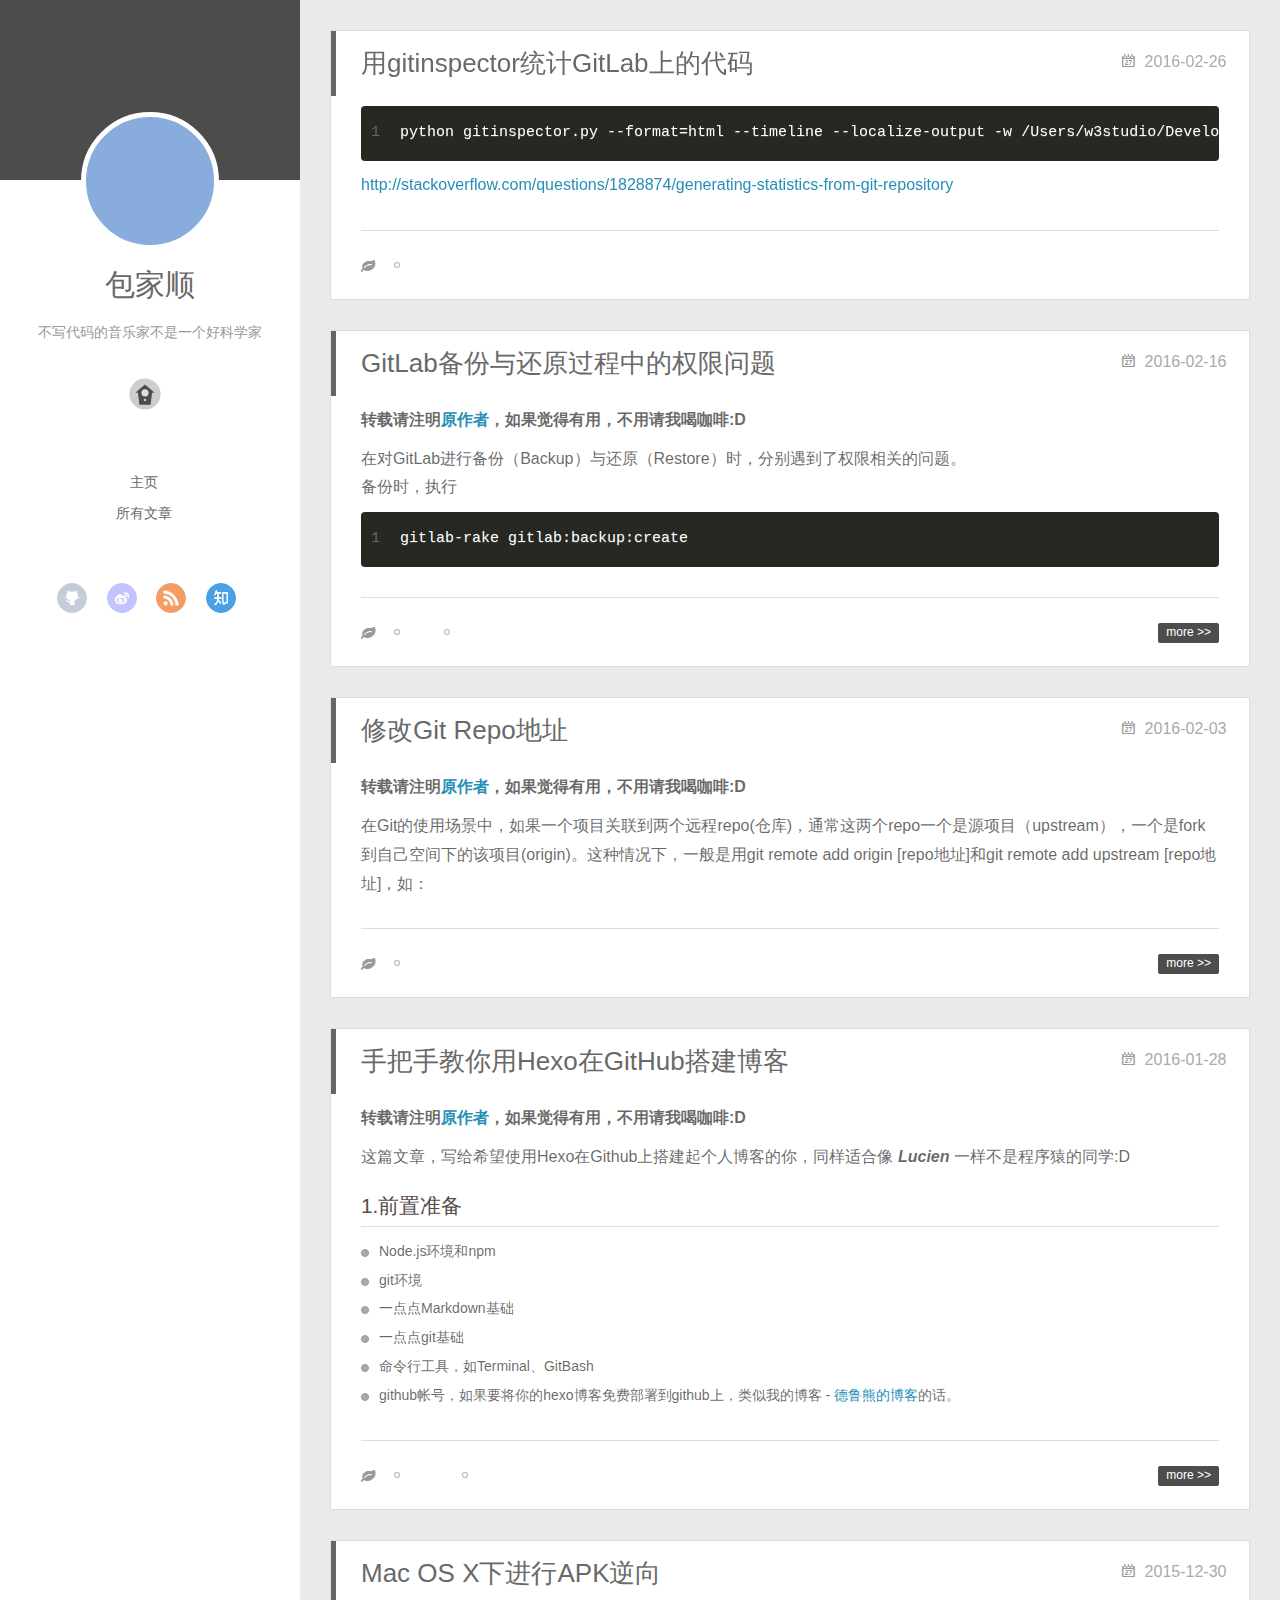
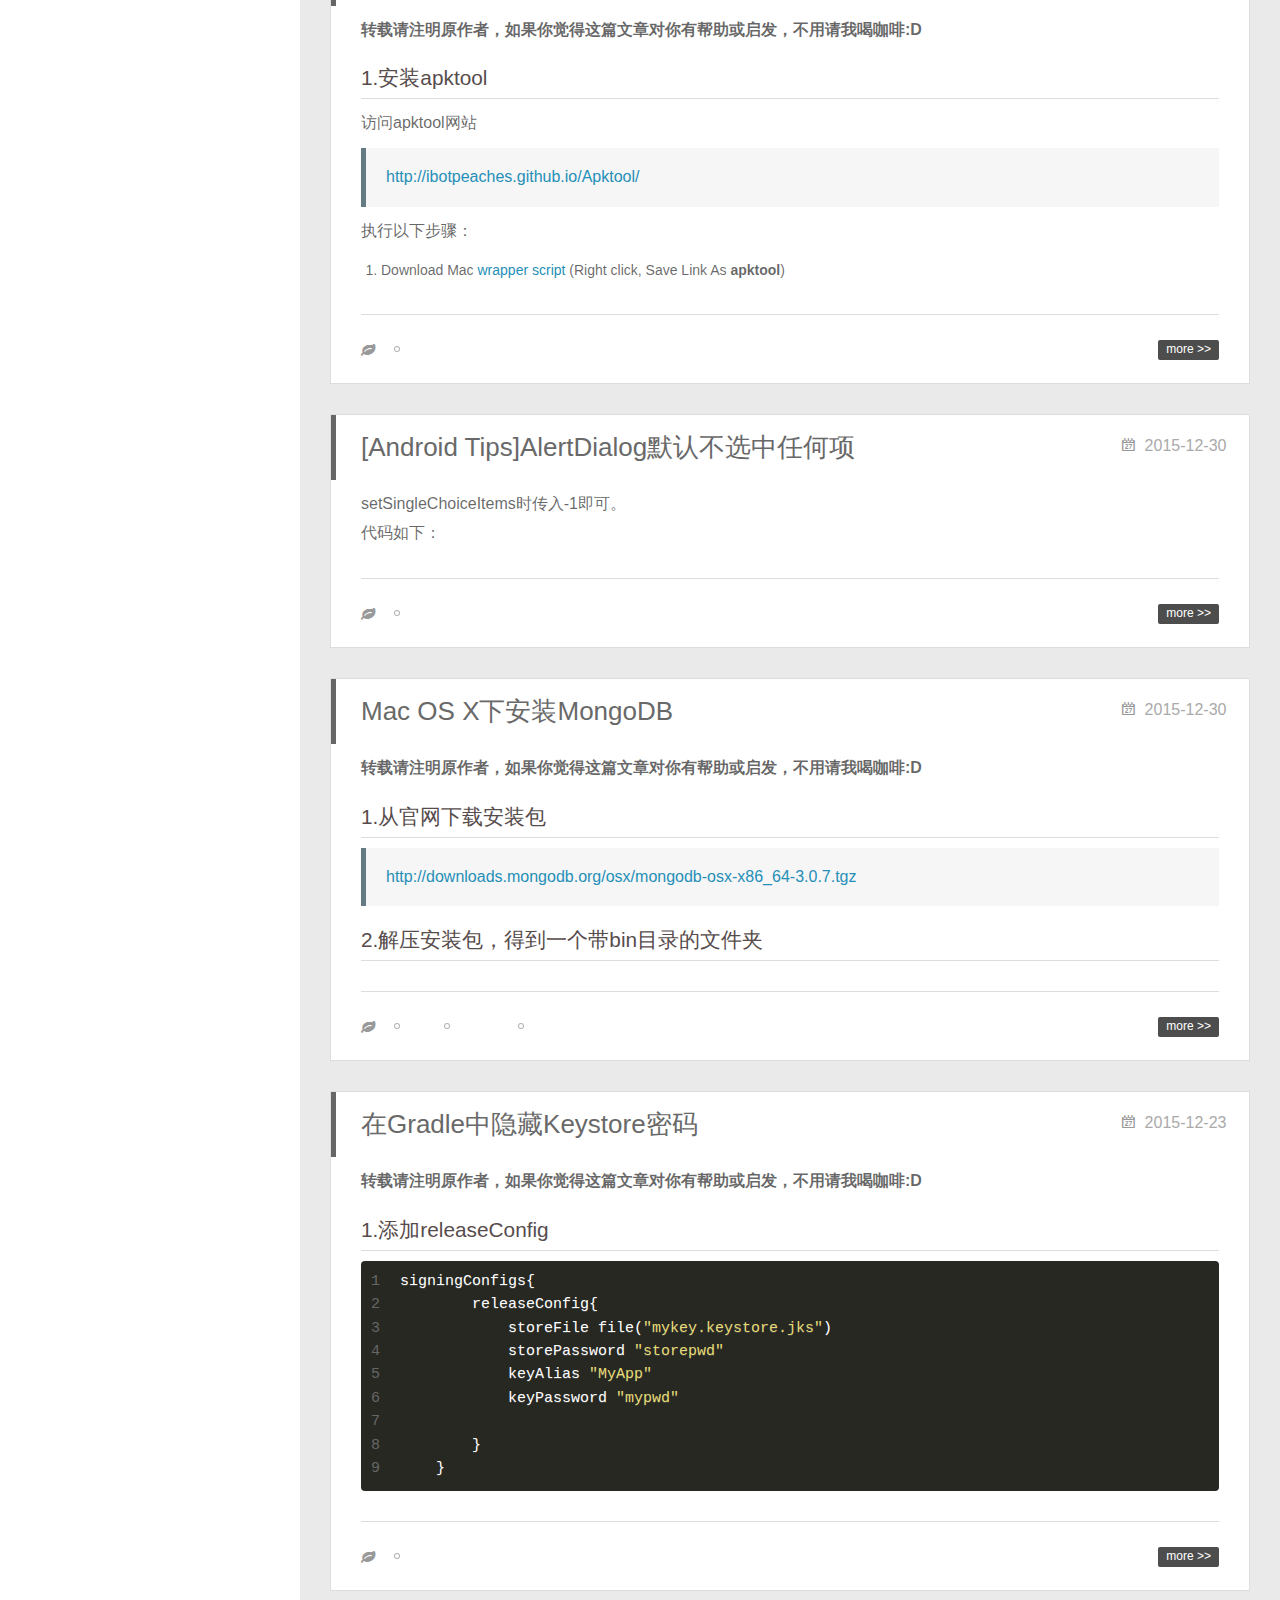
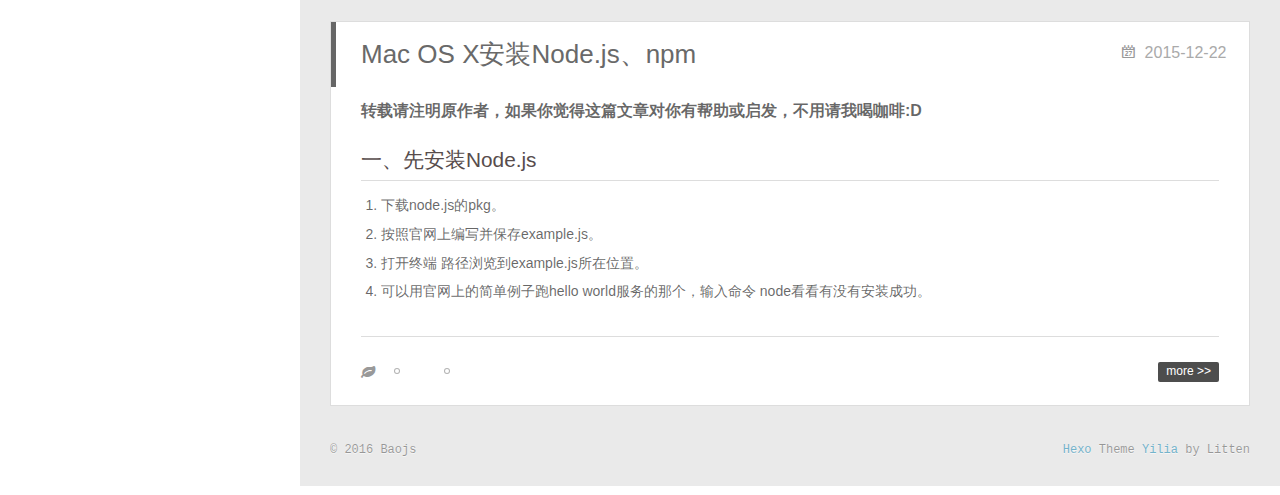
<file: index.html>
<!DOCTYPE html>
<html>
<head>
  <meta charset="utf-8">
  
  <meta http-equiv="X-UA-Compatible" content="IE=edge" >
  <title>淡舞惜落羽的博客</title>
  <meta name="viewport" content="width=device-width, initial-scale=1, maximum-scale=1">
  <meta name="description">
<meta property="og:type" content="website">
<meta property="og:title" content="淡舞惜落羽的博客">
<meta property="og:url" content="http://yoursite.com/index.html">
<meta property="og:site_name" content="淡舞惜落羽的博客">
<meta property="og:description">
<meta name="twitter:card" content="summary">
<meta name="twitter:title" content="淡舞惜莫羽的博客">
<meta name="twitter:description">
  
    <link rel="alternative" href="/atom.xml" title="淡舞惜莫羽的博客" type="application/atom+xml">
  
  
    <link rel="icon" href="/favicon.png">
  
  <link rel="stylesheet" href="/css/style.css" type="text/css">
</head>

<body>

  
<script>window._bd_share_config={"common":{"bdSnsKey":{},"bdText":"","bdMini":"2","bdMiniList":["qzone","tsina","weixin","tqq","tqf","tieba","douban","sqq","meilishuo","mogujie","isohu","ty"],"bdPic":"","bdStyle":"0","bdSize":"16"},"slide":{"type":"slide","bdImg":"2","bdPos":"right","bdTop":"165.5"}};with(document)0[(getElementsByTagName('head')[0]||body).appendChild(createElement('script')).src='http://bdimg.share.baidu.com/static/api/js/share.js?v=89860593.js?cdnversion='+~(-new Date()/36e5)];</script>


  <div id="container">
    <div class="left-col">
    <div class="overlay"></div>
<div class="intrude-less">
	<header id="header" class="inner">
		<a href="/" class="profilepic">
			
			<img lazy-src="/img/headportrait.jpeg" class="js-avatar">
			
		</a>

		<hgroup>
		  <h1 class="header-author"><a href="/">包家顺</a></h1>
		</hgroup>

		
		<p class="header-subtitle">不写代码的音乐家不是一个好科学家</p>
		

		
			<div class="switch-btn">
				<div class="icon">
					<div class="icon-ctn">
						<div class="icon-wrap icon-house" data-idx="0">
							<div class="birdhouse"></div>
							<div class="birdhouse_holes"></div>
						</div>
						<div class="icon-wrap icon-ribbon hide" data-idx="1">
							<div class="ribbon"></div>
						</div>
						
						<div class="icon-wrap icon-link hide" data-idx="2">
							<div class="loopback_l"></div>
							<div class="loopback_r"></div>
						</div>
						
						
					</div>
					
				</div>
				<div class="tips-box hide">
					<div class="tips-arrow"></div>
					<ul class="tips-inner">
						<li>菜单</li>
						<li>標籤</li>
						
						<li>友情链接</li>
						
						
					</ul>
				</div>
			</div>
		

		<div class="switch-area">
			<div class="switch-wrap">
				<section class="switch-part switch-part1">
					<nav class="header-menu">
						<ul>
						
							<li><a href="https://github.com/drubear">主页</a></li>
				        
							<li><a href="/archives">所有文章</a></li>
				        
						</ul>
					</nav>
					<nav class="header-nav">
						<div class="social">
							
								<a class="github" target="_blank" href="https://github.com/baojs" title="github">github</a>
					        
								<a class="weibo" target="_blank" href="http://weibo.com/u/3953108665?is_all=1" title="weibo">weibo</a>
					        
								<a class="rss" target="_blank" href="/#" title="rss">rss</a>
					        
								<a class="zhihu" target="_blank" href="https://www.zhihu.com/people/baojs" title="zhihu">zhihu</a>
					        
						</div>
					</nav>
				</section>
				
			
				<section class="switch-part switch-part2">
					<div class="widget tagcloud" id="js-tagcloud">
						<a href="/tags/Android/" style="font-size: 20px;">PHP</a> <a href="/tags/Mac/" style="font-size: 15px;">MySql</a>  <a href="/tags/Git/" style="font-size: 10px;">Git</a> <a href="/tags/NoSQL/" style="font-size: 10px;">NoSQL</a> <a href="/tags/hexo/" style="font-size: 10px;">hexo</a> <a href="/tags/node-js/" style="font-size: 10px;">node.js</a><a href="/tags/swoole/" style="font-size: 10px;">swoole</a> <a href="/tags/git/" style="font-size: 15px;">Linux</a>
					</div>
				</section>
				
				
				
				<section class="switch-part switch-part3">
					<div id="js-friends">
					
			          <a target="_blank" class="main-nav-link switch-friends-link" href="http://baojs.github.io">河马的博客</a>
			        
			        </div>
				</section>
				

				
			</div>
		</div>
	</header>				
</div>

    </div>
    <div class="mid-col">
      <nav id="mobile-nav">
  	<div class="overlay">
  		<div class="slider-trigger"></div>
  		<h1 class="header-author js-mobile-header hide">包家顺</h1>
  	</div>
	<div class="intrude-less">
		<header id="header" class="inner">
			<div class="profilepic">
			
				<img lazy-src="/img/headportrait.jpeg" class="js-avatar">
			
			</div>
			<hgroup>
			  <h1 class="header-author">包家顺</h1>
			</hgroup>
			
			<p class="header-subtitle">不写代码的音乐家不是一个好科学家</p>
			
			<nav class="header-menu">
				<ul>
				
					<li><a href="https://github.com/baojs">主页</a></li>
		        
					<li><a href="/archives">所有文章</a></li>
		        
		        <div class="clearfix"></div>
				</ul>
			</nav>
			<nav class="header-nav">
				<div class="social">
					
						<a class="github" target="_blank" href="https://github.com/baojs" title="github">github</a>
			        
						<a class="weibo" target="_blank" href="http://weibo.com/u/3953108665?is_all=1" title="weibo">weibo</a>
			        
						<a class="rss" target="_blank" href="/#" title="rss">rss</a>
			        
						<a class="zhihu" target="_blank" href="https://www.zhihu.com/people/baojs" title="zhihu">zhihu</a>
			        
				</div>
			</nav>
		</header>				
	</div>
</nav>

      <div class="body-wrap">
  
    <article id="post-用gitinspector统计GitLab上的代码" class="article article-type-post" itemscope itemprop="blogPost">
  
    <div class="article-meta">
      <a href="/2016/02/26/用gitinspector统计GitLab上的代码/" class="article-date">
  	<time datetime="2016-02-26T01:14:36.000Z" itemprop="datePublished">2016-02-26</time>
</a>
    </div>
  
  <div class="article-inner">
    
      <input type="hidden" class="isFancy" />
    
    
      <header class="article-header">
        
  
    <h1 itemprop="name">
      <a class="article-title" href="/2016/02/26/用gitinspector统计GitLab上的代码/">用gitinspector统计GitLab上的代码</a>
    </h1>
  

      </header>
      
    
    <div class="article-entry" itemprop="articleBody">
      
        <figure class="highlight gradle"><table><tr><td class="gutter"><pre><span class="line">1</span><br></pre></td><td class="code"><pre><span class="line">python gitinspector.py --format=html --timeline --localize-output -w <span class="regexp">/Users/</span>w3studio<span class="regexp">/Development/</span>andstu-ws<span class="regexp">/newmommy-android &gt; /U</span>sers<span class="regexp">/w3studio/</span>Desktop<span class="regexp">/2222.html</span></span><br></pre></td></tr></table></figure>
<p><a href="http://stackoverflow.com/questions/1828874/generating-statistics-from-git-repository" target="_blank" rel="external">http://stackoverflow.com/questions/1828874/generating-statistics-from-git-repository</a></p>

      
    </div>
    
    <div class="article-info article-info-index">
      
      
	<div class="article-tag tagcloud">
		<ul class="article-tag-list"><li class="article-tag-list-item"><a class="article-tag-list-link" href="/tags/git/">git</a></li></ul>
	</div>

      

      
      <div class="clearfix"></div>
    </div>
    
  </div>
  
  </article>












  
    <article id="post-GitLab备份与还原过程中的权限问题" class="article article-type-post" itemscope itemprop="blogPost">
  
    <div class="article-meta">
      <a href="/2016/02/16/GitLab备份与还原过程中的权限问题/" class="article-date">
  	<time datetime="2016-02-16T03:22:56.000Z" itemprop="datePublished">2016-02-16</time>
</a>
    </div>
  
  <div class="article-inner">
    
      <input type="hidden" class="isFancy" />
    
    
      <header class="article-header">
        
  
    <h1 itemprop="name">
      <a class="article-title" href="/2016/02/16/GitLab备份与还原过程中的权限问题/">GitLab备份与还原过程中的权限问题</a>
    </h1>
  

      </header>
      
    
    <div class="article-entry" itemprop="articleBody">
      
        <p><strong>转载请注明<a href="http://drubear.github.io">原作者</a>，如果觉得有用，不用请我喝咖啡:D</strong></p>
<p>在对GitLab进行备份（Backup）与还原（Restore）时，分别遇到了权限相关的问题。<br>备份时，执行</p>
<figure class="highlight css"><table><tr><td class="gutter"><pre><span class="line">1</span><br></pre></td><td class="code"><pre><span class="line"><span class="tag">gitlab-rake</span> <span class="tag">gitlab</span><span class="pseudo">:backup</span><span class="pseudo">:create</span></span><br></pre></td></tr></table></figure>
      
    </div>
    
    <div class="article-info article-info-index">
      
      
	<div class="article-tag tagcloud">
		<ul class="article-tag-list"><li class="article-tag-list-item"><a class="article-tag-list-link" href="/tags/git/">git</a></li><li class="article-tag-list-item"><a class="article-tag-list-link" href="/tags/gitlab/">gitlab</a></li></ul>
	</div>

      

      
        <p class="article-more-link">
          <a  href="/2016/02/16/GitLab备份与还原过程中的权限问题/#more">more >></a>
        </p>
      
      <div class="clearfix"></div>
    </div>
    
  </div>
  
</article>









  
    <article id="post-修改Git-Repo地址" class="article article-type-post" itemscope itemprop="blogPost">
  
    <div class="article-meta">
      <a href="/2016/02/03/修改Git-Repo地址/" class="article-date">
  	<time datetime="2016-02-03T01:35:34.000Z" itemprop="datePublished">2016-02-03</time>
</a>
    </div>
  
  <div class="article-inner">
    
      <input type="hidden" class="isFancy" />
    
    
      <header class="article-header">
        
  
    <h1 itemprop="name">
      <a class="article-title" href="/2016/02/03/修改Git-Repo地址/">修改Git Repo地址</a>
    </h1>
  

      </header>
      
    
    <div class="article-entry" itemprop="articleBody">
      
        <p><strong>转载请注明<a href="http://drubear.github.io">原作者</a>，如果觉得有用，不用请我喝咖啡:D</strong></p>
<p>在Git的使用场景中，如果一个项目关联到两个远程repo(仓库)，通常这两个repo一个是源项目（upstream），一个是fork到自己空间下的该项目(origin)。这种情况下，一般是用git remote add origin [repo地址]和git remote add upstream [repo地址]，如：</p>
      
    </div>
    
    <div class="article-info article-info-index">
      
      
	<div class="article-tag tagcloud">
		<ul class="article-tag-list"><li class="article-tag-list-item"><a class="article-tag-list-link" href="/tags/Git/">Git</a></li></ul>
	</div>

      

      
        <p class="article-more-link">
          <a  href="/2016/02/03/修改Git-Repo地址/#more">more >></a>
        </p>
      
      <div class="clearfix"></div>
    </div>
    
  </div>
  
</article>









  
    <article id="post-手把手教你用Hexo在GitHub搭建博客" class="article article-type-post" itemscope itemprop="blogPost">
  
    <div class="article-meta">
      <a href="/2016/01/28/手把手教你用Hexo在GitHub搭建博客/" class="article-date">
  	<time datetime="2016-01-28T03:34:45.000Z" itemprop="datePublished">2016-01-28</time>
</a>
    </div>
  
  <div class="article-inner">
    
      <input type="hidden" class="isFancy" />
    
    
      <header class="article-header">
        
  
    <h1 itemprop="name">
      <a class="article-title" href="/2016/01/28/手把手教你用Hexo在GitHub搭建博客/">手把手教你用Hexo在GitHub搭建博客</a>
    </h1>
  

      </header>
      
    
    <div class="article-entry" itemprop="articleBody">
      
        <p><strong>转载请注明<a href="http://drubear.github.io">原作者</a>，如果觉得有用，不用请我喝咖啡:D</strong></p>
<p>这篇文章，写给希望使用Hexo在Github上搭建起个人博客的你，同样适合像 <strong><em>Lucien</em></strong> 一样不是程序猿的同学:D</p>
<h2 id="1-_u524D_u7F6E_u51C6_u5907"><a href="#1-_u524D_u7F6E_u51C6_u5907" class="headerlink" title="1.前置准备"></a>1.前置准备</h2><ul>
<li>Node.js环境和npm</li>
<li>git环境</li>
<li>一点点Markdown基础</li>
<li>一点点git基础</li>
<li>命令行工具，如Terminal、GitBash</li>
<li>github帐号，如果要将你的hexo博客免费部署到github上，类似我的博客 - <a href="http://drubear.github.io/">德鲁熊的博客</a>的话。</li>
</ul>
      
    </div>
    
    <div class="article-info article-info-index">
      
      
	<div class="article-tag tagcloud">
		<ul class="article-tag-list"><li class="article-tag-list-item"><a class="article-tag-list-link" href="/tags/github/">github</a></li><li class="article-tag-list-item"><a class="article-tag-list-link" href="/tags/hexo/">hexo</a></li></ul>
	</div>

      

      
        <p class="article-more-link">
          <a  href="/2016/01/28/手把手教你用Hexo在GitHub搭建博客/#more">more >></a>
        </p>
      
      <div class="clearfix"></div>
    </div>
    
  </div>
  
</article>









  
    <article id="post-Mac-OS-X下进行APK逆向" class="article article-type-post" itemscope itemprop="blogPost">
  
    <div class="article-meta">
      <a href="/2015/12/30/Mac-OS-X下进行APK逆向/" class="article-date">
  	<time datetime="2015-12-30T05:52:04.000Z" itemprop="datePublished">2015-12-30</time>
</a>
    </div>
  
  <div class="article-inner">
    
      <input type="hidden" class="isFancy" />
    
    
      <header class="article-header">
        
  
    <h1 itemprop="name">
      <a class="article-title" href="/2015/12/30/Mac-OS-X下进行APK逆向/">Mac OS X下进行APK逆向</a>
    </h1>
  

      </header>
      
    
    <div class="article-entry" itemprop="articleBody">
      
        <p><strong>转载请注明原作者，如果你觉得这篇文章对你有帮助或启发，不用请我喝咖啡:D</strong></p>
<h2 id="1-_u5B89_u88C5apktool"><a href="#1-_u5B89_u88C5apktool" class="headerlink" title="1.安装apktool"></a>1.安装apktool</h2><p>访问apktool网站</p>
<blockquote>
<p><a href="http://ibotpeaches.github.io/Apktool/">http://ibotpeaches.github.io/Apktool/</a></p>
</blockquote>
<p>执行以下步骤：</p>
<ol>
<li>Download Mac <a href="https://raw.githubusercontent.com/iBotPeaches/Apktool/master/scripts/osx/apktool">wrapper script</a> (Right click, Save Link As <strong>apktool</strong>)</li>
</ol>
      
    </div>
    
    <div class="article-info article-info-index">
      
      
	<div class="article-tag tagcloud">
		<ul class="article-tag-list"><li class="article-tag-list-item"><a class="article-tag-list-link" href="/tags/Android/">Android</a></li></ul>
	</div>

      

      
        <p class="article-more-link">
          <a  href="/2015/12/30/Mac-OS-X下进行APK逆向/#more">more >></a>
        </p>
      
      <div class="clearfix"></div>
    </div>
    
  </div>
  
</article>









  
    <article id="post-Android-Tips-AlertDialog默认不选中任何项" class="article article-type-post" itemscope itemprop="blogPost">
  
    <div class="article-meta">
      <a href="/2015/12/30/Android-Tips-AlertDialog默认不选中任何项/" class="article-date">
  	<time datetime="2015-12-30T05:49:48.000Z" itemprop="datePublished">2015-12-30</time>
</a>
    </div>
  
  <div class="article-inner">
    
      <input type="hidden" class="isFancy" />
    
    
      <header class="article-header">
        
  
    <h1 itemprop="name">
      <a class="article-title" href="/2015/12/30/Android-Tips-AlertDialog默认不选中任何项/">[Android Tips]AlertDialog默认不选中任何项</a>
    </h1>
  

      </header>
      
    
    <div class="article-entry" itemprop="articleBody">
      
        <p>setSingleChoiceItems时传入-1即可。<br>代码如下：<br>
      
    </div>
    
    <div class="article-info article-info-index">
      
      
	<div class="article-tag tagcloud">
		<ul class="article-tag-list"><li class="article-tag-list-item"><a class="article-tag-list-link" href="/tags/Android/">Android</a></li></ul>
	</div>

      

      
        <p class="article-more-link">
          <a  href="/2015/12/30/Android-Tips-AlertDialog默认不选中任何项/#more">more >></a>
        </p>
      
      <div class="clearfix"></div>
    </div>
    
  </div>
  
</article>









  
    <article id="post-Mac-OS-X下安装MongoDB" class="article article-type-post" itemscope itemprop="blogPost">
  
    <div class="article-meta">
      <a href="/2015/12/30/Mac-OS-X下安装MongoDB/" class="article-date">
  	<time datetime="2015-12-30T05:38:02.000Z" itemprop="datePublished">2015-12-30</time>
</a>
    </div>
  
  <div class="article-inner">
    
      <input type="hidden" class="isFancy" />
    
    
      <header class="article-header">
        
  
    <h1 itemprop="name">
      <a class="article-title" href="/2015/12/30/Mac-OS-X下安装MongoDB/">Mac OS X下安装MongoDB</a>
    </h1>
  

      </header>
      
    
    <div class="article-entry" itemprop="articleBody">
      
        <p><strong>转载请注明原作者，如果你觉得这篇文章对你有帮助或启发，不用请我喝咖啡:D</strong></p>
<h2 id="1-_u4ECE_u5B98_u7F51_u4E0B_u8F7D_u5B89_u88C5_u5305"><a href="#1-_u4ECE_u5B98_u7F51_u4E0B_u8F7D_u5B89_u88C5_u5305" class="headerlink" title="1.从官网下载安装包"></a>1.从官网下载安装包</h2><blockquote>
<p><a href="http://downloads.mongodb.org/osx/mongodb-osx-x86_64-3.0.7.tgz">http://downloads.mongodb.org/osx/mongodb-osx-x86_64-3.0.7.tgz</a>  </p>
</blockquote>
<h2 id="2-_u89E3_u538B_u5B89_u88C5_u5305_uFF0C_u5F97_u5230_u4E00_u4E2A_u5E26bin_u76EE_u5F55_u7684_u6587_u4EF6_u5939"><a href="#2-_u89E3_u538B_u5B89_u88C5_u5305_uFF0C_u5F97_u5230_u4E00_u4E2A_u5E26bin_u76EE_u5F55_u7684_u6587_u4EF6_u5939" class="headerlink" title="2.解压安装包，得到一个带bin目录的文件夹"></a>2.解压安装包，得到一个带bin目录的文件夹</h2>
      
    </div>
    
    <div class="article-info article-info-index">
      
      
	<div class="article-tag tagcloud">
		<ul class="article-tag-list"><li class="article-tag-list-item"><a class="article-tag-list-link" href="/tags/Mac/">Mac</a></li><li class="article-tag-list-item"><a class="article-tag-list-link" href="/tags/MongoDB/">MongoDB</a></li><li class="article-tag-list-item"><a class="article-tag-list-link" href="/tags/NoSQL/">NoSQL</a></li></ul>
	</div>

      

      
        <p class="article-more-link">
          <a  href="/2015/12/30/Mac-OS-X下安装MongoDB/#more">more >></a>
        </p>
      
      <div class="clearfix"></div>
    </div>
    
  </div>
  
</article>









  
    <article id="post-在Gradle中隐藏Keystore密码" class="article article-type-post" itemscope itemprop="blogPost">
  
    <div class="article-meta">
      <a href="/2015/12/23/在Gradle中隐藏Keystore密码/" class="article-date">
  	<time datetime="2015-12-23T06:19:59.000Z" itemprop="datePublished">2015-12-23</time>
</a>
    </div>
  
  <div class="article-inner">
    
      <input type="hidden" class="isFancy" />
    
    
      <header class="article-header">
        
  
    <h1 itemprop="name">
      <a class="article-title" href="/2015/12/23/在Gradle中隐藏Keystore密码/">在Gradle中隐藏Keystore密码</a>
    </h1>
  

      </header>
      
    
    <div class="article-entry" itemprop="articleBody">
      
        <p><strong>转载请注明原作者，如果你觉得这篇文章对你有帮助或启发，不用请我喝咖啡:D</strong></p>
<h2 id="1-_u6DFB_u52A0releaseConfig"><a href="#1-_u6DFB_u52A0releaseConfig" class="headerlink" title="1.添加releaseConfig"></a>1.添加releaseConfig</h2><figure class="highlight xquery"><table><tr><td class="gutter"><pre><span class="line">1</span><br><span class="line">2</span><br><span class="line">3</span><br><span class="line">4</span><br><span class="line">5</span><br><span class="line">6</span><br><span class="line">7</span><br><span class="line">8</span><br><span class="line">9</span><br></pre></td><td class="code"><pre><span class="line">signingConfigs&#123;</span><br><span class="line">        releaseConfig&#123;</span><br><span class="line">            storeFile file(<span class="string">"mykey.keystore.jks"</span>)</span><br><span class="line">            storePassword <span class="string">"storepwd"</span></span><br><span class="line">            keyAlias <span class="string">"MyApp"</span></span><br><span class="line">            keyPassword <span class="string">"mypwd"</span></span><br><span class="line"></span><br><span class="line">        &#125;</span><br><span class="line">    &#125;</span><br></pre></td></tr></table></figure>
      
    </div>
    
    <div class="article-info article-info-index">
      
      
	<div class="article-tag tagcloud">
		<ul class="article-tag-list"><li class="article-tag-list-item"><a class="article-tag-list-link" href="/tags/Android/">Android</a></li></ul>
	</div>

      

      
        <p class="article-more-link">
          <a  href="/2015/12/23/在Gradle中隐藏Keystore密码/#more">more >></a>
        </p>
      
      <div class="clearfix"></div>
    </div>
    
  </div>
  
</article>









  
    <article id="post-Mac-OS-X安装Node-js、npm" class="article article-type-post" itemscope itemprop="blogPost">
  
    <div class="article-meta">
      <a href="/2015/12/22/Mac-OS-X安装Node-js、npm/" class="article-date">
  	<time datetime="2015-12-22T06:29:45.000Z" itemprop="datePublished">2015-12-22</time>
</a>
    </div>
  
  <div class="article-inner">
    
      <input type="hidden" class="isFancy" />
    
    
      <header class="article-header">
        
  
    <h1 itemprop="name">
      <a class="article-title" href="/2015/12/22/Mac-OS-X安装Node-js、npm/">Mac OS X安装Node.js、npm</a>
    </h1>
  

      </header>
      
    
    <div class="article-entry" itemprop="articleBody">
      
        <p><strong>转载请注明原作者，如果你觉得这篇文章对你有帮助或启发，不用请我喝咖啡:D</strong></p>
<h2 id="u4E00_u3001_u5148_u5B89_u88C5Node-js"><a href="#u4E00_u3001_u5148_u5B89_u88C5Node-js" class="headerlink" title="一、先安装Node.js"></a>一、先安装Node.js</h2><ol>
<li>下载node.js的pkg。</li>
<li>按照官网上编写并保存example.js。</li>
<li>打开终端 路径浏览到example.js所在位置。</li>
<li>可以用官网上的简单例子跑hello world服务的那个，输入命令 node看看有没有安装成功。 </li>
</ol>
      
    </div>
    
    <div class="article-info article-info-index">
      
      
	<div class="article-tag tagcloud">
		<ul class="article-tag-list"><li class="article-tag-list-item"><a class="article-tag-list-link" href="/tags/Mac/">Mac</a></li><li class="article-tag-list-item"><a class="article-tag-list-link" href="/tags/node-js/">node.js</a></li></ul>
	</div>

      

      
        <p class="article-more-link">
          <a  href="/2015/12/22/Mac-OS-X安装Node-js、npm/#more">more >></a>
        </p>
      
      <div class="clearfix"></div>
    </div>
    
  </div>
  
</article>









  
  
</div>
      <footer id="footer">
  <div class="outer">
    <div id="footer-info">
    	<div class="footer-left">
    		&copy; 2016 Baojs
    	</div>
      	<div class="footer-right">
      		<a href="http://hexo.io/" target="_blank">Hexo</a>  Theme <a href="https://github.com/litten/hexo-theme-yilia" target="_blank">Yilia</a> by Litten
      	</div>
    </div>
  </div>
</footer>
    </div>
    
  <link rel="stylesheet" href="/fancybox/jquery.fancybox.css" type="text/css">


<script>
	var yiliaConfig = {
		fancybox: true,
		mathjax: true,
		animate: true,
		isHome: true,
		isPost: false,
		isArchive: false,
		isTag: false,
		isCategory: false,
		open_in_new: false
	}
</script>
<script src="http://7.url.cn/edu/jslib/comb/require-2.1.6,jquery-1.9.1.min.js" type="text/javascript"></script>
<script src="/js/main.js" type="text/javascript"></script>






<script type="text/x-mathjax-config">
MathJax.Hub.Config({
    tex2jax: {
        inlineMath: [ ['$','$'], ["\\(","\\)"]  ],
        processEscapes: true,
        skipTags: ['script', 'noscript', 'style', 'textarea', 'pre', 'code']
    }
});

MathJax.Hub.Queue(function() {
    var all = MathJax.Hub.getAllJax(), i;
    for(i=0; i < all.length; i += 1) {
        all[i].SourceElement().parentNode.className += ' has-jax';                 
    }       
});
</script>

<script type="text/javascript" src="http://cdn.mathjax.org/mathjax/latest/MathJax.js?config=TeX-AMS-MML_HTMLorMML">
</script>


  </div>
</body>
</html>
</file>
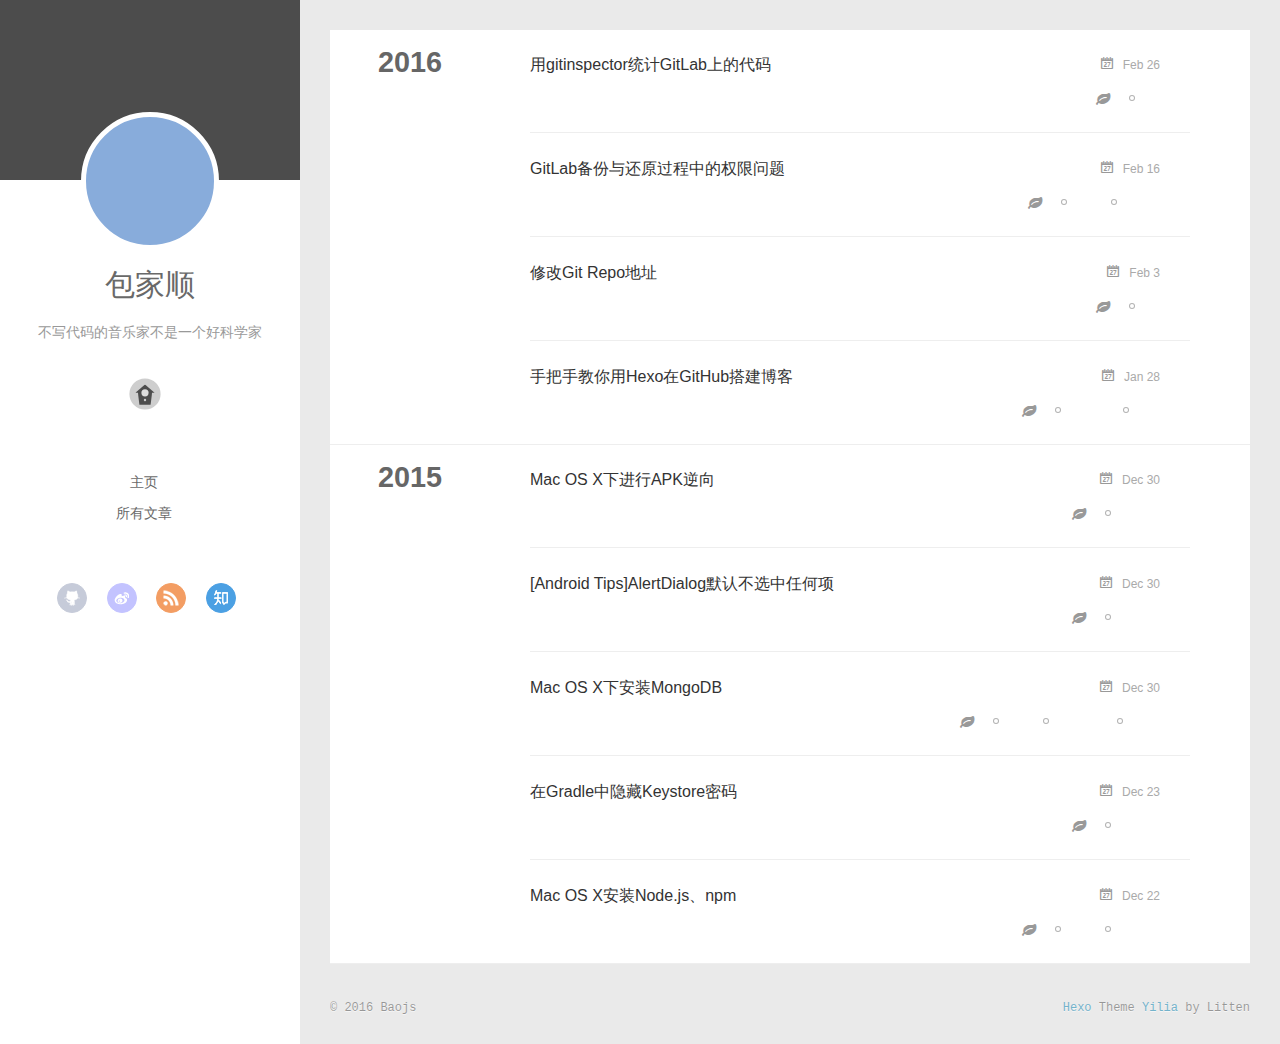
<file: archives/index.html>
<!DOCTYPE html>
<html>
<head>
  <meta charset="utf-8">
  
  <meta http-equiv="X-UA-Compatible" content="IE=edge" >
  <title>Archives | 淡舞惜莫羽的博客</title>
  <meta name="viewport" content="width=device-width, initial-scale=1, maximum-scale=1">
  <meta name="description">
<meta property="og:type" content="website">
<meta property="og:title" content="淡舞惜莫羽的博客">
<meta property="og:url" content="http://yoursite.com/archives/index.html">
<meta property="og:site_name" content="淡舞惜莫羽的博客">
<meta property="og:description">
<meta name="twitter:card" content="summary">
<meta name="twitter:title" content="淡舞惜莫羽的博客">
<meta name="twitter:description">
  
    <link rel="alternative" href="/atom.xml" title="淡舞惜莫羽的博客" type="application/atom+xml">
  
  
    <link rel="icon" href="/favicon.png">
  
  <link rel="stylesheet" href="/css/style.css" type="text/css">
</head>

<body>
  <div id="container">
    <div class="left-col">
    <div class="overlay"></div>
<div class="intrude-less">
	<header id="header" class="inner">
		<a href="/" class="profilepic">
			
			<img lazy-src="/img/headportrait.jpeg" class="js-avatar">
			
		</a>

		<hgroup>
		  <h1 class="header-author"><a href="/">包家顺</a></h1>
		</hgroup>

		
		<p class="header-subtitle">不写代码的音乐家不是一个好科学家</p>
		

		
			<div class="switch-btn">
				<div class="icon">
					<div class="icon-ctn">
						<div class="icon-wrap icon-house" data-idx="0">
							<div class="birdhouse"></div>
							<div class="birdhouse_holes"></div>
						</div>
						<div class="icon-wrap icon-ribbon hide" data-idx="1">
							<div class="ribbon"></div>
						</div>
						
						<div class="icon-wrap icon-link hide" data-idx="2">
							<div class="loopback_l"></div>
							<div class="loopback_r"></div>
						</div>
						
						
					</div>
					
				</div>
				<div class="tips-box hide">
					<div class="tips-arrow"></div>
					<ul class="tips-inner">
						<li>菜单</li>
						<li>標籤</li>
						
						<li>友情链接</li>
						
						
					</ul>
				</div>
			</div>
		

		<div class="switch-area">
			<div class="switch-wrap">
				<section class="switch-part switch-part1">
					<nav class="header-menu">
						<ul>
						
							<li><a href="https://github.com/baojs">主页</a></li>
				        
							<li><a href="/archives">所有文章</a></li>
				        
						</ul>
					</nav>
					<nav class="header-nav">
						<div class="social">
							
								<a class="github" target="_blank" href="https://github.com/baojs" title="github">github</a>
					        
								<a class="weibo" target="_blank" href="http://weibo.com/u/3953108665?is_all=1" title="weibo">weibo</a>
					        
								<a class="rss" target="_blank" href="/#" title="rss">rss</a>
					        
								<a class="zhihu" target="_blank" href="https://www.zhihu.com/people/baojs" title="zhihu">zhihu</a>
					        
						</div>
					</nav>
				</section>
				
				
				<section class="switch-part switch-part2">
					<div class="widget tagcloud" id="js-tagcloud">
						<a href="/tags/Android/" style="font-size: 20px;">Android</a> <a href="/tags/Git/" style="font-size: 10px;">Git</a> <a href="/tags/Mac/" style="font-size: 15px;">Mac</a> <a href="/tags/MongoDB/" style="font-size: 10px;">MongoDB</a> <a href="/tags/NoSQL/" style="font-size: 10px;">NoSQL</a> <a href="/tags/git/" style="font-size: 15px;">git</a> <a href="/tags/github/" style="font-size: 10px;">github</a> <a href="/tags/gitlab/" style="font-size: 10px;">gitlab</a> <a href="/tags/hexo/" style="font-size: 10px;">hexo</a> <a href="/tags/node-js/" style="font-size: 10px;">node.js</a>
					</div>
				</section>
				
				
				
				<section class="switch-part switch-part3">
					<div id="js-friends">
					
			          <a target="_blank" class="main-nav-link switch-friends-link" href="http://icetea.github.io">河马的博客</a>
			        
			        </div>
				</section>
				

				
			</div>
		</div>
	</header>				
</div>

    </div>
    <div class="mid-col">
      <nav id="mobile-nav">
  	<div class="overlay">
  		<div class="slider-trigger"></div>
  		<h1 class="header-author js-mobile-header hide">包家顺</h1>
  	</div>
	<div class="intrude-less">
		<header id="header" class="inner">
			<div class="profilepic">
			
				<img lazy-src="/img/headportrait.jpeg" class="js-avatar">
			
			</div>
			<hgroup>
			  <h1 class="header-author">包家顺</h1>
			</hgroup>
			
			<p class="header-subtitle">不写代码的音乐家不是一个好科学家</p>
			
			<nav class="header-menu">
				<ul>
				
					<li><a href="https://github.com/baojs">主页</a></li>
		        
					<li><a href="/archives">所有文章</a></li>
		        
		        <div class="clearfix"></div>
				</ul>
			</nav>
			<nav class="header-nav">
				<div class="social">
					
						<a class="github" target="_blank" href="https://github.com/baojs" title="github">github</a>
			        
						<a class="weibo" target="_blank" href="http://weibo.com/u/3953108665?is_all=1" title="weibo">weibo</a>
			        
						<a class="rss" target="_blank" href="/#" title="rss">rss</a>
			        
						<a class="zhihu" target="_blank" href="https://www.zhihu.com/people/baojs" title="zhihu">zhihu</a>
			        
				</div>
			</nav>
		</header>				
	</div>
</nav>

      <div class="body-wrap">
  
  
    
    
      
      
      <section class="archives-wrap">
        <div class="archive-year-wrap">
          <a href="/archives/2016" class="archive-year">2016</a>
        </div>
        <div class="archives">
    
    <article class="archive-article archive-type-post">
  <div class="archive-article-inner">
    <header class="archive-article-header">
      	<div class="article-meta">
	      	<a href="/2016/02/26/用gitinspector统计GitLab上的代码/" class="archive-article-date">
  	<time datetime="2016-02-26T01:14:36.000Z" itemprop="datePublished">Feb 26</time>
</a>
        </div>
    	 
  
    <h1 itemprop="name">
      <a class="archive-article-title" href="/2016/02/26/用gitinspector统计GitLab上的代码/">用gitinspector统计GitLab上的代码</a>
    </h1>
  

        <div class="article-info info-on-right">
          
	<div class="article-tag tagcloud">
		<ul class="article-tag-list"><li class="article-tag-list-item"><a class="article-tag-list-link" href="/tags/git/">git</a></li></ul>
	</div>

          

        </div>
        <div class="clearfix"></div>
    </header>
  </div>
</article>
  
    
    
    <article class="archive-article archive-type-post">
  <div class="archive-article-inner">
    <header class="archive-article-header">
      	<div class="article-meta">
	      	<a href="/2016/02/16/GitLab备份与还原过程中的权限问题/" class="archive-article-date">
  	<time datetime="2016-02-16T03:22:56.000Z" itemprop="datePublished">Feb 16</time>
</a>
        </div>
    	 
  
    <h1 itemprop="name">
      <a class="archive-article-title" href="/2016/02/16/GitLab备份与还原过程中的权限问题/">GitLab备份与还原过程中的权限问题</a>
    </h1>
  

        <div class="article-info info-on-right">
          
	<div class="article-tag tagcloud">
		<ul class="article-tag-list"><li class="article-tag-list-item"><a class="article-tag-list-link" href="/tags/git/">git</a></li><li class="article-tag-list-item"><a class="article-tag-list-link" href="/tags/gitlab/">gitlab</a></li></ul>
	</div>

          

        </div>
        <div class="clearfix"></div>
    </header>
  </div>
</article>
  
    
    
    <article class="archive-article archive-type-post">
  <div class="archive-article-inner">
    <header class="archive-article-header">
      	<div class="article-meta">
	      	<a href="/2016/02/03/修改Git-Repo地址/" class="archive-article-date">
  	<time datetime="2016-02-03T01:35:34.000Z" itemprop="datePublished">Feb 3</time>
</a>
        </div>
    	 
  
    <h1 itemprop="name">
      <a class="archive-article-title" href="/2016/02/03/修改Git-Repo地址/">修改Git Repo地址</a>
    </h1>
  

        <div class="article-info info-on-right">
          
	<div class="article-tag tagcloud">
		<ul class="article-tag-list"><li class="article-tag-list-item"><a class="article-tag-list-link" href="/tags/Git/">Git</a></li></ul>
	</div>

          

        </div>
        <div class="clearfix"></div>
    </header>
  </div>
</article>
  
    
    
    <article class="archive-article archive-type-post">
  <div class="archive-article-inner">
    <header class="archive-article-header">
      	<div class="article-meta">
	      	<a href="/2016/01/28/手把手教你用Hexo在GitHub搭建博客/" class="archive-article-date">
  	<time datetime="2016-01-28T03:34:45.000Z" itemprop="datePublished">Jan 28</time>
</a>
        </div>
    	 
  
    <h1 itemprop="name">
      <a class="archive-article-title" href="/2016/01/28/手把手教你用Hexo在GitHub搭建博客/">手把手教你用Hexo在GitHub搭建博客</a>
    </h1>
  

        <div class="article-info info-on-right">
          
	<div class="article-tag tagcloud">
		<ul class="article-tag-list"><li class="article-tag-list-item"><a class="article-tag-list-link" href="/tags/github/">github</a></li><li class="article-tag-list-item"><a class="article-tag-list-link" href="/tags/hexo/">hexo</a></li></ul>
	</div>

          

        </div>
        <div class="clearfix"></div>
    </header>
  </div>
</article>
  
    
    
      
        </div></section>
      
      
      <section class="archives-wrap">
        <div class="archive-year-wrap">
          <a href="/archives/2015" class="archive-year">2015</a>
        </div>
        <div class="archives">
    
    <article class="archive-article archive-type-post">
  <div class="archive-article-inner">
    <header class="archive-article-header">
      	<div class="article-meta">
	      	<a href="/2015/12/30/Mac-OS-X下进行APK逆向/" class="archive-article-date">
  	<time datetime="2015-12-30T05:52:04.000Z" itemprop="datePublished">Dec 30</time>
</a>
        </div>
    	 
  
    <h1 itemprop="name">
      <a class="archive-article-title" href="/2015/12/30/Mac-OS-X下进行APK逆向/">Mac OS X下进行APK逆向</a>
    </h1>
  

        <div class="article-info info-on-right">
          
	<div class="article-tag tagcloud">
		<ul class="article-tag-list"><li class="article-tag-list-item"><a class="article-tag-list-link" href="/tags/Android/">Android</a></li></ul>
	</div>

          

        </div>
        <div class="clearfix"></div>
    </header>
  </div>
</article>
  
    
    
    <article class="archive-article archive-type-post">
  <div class="archive-article-inner">
    <header class="archive-article-header">
      	<div class="article-meta">
	      	<a href="/2015/12/30/Android-Tips-AlertDialog默认不选中任何项/" class="archive-article-date">
  	<time datetime="2015-12-30T05:49:48.000Z" itemprop="datePublished">Dec 30</time>
</a>
        </div>
    	 
  
    <h1 itemprop="name">
      <a class="archive-article-title" href="/2015/12/30/Android-Tips-AlertDialog默认不选中任何项/">[Android Tips]AlertDialog默认不选中任何项</a>
    </h1>
  

        <div class="article-info info-on-right">
          
	<div class="article-tag tagcloud">
		<ul class="article-tag-list"><li class="article-tag-list-item"><a class="article-tag-list-link" href="/tags/Android/">Android</a></li></ul>
	</div>

          

        </div>
        <div class="clearfix"></div>
    </header>
  </div>
</article>
  
    
    
    <article class="archive-article archive-type-post">
  <div class="archive-article-inner">
    <header class="archive-article-header">
      	<div class="article-meta">
	      	<a href="/2015/12/30/Mac-OS-X下安装MongoDB/" class="archive-article-date">
  	<time datetime="2015-12-30T05:38:02.000Z" itemprop="datePublished">Dec 30</time>
</a>
        </div>
    	 
  
    <h1 itemprop="name">
      <a class="archive-article-title" href="/2015/12/30/Mac-OS-X下安装MongoDB/">Mac OS X下安装MongoDB</a>
    </h1>
  

        <div class="article-info info-on-right">
          
	<div class="article-tag tagcloud">
		<ul class="article-tag-list"><li class="article-tag-list-item"><a class="article-tag-list-link" href="/tags/Mac/">Mac</a></li><li class="article-tag-list-item"><a class="article-tag-list-link" href="/tags/MongoDB/">MongoDB</a></li><li class="article-tag-list-item"><a class="article-tag-list-link" href="/tags/NoSQL/">NoSQL</a></li></ul>
	</div>

          

        </div>
        <div class="clearfix"></div>
    </header>
  </div>
</article>
  
    
    
    <article class="archive-article archive-type-post">
  <div class="archive-article-inner">
    <header class="archive-article-header">
      	<div class="article-meta">
	      	<a href="/2015/12/23/在Gradle中隐藏Keystore密码/" class="archive-article-date">
  	<time datetime="2015-12-23T06:19:59.000Z" itemprop="datePublished">Dec 23</time>
</a>
        </div>
    	 
  
    <h1 itemprop="name">
      <a class="archive-article-title" href="/2015/12/23/在Gradle中隐藏Keystore密码/">在Gradle中隐藏Keystore密码</a>
    </h1>
  

        <div class="article-info info-on-right">
          
	<div class="article-tag tagcloud">
		<ul class="article-tag-list"><li class="article-tag-list-item"><a class="article-tag-list-link" href="/tags/Android/">Android</a></li></ul>
	</div>

          

        </div>
        <div class="clearfix"></div>
    </header>
  </div>
</article>
  
    
    
    <article class="archive-article archive-type-post">
  <div class="archive-article-inner">
    <header class="archive-article-header">
      	<div class="article-meta">
	      	<a href="/2015/12/22/Mac-OS-X安装Node-js、npm/" class="archive-article-date">
  	<time datetime="2015-12-22T06:29:45.000Z" itemprop="datePublished">Dec 22</time>
</a>
        </div>
    	 
  
    <h1 itemprop="name">
      <a class="archive-article-title" href="/2015/12/22/Mac-OS-X安装Node-js、npm/">Mac OS X安装Node.js、npm</a>
    </h1>
  

        <div class="article-info info-on-right">
          
	<div class="article-tag tagcloud">
		<ul class="article-tag-list"><li class="article-tag-list-item"><a class="article-tag-list-link" href="/tags/Mac/">Mac</a></li><li class="article-tag-list-item"><a class="article-tag-list-link" href="/tags/node-js/">node.js</a></li></ul>
	</div>

          

        </div>
        <div class="clearfix"></div>
    </header>
  </div>
</article>
  
  
    </div></section>
  

    

</div>
      <footer id="footer">
  <div class="outer">
    <div id="footer-info">
    	<div class="footer-left">
    		&copy; 2016 Baojs
    	</div>
      	<div class="footer-right">
      		<a href="http://hexo.io/" target="_blank">Hexo</a>  Theme <a href="https://github.com/litten/hexo-theme-yilia" target="_blank">Yilia</a> by Litten
      	</div>
    </div>
  </div>
</footer>
    </div>
    
  <link rel="stylesheet" href="/fancybox/jquery.fancybox.css" type="text/css">


<script>
	var yiliaConfig = {
		fancybox: true,
		mathjax: true,
		animate: true,
		isHome: false,
		isPost: false,
		isArchive: true,
		isTag: false,
		isCategory: false,
		open_in_new: false
	}
</script>
<script src="http://7.url.cn/edu/jslib/comb/require-2.1.6,jquery-1.9.1.min.js" type="text/javascript"></script>
<script src="/js/main.js" type="text/javascript"></script>






<script type="text/x-mathjax-config">
MathJax.Hub.Config({
    tex2jax: {
        inlineMath: [ ['$','$'], ["\\(","\\)"]  ],
        processEscapes: true,
        skipTags: ['script', 'noscript', 'style', 'textarea', 'pre', 'code']
    }
});

MathJax.Hub.Queue(function() {
    var all = MathJax.Hub.getAllJax(), i;
    for(i=0; i < all.length; i += 1) {
        all[i].SourceElement().parentNode.className += ' has-jax';                 
    }       
});
</script>

<script type="text/javascript" src="http://cdn.mathjax.org/mathjax/latest/MathJax.js?config=TeX-AMS-MML_HTMLorMML">
</script>


  </div>
</body>
</html>
</file>
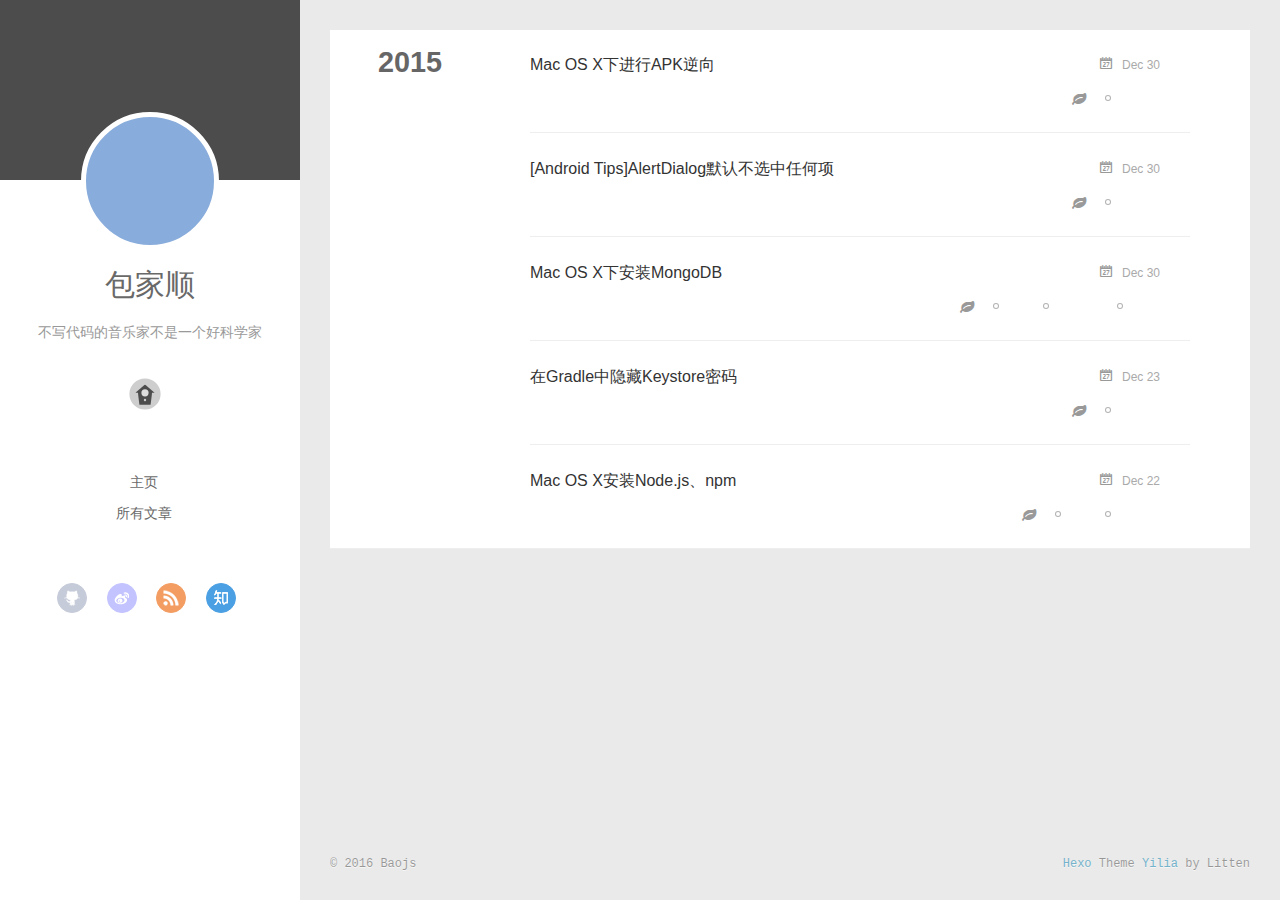
<file: archives/2015/index.html>
<!DOCTYPE html>
<html>
<head>
  <meta charset="utf-8">
  
  <meta http-equiv="X-UA-Compatible" content="IE=edge" >
  <title>Archives: 2015 | 淡舞惜莫羽的博客</title>
  <meta name="viewport" content="width=device-width, initial-scale=1, maximum-scale=1">
  <meta name="description">
<meta property="og:type" content="website">
<meta property="og:title" content="淡舞惜莫羽的博客">
<meta property="og:url" content="http://yoursite.com/archives/index.html">
<meta property="og:site_name" content="淡舞惜莫羽的博客">
<meta property="og:description">
<meta name="twitter:card" content="summary">
<meta name="twitter:title" content="淡舞惜莫羽的博客">
<meta name="twitter:description">
  
    <link rel="alternative" href="/atom.xml" title="淡舞惜莫羽的博客" type="application/atom+xml">
  
  
    <link rel="icon" href="/favicon.png">
  
  <link rel="stylesheet" href="/css/style.css" type="text/css">
</head>

<body>
  <div id="container">
    <div class="left-col">
    <div class="overlay"></div>
<div class="intrude-less">
	<header id="header" class="inner">
		<a href="/" class="profilepic">
			
			<img lazy-src="/img/headportrait.jpeg" class="js-avatar">
			
		</a>

		<hgroup>
		  <h1 class="header-author"><a href="/">包家顺</a></h1>
		</hgroup>

		
		<p class="header-subtitle">不写代码的音乐家不是一个好科学家</p>
		

		
			<div class="switch-btn">
				<div class="icon">
					<div class="icon-ctn">
						<div class="icon-wrap icon-house" data-idx="0">
							<div class="birdhouse"></div>
							<div class="birdhouse_holes"></div>
						</div>
						<div class="icon-wrap icon-ribbon hide" data-idx="1">
							<div class="ribbon"></div>
						</div>
						
						<div class="icon-wrap icon-link hide" data-idx="2">
							<div class="loopback_l"></div>
							<div class="loopback_r"></div>
						</div>
						
						
					</div>
					
				</div>
				<div class="tips-box hide">
					<div class="tips-arrow"></div>
					<ul class="tips-inner">
						<li>菜单</li>
						<li>標籤</li>
						
						<li>友情链接</li>
						
						
					</ul>
				</div>
			</div>
		

		<div class="switch-area">
			<div class="switch-wrap">
				<section class="switch-part switch-part1">
					<nav class="header-menu">
						<ul>
						
							<li><a href="https://github.com/baojs">主页</a></li>
				        
							<li><a href="/archives">所有文章</a></li>
				        
						</ul>
					</nav>
					<nav class="header-nav">
						<div class="social">
							
								<a class="github" target="_blank" href="https://github.com/baojs" title="github">github</a>
					        
								<a class="weibo" target="_blank" href="http://weibo.com/u/3953108665?is_all=1" title="weibo">weibo</a>
					        
								<a class="rss" target="_blank" href="/#" title="rss">rss</a>
					        
								<a class="zhihu" target="_blank" href="https://www.zhihu.com/people/baojs" title="zhihu">zhihu</a>
					        
						</div>
					</nav>
				</section>
				
				
				<section class="switch-part switch-part2">
					<div class="widget tagcloud" id="js-tagcloud">
						<a href="/tags/Android/" style="font-size: 20px;">Android</a> <a href="/tags/Git/" style="font-size: 10px;">Git</a> <a href="/tags/Mac/" style="font-size: 15px;">Mac</a> <a href="/tags/MongoDB/" style="font-size: 10px;">MongoDB</a> <a href="/tags/NoSQL/" style="font-size: 10px;">NoSQL</a> <a href="/tags/git/" style="font-size: 15px;">git</a> <a href="/tags/github/" style="font-size: 10px;">github</a> <a href="/tags/gitlab/" style="font-size: 10px;">gitlab</a> <a href="/tags/hexo/" style="font-size: 10px;">hexo</a> <a href="/tags/node-js/" style="font-size: 10px;">node.js</a>
					</div>
				</section>
				
				
				
				<section class="switch-part switch-part3">
					<div id="js-friends">
					
			          <a target="_blank" class="main-nav-link switch-friends-link" href="http://icetea.github.io">河马的博客</a>
			        
			        </div>
				</section>
				

				
			</div>
		</div>
	</header>				
</div>

    </div>
    <div class="mid-col">
      <nav id="mobile-nav">
  	<div class="overlay">
  		<div class="slider-trigger"></div>
  		<h1 class="header-author js-mobile-header hide">包家顺</h1>
  	</div>
	<div class="intrude-less">
		<header id="header" class="inner">
			<div class="profilepic">
			
				<img lazy-src="/img/headportrait.jpeg" class="js-avatar">
			
			</div>
			<hgroup>
			  <h1 class="header-author">包家顺</h1>
			</hgroup>
			
			<p class="header-subtitle">不写代码的音乐家不是一个好科学家</p>
			
			<nav class="header-menu">
				<ul>
				
					<li><a href="https://github.com/baojs">主页</a></li>
		        
					<li><a href="/archives">所有文章</a></li>
		        
		        <div class="clearfix"></div>
				</ul>
			</nav>
			<nav class="header-nav">
				<div class="social">
					
						<a class="github" target="_blank" href="https://github.com/baojs" title="github">github</a>
			        
						<a class="weibo" target="_blank" href="http://weibo.com/u/3953108665?is_all=1" title="weibo">weibo</a>
			        
						<a class="rss" target="_blank" href="/#" title="rss">rss</a>
			        
						<a class="zhihu" target="_blank" href="https://www.zhihu.com/people/baojs" title="zhihu">zhihu</a>
			        
				</div>
			</nav>
		</header>				
	</div>
</nav>

      <div class="body-wrap">
  
  
    
    
      
      
      <section class="archives-wrap">
        <div class="archive-year-wrap">
          <a href="/archives/2015" class="archive-year">2015</a>
        </div>
        <div class="archives">
    
    <article class="archive-article archive-type-post">
  <div class="archive-article-inner">
    <header class="archive-article-header">
      	<div class="article-meta">
	      	<a href="/2015/12/30/Mac-OS-X下进行APK逆向/" class="archive-article-date">
  	<time datetime="2015-12-30T05:52:04.000Z" itemprop="datePublished">Dec 30</time>
</a>
        </div>
    	 
  
    <h1 itemprop="name">
      <a class="archive-article-title" href="/2015/12/30/Mac-OS-X下进行APK逆向/">Mac OS X下进行APK逆向</a>
    </h1>
  

        <div class="article-info info-on-right">
          
	<div class="article-tag tagcloud">
		<ul class="article-tag-list"><li class="article-tag-list-item"><a class="article-tag-list-link" href="/tags/Android/">Android</a></li></ul>
	</div>

          

        </div>
        <div class="clearfix"></div>
    </header>
  </div>
</article>
  
    
    
    <article class="archive-article archive-type-post">
  <div class="archive-article-inner">
    <header class="archive-article-header">
      	<div class="article-meta">
	      	<a href="/2015/12/30/Android-Tips-AlertDialog默认不选中任何项/" class="archive-article-date">
  	<time datetime="2015-12-30T05:49:48.000Z" itemprop="datePublished">Dec 30</time>
</a>
        </div>
    	 
  
    <h1 itemprop="name">
      <a class="archive-article-title" href="/2015/12/30/Android-Tips-AlertDialog默认不选中任何项/">[Android Tips]AlertDialog默认不选中任何项</a>
    </h1>
  

        <div class="article-info info-on-right">
          
	<div class="article-tag tagcloud">
		<ul class="article-tag-list"><li class="article-tag-list-item"><a class="article-tag-list-link" href="/tags/Android/">Android</a></li></ul>
	</div>

          

        </div>
        <div class="clearfix"></div>
    </header>
  </div>
</article>
  
    
    
    <article class="archive-article archive-type-post">
  <div class="archive-article-inner">
    <header class="archive-article-header">
      	<div class="article-meta">
	      	<a href="/2015/12/30/Mac-OS-X下安装MongoDB/" class="archive-article-date">
  	<time datetime="2015-12-30T05:38:02.000Z" itemprop="datePublished">Dec 30</time>
</a>
        </div>
    	 
  
    <h1 itemprop="name">
      <a class="archive-article-title" href="/2015/12/30/Mac-OS-X下安装MongoDB/">Mac OS X下安装MongoDB</a>
    </h1>
  

        <div class="article-info info-on-right">
          
	<div class="article-tag tagcloud">
		<ul class="article-tag-list"><li class="article-tag-list-item"><a class="article-tag-list-link" href="/tags/Mac/">Mac</a></li><li class="article-tag-list-item"><a class="article-tag-list-link" href="/tags/MongoDB/">MongoDB</a></li><li class="article-tag-list-item"><a class="article-tag-list-link" href="/tags/NoSQL/">NoSQL</a></li></ul>
	</div>

          

        </div>
        <div class="clearfix"></div>
    </header>
  </div>
</article>
  
    
    
    <article class="archive-article archive-type-post">
  <div class="archive-article-inner">
    <header class="archive-article-header">
      	<div class="article-meta">
	      	<a href="/2015/12/23/在Gradle中隐藏Keystore密码/" class="archive-article-date">
  	<time datetime="2015-12-23T06:19:59.000Z" itemprop="datePublished">Dec 23</time>
</a>
        </div>
    	 
  
    <h1 itemprop="name">
      <a class="archive-article-title" href="/2015/12/23/在Gradle中隐藏Keystore密码/">在Gradle中隐藏Keystore密码</a>
    </h1>
  

        <div class="article-info info-on-right">
          
	<div class="article-tag tagcloud">
		<ul class="article-tag-list"><li class="article-tag-list-item"><a class="article-tag-list-link" href="/tags/Android/">Android</a></li></ul>
	</div>

          

        </div>
        <div class="clearfix"></div>
    </header>
  </div>
</article>
  
    
    
    <article class="archive-article archive-type-post">
  <div class="archive-article-inner">
    <header class="archive-article-header">
      	<div class="article-meta">
	      	<a href="/2015/12/22/Mac-OS-X安装Node-js、npm/" class="archive-article-date">
  	<time datetime="2015-12-22T06:29:45.000Z" itemprop="datePublished">Dec 22</time>
</a>
        </div>
    	 
  
    <h1 itemprop="name">
      <a class="archive-article-title" href="/2015/12/22/Mac-OS-X安装Node-js、npm/">Mac OS X安装Node.js、npm</a>
    </h1>
  

        <div class="article-info info-on-right">
          
	<div class="article-tag tagcloud">
		<ul class="article-tag-list"><li class="article-tag-list-item"><a class="article-tag-list-link" href="/tags/Mac/">Mac</a></li><li class="article-tag-list-item"><a class="article-tag-list-link" href="/tags/node-js/">node.js</a></li></ul>
	</div>

          

        </div>
        <div class="clearfix"></div>
    </header>
  </div>
</article>
  
  
    </div></section>
  

    

</div>
      <footer id="footer">
  <div class="outer">
    <div id="footer-info">
    	<div class="footer-left">
    		&copy; 2016 Baojs
    	</div>
      	<div class="footer-right">
      		<a href="http://hexo.io/" target="_blank">Hexo</a>  Theme <a href="https://github.com/litten/hexo-theme-yilia" target="_blank">Yilia</a> by Litten
      	</div>
    </div>
  </div>
</footer>
    </div>
    
  <link rel="stylesheet" href="/fancybox/jquery.fancybox.css" type="text/css">


<script>
	var yiliaConfig = {
		fancybox: true,
		mathjax: true,
		animate: true,
		isHome: false,
		isPost: false,
		isArchive: true,
		isTag: false,
		isCategory: false,
		open_in_new: false
	}
</script>
<script src="http://7.url.cn/edu/jslib/comb/require-2.1.6,jquery-1.9.1.min.js" type="text/javascript"></script>
<script src="/js/main.js" type="text/javascript"></script>






<script type="text/x-mathjax-config">
MathJax.Hub.Config({
    tex2jax: {
        inlineMath: [ ['$','$'], ["\\(","\\)"]  ],
        processEscapes: true,
        skipTags: ['script', 'noscript', 'style', 'textarea', 'pre', 'code']
    }
});

MathJax.Hub.Queue(function() {
    var all = MathJax.Hub.getAllJax(), i;
    for(i=0; i < all.length; i += 1) {
        all[i].SourceElement().parentNode.className += ' has-jax';                 
    }       
});
</script>

<script type="text/javascript" src="http://cdn.mathjax.org/mathjax/latest/MathJax.js?config=TeX-AMS-MML_HTMLorMML">
</script>


  </div>
</body>
</html>
</file>
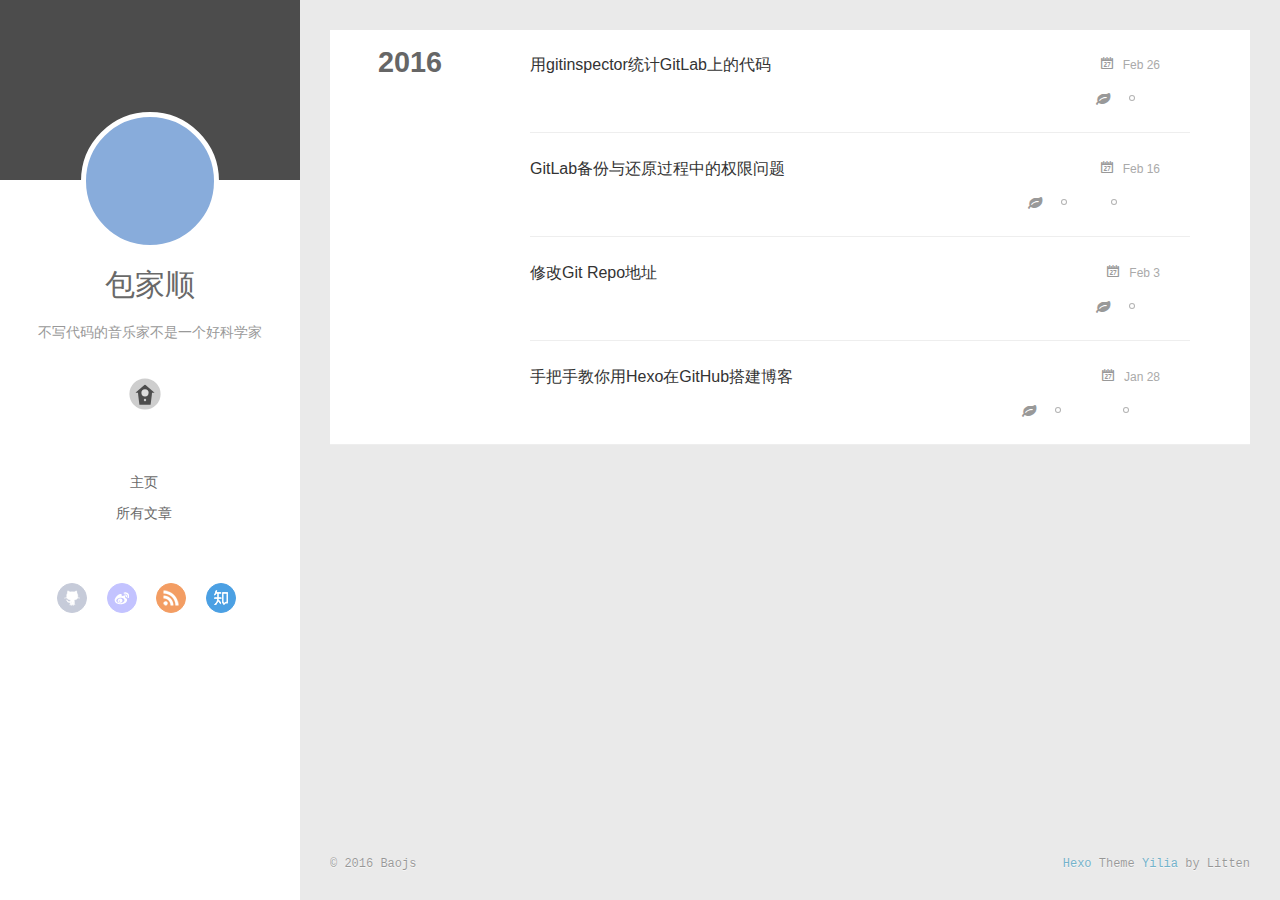
<file: archives/2016/index.html>
<!DOCTYPE html>
<html>
<head>
  <meta charset="utf-8">
  
  <meta http-equiv="X-UA-Compatible" content="IE=edge" >
  <title>Archives: 2016 | 淡舞惜莫羽的博客</title>
  <meta name="viewport" content="width=device-width, initial-scale=1, maximum-scale=1">
  <meta name="description">
<meta property="og:type" content="website">
<meta property="og:title" content="淡舞惜莫羽的博客">
<meta property="og:url" content="http://yoursite.com/archives/index.html">
<meta property="og:site_name" content="淡舞惜莫羽的博客">
<meta property="og:description">
<meta name="twitter:card" content="summary">
<meta name="twitter:title" content="淡舞惜莫羽的博客">
<meta name="twitter:description">
  
    <link rel="alternative" href="/atom.xml" title="淡舞惜莫羽的博客" type="application/atom+xml">
  
  
    <link rel="icon" href="/favicon.png">
  
  <link rel="stylesheet" href="/css/style.css" type="text/css">
</head>

<body>
  <div id="container">
    <div class="left-col">
    <div class="overlay"></div>
<div class="intrude-less">
	<header id="header" class="inner">
		<a href="/" class="profilepic">
			
			<img lazy-src="/img/headportrait.jpeg" class="js-avatar">
			
		</a>

		<hgroup>
		  <h1 class="header-author"><a href="/">包家顺</a></h1>
		</hgroup>

		
		<p class="header-subtitle">不写代码的音乐家不是一个好科学家</p>
		

		
			<div class="switch-btn">
				<div class="icon">
					<div class="icon-ctn">
						<div class="icon-wrap icon-house" data-idx="0">
							<div class="birdhouse"></div>
							<div class="birdhouse_holes"></div>
						</div>
						<div class="icon-wrap icon-ribbon hide" data-idx="1">
							<div class="ribbon"></div>
						</div>
						
						<div class="icon-wrap icon-link hide" data-idx="2">
							<div class="loopback_l"></div>
							<div class="loopback_r"></div>
						</div>
						
						
					</div>
					
				</div>
				<div class="tips-box hide">
					<div class="tips-arrow"></div>
					<ul class="tips-inner">
						<li>菜单</li>
						<li>標籤</li>
						
						<li>友情链接</li>
						
						
					</ul>
				</div>
			</div>
		

		<div class="switch-area">
			<div class="switch-wrap">
				<section class="switch-part switch-part1">
					<nav class="header-menu">
						<ul>
						
							<li><a href="https://github.com/baojs">主页</a></li>
				        
							<li><a href="/archives">所有文章</a></li>
				        
						</ul>
					</nav>
					<nav class="header-nav">
						<div class="social">
							
								<a class="github" target="_blank" href="https://github.com/baojs" title="github">github</a>
					        
								<a class="weibo" target="_blank" href="http://weibo.com/u/3953108665?is_all=1" title="weibo">weibo</a>
					        
								<a class="rss" target="_blank" href="/#" title="rss">rss</a>
					        
								<a class="zhihu" target="_blank" href="https://www.zhihu.com/people/baojs" title="zhihu">zhihu</a>
					        
						</div>
					</nav>
				</section>
				
				
				<section class="switch-part switch-part2">
					<div class="widget tagcloud" id="js-tagcloud">
						<a href="/tags/Android/" style="font-size: 20px;">Android</a> <a href="/tags/Git/" style="font-size: 10px;">Git</a> <a href="/tags/Mac/" style="font-size: 15px;">Mac</a> <a href="/tags/MongoDB/" style="font-size: 10px;">MongoDB</a> <a href="/tags/NoSQL/" style="font-size: 10px;">NoSQL</a> <a href="/tags/git/" style="font-size: 15px;">git</a> <a href="/tags/github/" style="font-size: 10px;">github</a> <a href="/tags/gitlab/" style="font-size: 10px;">gitlab</a> <a href="/tags/hexo/" style="font-size: 10px;">hexo</a> <a href="/tags/node-js/" style="font-size: 10px;">node.js</a>
					</div>
				</section>
				
				
				
				<section class="switch-part switch-part3">
					<div id="js-friends">
					
			          <a target="_blank" class="main-nav-link switch-friends-link" href="http://icetea.github.io">河马的博客</a>
			        
			        </div>
				</section>
				

				
			</div>
		</div>
	</header>			
</div>

    </div>
    <div class="mid-col">
      <nav id="mobile-nav">
  	<div class="overlay">
  		<div class="slider-trigger"></div>
  		<h1 class="header-author js-mobile-header hide">包家顺</h1>
  	</div>
	<div class="intrude-less">
		<header id="header" class="inner">
			<div class="profilepic">
			
				<img lazy-src="/img/headportrait.jpeg" class="js-avatar">
			
			</div>
			<hgroup>
			  <h1 class="header-author">包家顺</h1>
			</hgroup>
			
			<p class="header-subtitle">不写代码的音乐家不是一个好科学家</p>
			
			<nav class="header-menu">
				<ul>
				
					<li><a href="https://github.com/baojs">主页</a></li>
		        
					<li><a href="/archives">所有文章</a></li>
		        
		        <div class="clearfix"></div>
				</ul>
			</nav>
			<nav class="header-nav">
				<div class="social">
					
						<a class="github" target="_blank" href="https://github.com/baojs" title="github">github</a>
			        
						<a class="weibo" target="_blank" href="http://weibo.com/u/3953108665?is_all=1" title="weibo">weibo</a>
			        
						<a class="rss" target="_blank" href="/#" title="rss">rss</a>
			        
						<a class="zhihu" target="_blank" href="https://www.zhihu.com/people/baojs" title="zhihu">zhihu</a>
			        
				</div>
			</nav>
		</header>				
	</div>
</nav>

      <div class="body-wrap">
  
  
    
    
      
      
      <section class="archives-wrap">
        <div class="archive-year-wrap">
          <a href="/archives/2016" class="archive-year">2016</a>
        </div>
        <div class="archives">
    
    <article class="archive-article archive-type-post">
  <div class="archive-article-inner">
    <header class="archive-article-header">
      	<div class="article-meta">
	      	<a href="/2016/02/26/用gitinspector统计GitLab上的代码/" class="archive-article-date">
  	<time datetime="2016-02-26T01:14:36.000Z" itemprop="datePublished">Feb 26</time>
</a>
        </div>
    	 
  
    <h1 itemprop="name">
      <a class="archive-article-title" href="/2016/02/26/用gitinspector统计GitLab上的代码/">用gitinspector统计GitLab上的代码</a>
    </h1>
  

        <div class="article-info info-on-right">
          
	<div class="article-tag tagcloud">
		<ul class="article-tag-list"><li class="article-tag-list-item"><a class="article-tag-list-link" href="/tags/git/">git</a></li></ul>
	</div>

          

        </div>
        <div class="clearfix"></div>
    </header>
  </div>
</article>
  
    
    
    <article class="archive-article archive-type-post">
  <div class="archive-article-inner">
    <header class="archive-article-header">
      	<div class="article-meta">
	      	<a href="/2016/02/16/GitLab备份与还原过程中的权限问题/" class="archive-article-date">
  	<time datetime="2016-02-16T03:22:56.000Z" itemprop="datePublished">Feb 16</time>
</a>
        </div>
    	 
  
    <h1 itemprop="name">
      <a class="archive-article-title" href="/2016/02/16/GitLab备份与还原过程中的权限问题/">GitLab备份与还原过程中的权限问题</a>
    </h1>
  

        <div class="article-info info-on-right">
          
	<div class="article-tag tagcloud">
		<ul class="article-tag-list"><li class="article-tag-list-item"><a class="article-tag-list-link" href="/tags/git/">git</a></li><li class="article-tag-list-item"><a class="article-tag-list-link" href="/tags/gitlab/">gitlab</a></li></ul>
	</div>

          

        </div>
        <div class="clearfix"></div>
    </header>
  </div>
</article>
  
    
    
    <article class="archive-article archive-type-post">
  <div class="archive-article-inner">
    <header class="archive-article-header">
      	<div class="article-meta">
	      	<a href="/2016/02/03/修改Git-Repo地址/" class="archive-article-date">
  	<time datetime="2016-02-03T01:35:34.000Z" itemprop="datePublished">Feb 3</time>
</a>
        </div>
    	 
  
    <h1 itemprop="name">
      <a class="archive-article-title" href="/2016/02/03/修改Git-Repo地址/">修改Git Repo地址</a>
    </h1>
  

        <div class="article-info info-on-right">
          
	<div class="article-tag tagcloud">
		<ul class="article-tag-list"><li class="article-tag-list-item"><a class="article-tag-list-link" href="/tags/Git/">Git</a></li></ul>
	</div>

          

        </div>
        <div class="clearfix"></div>
    </header>
  </div>
</article>
  
    
    
    <article class="archive-article archive-type-post">
  <div class="archive-article-inner">
    <header class="archive-article-header">
      	<div class="article-meta">
	      	<a href="/2016/01/28/手把手教你用Hexo在GitHub搭建博客/" class="archive-article-date">
  	<time datetime="2016-01-28T03:34:45.000Z" itemprop="datePublished">Jan 28</time>
</a>
        </div>
    	 
  
    <h1 itemprop="name">
      <a class="archive-article-title" href="/2016/01/28/手把手教你用Hexo在GitHub搭建博客/">手把手教你用Hexo在GitHub搭建博客</a>
    </h1>
  

        <div class="article-info info-on-right">
          
	<div class="article-tag tagcloud">
		<ul class="article-tag-list"><li class="article-tag-list-item"><a class="article-tag-list-link" href="/tags/github/">github</a></li><li class="article-tag-list-item"><a class="article-tag-list-link" href="/tags/hexo/">hexo</a></li></ul>
	</div>

          

        </div>
        <div class="clearfix"></div>
    </header>
  </div>
</article>
  
  
    </div></section>
  

    

</div>
      <footer id="footer">
  <div class="outer">
    <div id="footer-info">
    	<div class="footer-left">
    		&copy; 2016 Baojs
    	</div>
      	<div class="footer-right">
      		<a href="http://hexo.io/" target="_blank">Hexo</a>  Theme <a href="https://github.com/litten/hexo-theme-yilia" target="_blank">Yilia</a> by Litten
      	</div>
    </div>
  </div>
</footer>
    </div>
    
  <link rel="stylesheet" href="/fancybox/jquery.fancybox.css" type="text/css">


<script>
	var yiliaConfig = {
		fancybox: true,
		mathjax: true,
		animate: true,
		isHome: false,
		isPost: false,
		isArchive: true,
		isTag: false,
		isCategory: false,
		open_in_new: false
	}
</script>
<script src="http://7.url.cn/edu/jslib/comb/require-2.1.6,jquery-1.9.1.min.js" type="text/javascript"></script>
<script src="/js/main.js" type="text/javascript"></script>






<script type="text/x-mathjax-config">
MathJax.Hub.Config({
    tex2jax: {
        inlineMath: [ ['$','$'], ["\\(","\\)"]  ],
        processEscapes: true,
        skipTags: ['script', 'noscript', 'style', 'textarea', 'pre', 'code']
    }
});

MathJax.Hub.Queue(function() {
    var all = MathJax.Hub.getAllJax(), i;
    for(i=0; i < all.length; i += 1) {
        all[i].SourceElement().parentNode.className += ' has-jax';                 
    }       
});
</script>

<script type="text/javascript" src="http://cdn.mathjax.org/mathjax/latest/MathJax.js?config=TeX-AMS-MML_HTMLorMML">
</script>


  </div>
</body>
</html>
</file>
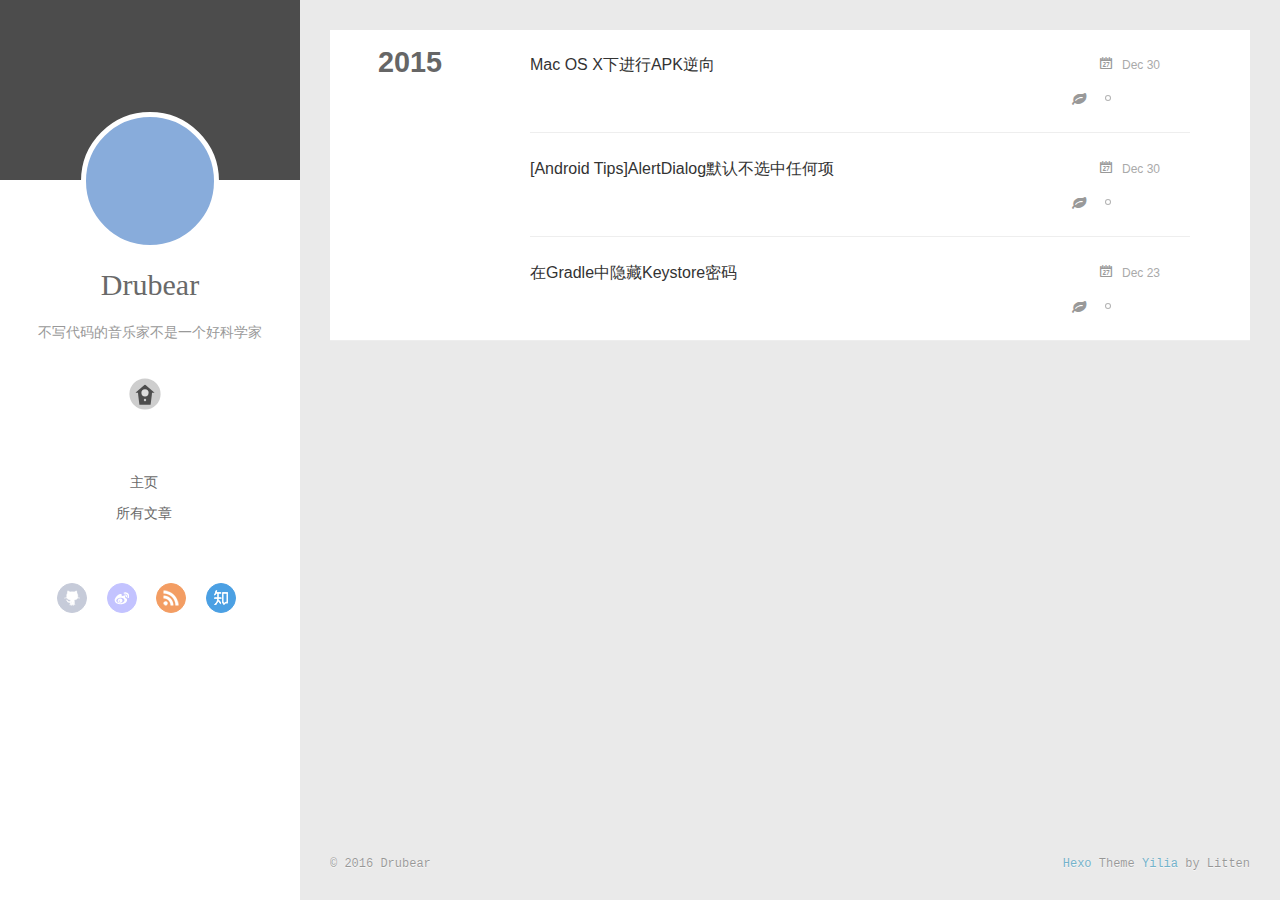
<file: tags/Android/index.html>
<!DOCTYPE html>
<html>
<head>
  <meta charset="utf-8">
  
  <meta http-equiv="X-UA-Compatible" content="IE=edge" >
  <title>Tag: Android | Drubear的博客</title>
  <meta name="viewport" content="width=device-width, initial-scale=1, maximum-scale=1">
  <meta name="description">
<meta property="og:type" content="website">
<meta property="og:title" content="Drubear的博客">
<meta property="og:url" content="http://yoursite.com/tags/Android/index.html">
<meta property="og:site_name" content="Drubear的博客">
<meta property="og:description">
<meta name="twitter:card" content="summary">
<meta name="twitter:title" content="Drubear的博客">
<meta name="twitter:description">
  
    <link rel="alternative" href="/atom.xml" title="Drubear的博客" type="application/atom+xml">
  
  
    <link rel="icon" href="/favicon.png">
  
  <link rel="stylesheet" href="/css/style.css" type="text/css">
</head>

<body>
  <div id="container">
    <div class="left-col">
    <div class="overlay"></div>
<div class="intrude-less">
	<header id="header" class="inner">
		<a href="/" class="profilepic">
			
			<img lazy-src="/img/headportrait.jpeg" class="js-avatar">
			
		</a>

		<hgroup>
		  <h1 class="header-author"><a href="/">Drubear</a></h1>
		</hgroup>

		
		<p class="header-subtitle">不写代码的音乐家不是一个好科学家</p>
		

		
			<div class="switch-btn">
				<div class="icon">
					<div class="icon-ctn">
						<div class="icon-wrap icon-house" data-idx="0">
							<div class="birdhouse"></div>
							<div class="birdhouse_holes"></div>
						</div>
						<div class="icon-wrap icon-ribbon hide" data-idx="1">
							<div class="ribbon"></div>
						</div>
						
						<div class="icon-wrap icon-link hide" data-idx="2">
							<div class="loopback_l"></div>
							<div class="loopback_r"></div>
						</div>
						
						
					</div>
					
				</div>
				<div class="tips-box hide">
					<div class="tips-arrow"></div>
					<ul class="tips-inner">
						<li>菜单</li>
						<li>標籤</li>
						
						<li>友情链接</li>
						
						
					</ul>
				</div>
			</div>
		

		<div class="switch-area">
			<div class="switch-wrap">
				<section class="switch-part switch-part1">
					<nav class="header-menu">
						<ul>
						
							<li><a href="https://github.com/drubear">主页</a></li>
				        
							<li><a href="/archives">所有文章</a></li>
				        
						</ul>
					</nav>
					<nav class="header-nav">
						<div class="social">
							
								<a class="github" target="_blank" href="https://github.com/drubear" title="github">github</a>
					        
								<a class="weibo" target="_blank" href="http://weibo.com/drubear" title="weibo">weibo</a>
					        
								<a class="rss" target="_blank" href="/#" title="rss">rss</a>
					        
								<a class="zhihu" target="_blank" href="/#" title="zhihu">zhihu</a>
					        
						</div>
					</nav>
				</section>
				
				
				<section class="switch-part switch-part2">
					<div class="widget tagcloud" id="js-tagcloud">
						<a href="/tags/Android/" style="font-size: 20px;">Android</a> <a href="/tags/Git/" style="font-size: 10px;">Git</a> <a href="/tags/Mac/" style="font-size: 15px;">Mac</a> <a href="/tags/MongoDB/" style="font-size: 10px;">MongoDB</a> <a href="/tags/NoSQL/" style="font-size: 10px;">NoSQL</a> <a href="/tags/git/" style="font-size: 15px;">git</a> <a href="/tags/github/" style="font-size: 10px;">github</a> <a href="/tags/gitlab/" style="font-size: 10px;">gitlab</a> <a href="/tags/hexo/" style="font-size: 10px;">hexo</a> <a href="/tags/node-js/" style="font-size: 10px;">node.js</a>
					</div>
				</section>
				
				
				
				<section class="switch-part switch-part3">
					<div id="js-friends">
					
			          <a target="_blank" class="main-nav-link switch-friends-link" href="http://icetea.github.io">河马的博客</a>
			        
			        </div>
				</section>
				

				
			</div>
		</div>
	</header>				
</div>

    </div>
    <div class="mid-col">
      <nav id="mobile-nav">
  	<div class="overlay">
  		<div class="slider-trigger"></div>
  		<h1 class="header-author js-mobile-header hide">Drubear</h1>
  	</div>
	<div class="intrude-less">
		<header id="header" class="inner">
			<div class="profilepic">
			
				<img lazy-src="/img/headportrait.jpeg" class="js-avatar">
			
			</div>
			<hgroup>
			  <h1 class="header-author">Drubear</h1>
			</hgroup>
			
			<p class="header-subtitle">不写代码的音乐家不是一个好科学家</p>
			
			<nav class="header-menu">
				<ul>
				
					<li><a href="https://github.com/drubear">主页</a></li>
		        
					<li><a href="/archives">所有文章</a></li>
		        
		        <div class="clearfix"></div>
				</ul>
			</nav>
			<nav class="header-nav">
				<div class="social">
					
						<a class="github" target="_blank" href="https://github.com/drubear" title="github">github</a>
			        
						<a class="weibo" target="_blank" href="http://weibo.com/drubear" title="weibo">weibo</a>
			        
						<a class="rss" target="_blank" href="/#" title="rss">rss</a>
			        
						<a class="zhihu" target="_blank" href="/#" title="zhihu">zhihu</a>
			        
				</div>
			</nav>
		</header>				
	</div>
</nav>

      <div class="body-wrap">
  
  
    
    
      
      
      <section class="archives-wrap">
        <div class="archive-year-wrap">
          <a href="/archives/2015" class="archive-year">2015</a>
        </div>
        <div class="archives">
    
    <article class="archive-article archive-type-post">
  <div class="archive-article-inner">
    <header class="archive-article-header">
      	<div class="article-meta">
	      	<a href="/2015/12/30/Mac-OS-X下进行APK逆向/" class="archive-article-date">
  	<time datetime="2015-12-30T05:52:04.000Z" itemprop="datePublished">Dec 30</time>
</a>
        </div>
    	 
  
    <h1 itemprop="name">
      <a class="archive-article-title" href="/2015/12/30/Mac-OS-X下进行APK逆向/">Mac OS X下进行APK逆向</a>
    </h1>
  

        <div class="article-info info-on-right">
          
	<div class="article-tag tagcloud">
		<ul class="article-tag-list"><li class="article-tag-list-item"><a class="article-tag-list-link" href="/tags/Android/">Android</a></li></ul>
	</div>

          

        </div>
        <div class="clearfix"></div>
    </header>
  </div>
</article>
  
    
    
    <article class="archive-article archive-type-post">
  <div class="archive-article-inner">
    <header class="archive-article-header">
      	<div class="article-meta">
	      	<a href="/2015/12/30/Android-Tips-AlertDialog默认不选中任何项/" class="archive-article-date">
  	<time datetime="2015-12-30T05:49:48.000Z" itemprop="datePublished">Dec 30</time>
</a>
        </div>
    	 
  
    <h1 itemprop="name">
      <a class="archive-article-title" href="/2015/12/30/Android-Tips-AlertDialog默认不选中任何项/">[Android Tips]AlertDialog默认不选中任何项</a>
    </h1>
  

        <div class="article-info info-on-right">
          
	<div class="article-tag tagcloud">
		<ul class="article-tag-list"><li class="article-tag-list-item"><a class="article-tag-list-link" href="/tags/Android/">Android</a></li></ul>
	</div>

          

        </div>
        <div class="clearfix"></div>
    </header>
  </div>
</article>
  
    
    
    <article class="archive-article archive-type-post">
  <div class="archive-article-inner">
    <header class="archive-article-header">
      	<div class="article-meta">
	      	<a href="/2015/12/23/在Gradle中隐藏Keystore密码/" class="archive-article-date">
  	<time datetime="2015-12-23T06:19:59.000Z" itemprop="datePublished">Dec 23</time>
</a>
        </div>
    	 
  
    <h1 itemprop="name">
      <a class="archive-article-title" href="/2015/12/23/在Gradle中隐藏Keystore密码/">在Gradle中隐藏Keystore密码</a>
    </h1>
  

        <div class="article-info info-on-right">
          
	<div class="article-tag tagcloud">
		<ul class="article-tag-list"><li class="article-tag-list-item"><a class="article-tag-list-link" href="/tags/Android/">Android</a></li></ul>
	</div>

          

        </div>
        <div class="clearfix"></div>
    </header>
  </div>
</article>
  
  
    </div></section>
  

    

</div>
      <footer id="footer">
  <div class="outer">
    <div id="footer-info">
    	<div class="footer-left">
    		&copy; 2016 Drubear
    	</div>
      	<div class="footer-right">
      		<a href="http://hexo.io/" target="_blank">Hexo</a>  Theme <a href="https://github.com/litten/hexo-theme-yilia" target="_blank">Yilia</a> by Litten
      	</div>
    </div>
  </div>
</footer>
    </div>
    
  <link rel="stylesheet" href="/fancybox/jquery.fancybox.css" type="text/css">


<script>
	var yiliaConfig = {
		fancybox: true,
		mathjax: true,
		animate: true,
		isHome: false,
		isPost: false,
		isArchive: false,
		isTag: true,
		isCategory: false,
		open_in_new: false
	}
</script>
<script src="http://7.url.cn/edu/jslib/comb/require-2.1.6,jquery-1.9.1.min.js" type="text/javascript"></script>
<script src="/js/main.js" type="text/javascript"></script>






<script type="text/x-mathjax-config">
MathJax.Hub.Config({
    tex2jax: {
        inlineMath: [ ['$','$'], ["\\(","\\)"]  ],
        processEscapes: true,
        skipTags: ['script', 'noscript', 'style', 'textarea', 'pre', 'code']
    }
});

MathJax.Hub.Queue(function() {
    var all = MathJax.Hub.getAllJax(), i;
    for(i=0; i < all.length; i += 1) {
        all[i].SourceElement().parentNode.className += ' has-jax';                 
    }       
});
</script>

<script type="text/javascript" src="http://cdn.mathjax.org/mathjax/latest/MathJax.js?config=TeX-AMS-MML_HTMLorMML">
</script>


  </div>
</body>
</html>
</file>
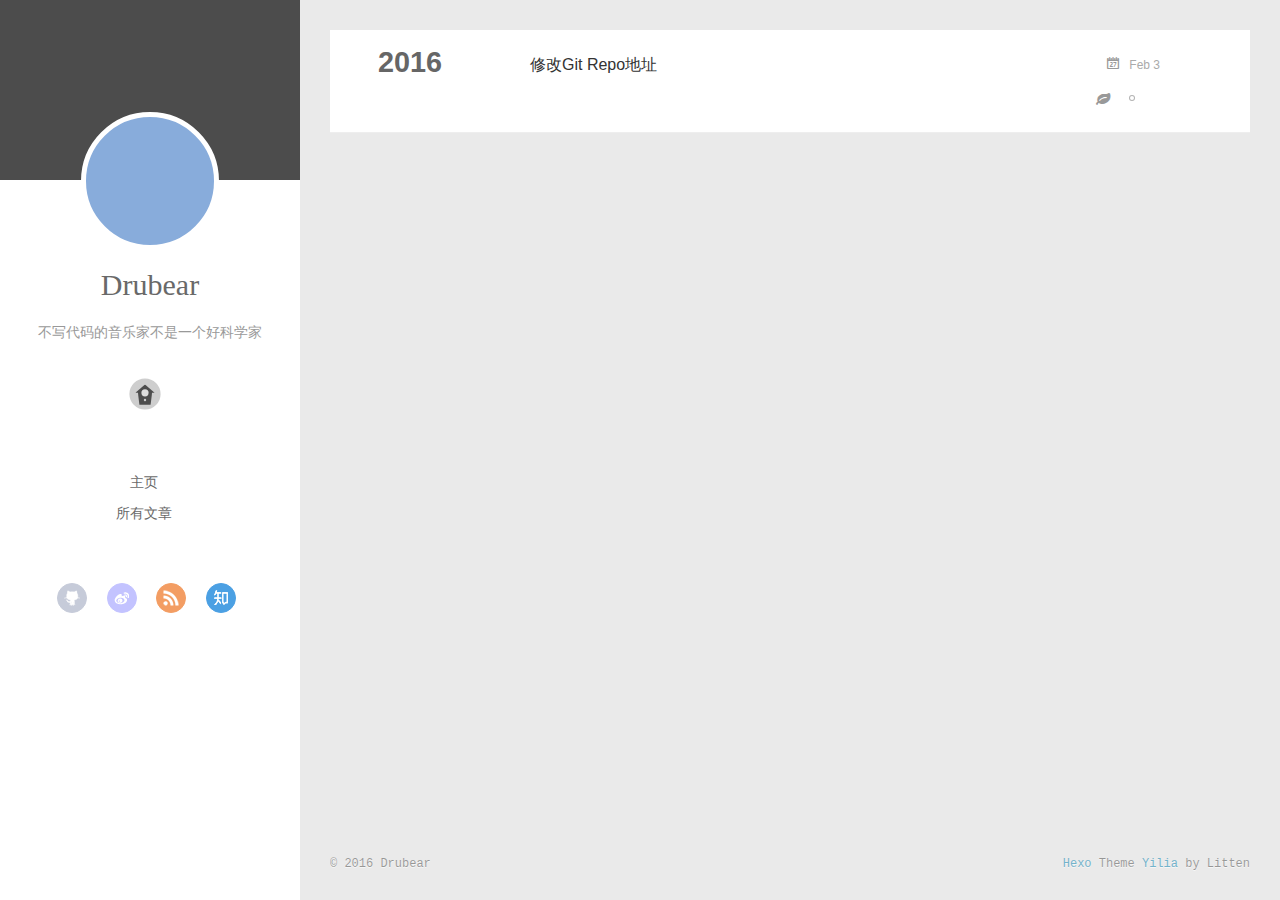
<file: tags/Git/index.html>
<!DOCTYPE html>
<html>
<head>
  <meta charset="utf-8">
  
  <meta http-equiv="X-UA-Compatible" content="IE=edge" >
  <title>Tag: Git | Drubear的博客</title>
  <meta name="viewport" content="width=device-width, initial-scale=1, maximum-scale=1">
  <meta name="description">
<meta property="og:type" content="website">
<meta property="og:title" content="Drubear的博客">
<meta property="og:url" content="http://yoursite.com/tags/Git/index.html">
<meta property="og:site_name" content="Drubear的博客">
<meta property="og:description">
<meta name="twitter:card" content="summary">
<meta name="twitter:title" content="Drubear的博客">
<meta name="twitter:description">
  
    <link rel="alternative" href="/atom.xml" title="Drubear的博客" type="application/atom+xml">
  
  
    <link rel="icon" href="/favicon.png">
  
  <link rel="stylesheet" href="/css/style.css" type="text/css">
</head>

<body>
  <div id="container">
    <div class="left-col">
    <div class="overlay"></div>
<div class="intrude-less">
	<header id="header" class="inner">
		<a href="/" class="profilepic">
			
			<img lazy-src="/img/headportrait.jpeg" class="js-avatar">
			
		</a>

		<hgroup>
		  <h1 class="header-author"><a href="/">Drubear</a></h1>
		</hgroup>

		
		<p class="header-subtitle">不写代码的音乐家不是一个好科学家</p>
		

		
			<div class="switch-btn">
				<div class="icon">
					<div class="icon-ctn">
						<div class="icon-wrap icon-house" data-idx="0">
							<div class="birdhouse"></div>
							<div class="birdhouse_holes"></div>
						</div>
						<div class="icon-wrap icon-ribbon hide" data-idx="1">
							<div class="ribbon"></div>
						</div>
						
						<div class="icon-wrap icon-link hide" data-idx="2">
							<div class="loopback_l"></div>
							<div class="loopback_r"></div>
						</div>
						
						
					</div>
					
				</div>
				<div class="tips-box hide">
					<div class="tips-arrow"></div>
					<ul class="tips-inner">
						<li>菜单</li>
						<li>標籤</li>
						
						<li>友情链接</li>
						
						
					</ul>
				</div>
			</div>
		

		<div class="switch-area">
			<div class="switch-wrap">
				<section class="switch-part switch-part1">
					<nav class="header-menu">
						<ul>
						
							<li><a href="https://github.com/drubear">主页</a></li>
				        
							<li><a href="/archives">所有文章</a></li>
				        
						</ul>
					</nav>
					<nav class="header-nav">
						<div class="social">
							
								<a class="github" target="_blank" href="https://github.com/drubear" title="github">github</a>
					        
								<a class="weibo" target="_blank" href="http://weibo.com/drubear" title="weibo">weibo</a>
					        
								<a class="rss" target="_blank" href="/#" title="rss">rss</a>
					        
								<a class="zhihu" target="_blank" href="/#" title="zhihu">zhihu</a>
					        
						</div>
					</nav>
				</section>
				
				
				<section class="switch-part switch-part2">
					<div class="widget tagcloud" id="js-tagcloud">
						<a href="/tags/Android/" style="font-size: 20px;">Android</a> <a href="/tags/Git/" style="font-size: 10px;">Git</a> <a href="/tags/Mac/" style="font-size: 15px;">Mac</a> <a href="/tags/MongoDB/" style="font-size: 10px;">MongoDB</a> <a href="/tags/NoSQL/" style="font-size: 10px;">NoSQL</a> <a href="/tags/git/" style="font-size: 15px;">git</a> <a href="/tags/github/" style="font-size: 10px;">github</a> <a href="/tags/gitlab/" style="font-size: 10px;">gitlab</a> <a href="/tags/hexo/" style="font-size: 10px;">hexo</a> <a href="/tags/node-js/" style="font-size: 10px;">node.js</a>
					</div>
				</section>
				
				
				
				<section class="switch-part switch-part3">
					<div id="js-friends">
					
			          <a target="_blank" class="main-nav-link switch-friends-link" href="http://icetea.github.io">河马的博客</a>
			        
			        </div>
				</section>
				

				
			</div>
		</div>
	</header>				
</div>

    </div>
    <div class="mid-col">
      <nav id="mobile-nav">
  	<div class="overlay">
  		<div class="slider-trigger"></div>
  		<h1 class="header-author js-mobile-header hide">Drubear</h1>
  	</div>
	<div class="intrude-less">
		<header id="header" class="inner">
			<div class="profilepic">
			
				<img lazy-src="/img/headportrait.jpeg" class="js-avatar">
			
			</div>
			<hgroup>
			  <h1 class="header-author">Drubear</h1>
			</hgroup>
			
			<p class="header-subtitle">不写代码的音乐家不是一个好科学家</p>
			
			<nav class="header-menu">
				<ul>
				
					<li><a href="https://github.com/drubear">主页</a></li>
		        
					<li><a href="/archives">所有文章</a></li>
		        
		        <div class="clearfix"></div>
				</ul>
			</nav>
			<nav class="header-nav">
				<div class="social">
					
						<a class="github" target="_blank" href="https://github.com/drubear" title="github">github</a>
			        
						<a class="weibo" target="_blank" href="http://weibo.com/drubear" title="weibo">weibo</a>
			        
						<a class="rss" target="_blank" href="/#" title="rss">rss</a>
			        
						<a class="zhihu" target="_blank" href="/#" title="zhihu">zhihu</a>
			        
				</div>
			</nav>
		</header>				
	</div>
</nav>

      <div class="body-wrap">
  
  
    
    
      
      
      <section class="archives-wrap">
        <div class="archive-year-wrap">
          <a href="/archives/2016" class="archive-year">2016</a>
        </div>
        <div class="archives">
    
    <article class="archive-article archive-type-post">
  <div class="archive-article-inner">
    <header class="archive-article-header">
      	<div class="article-meta">
	      	<a href="/2016/02/03/修改Git-Repo地址/" class="archive-article-date">
  	<time datetime="2016-02-03T01:35:34.000Z" itemprop="datePublished">Feb 3</time>
</a>
        </div>
    	 
  
    <h1 itemprop="name">
      <a class="archive-article-title" href="/2016/02/03/修改Git-Repo地址/">修改Git Repo地址</a>
    </h1>
  

        <div class="article-info info-on-right">
          
	<div class="article-tag tagcloud">
		<ul class="article-tag-list"><li class="article-tag-list-item"><a class="article-tag-list-link" href="/tags/Git/">Git</a></li></ul>
	</div>

          

        </div>
        <div class="clearfix"></div>
    </header>
  </div>
</article>
  
  
    </div></section>
  

    

</div>
      <footer id="footer">
  <div class="outer">
    <div id="footer-info">
    	<div class="footer-left">
    		&copy; 2016 Drubear
    	</div>
      	<div class="footer-right">
      		<a href="http://hexo.io/" target="_blank">Hexo</a>  Theme <a href="https://github.com/litten/hexo-theme-yilia" target="_blank">Yilia</a> by Litten
      	</div>
    </div>
  </div>
</footer>
    </div>
    
  <link rel="stylesheet" href="/fancybox/jquery.fancybox.css" type="text/css">


<script>
	var yiliaConfig = {
		fancybox: true,
		mathjax: true,
		animate: true,
		isHome: false,
		isPost: false,
		isArchive: false,
		isTag: true,
		isCategory: false,
		open_in_new: false
	}
</script>
<script src="http://7.url.cn/edu/jslib/comb/require-2.1.6,jquery-1.9.1.min.js" type="text/javascript"></script>
<script src="/js/main.js" type="text/javascript"></script>






<script type="text/x-mathjax-config">
MathJax.Hub.Config({
    tex2jax: {
        inlineMath: [ ['$','$'], ["\\(","\\)"]  ],
        processEscapes: true,
        skipTags: ['script', 'noscript', 'style', 'textarea', 'pre', 'code']
    }
});

MathJax.Hub.Queue(function() {
    var all = MathJax.Hub.getAllJax(), i;
    for(i=0; i < all.length; i += 1) {
        all[i].SourceElement().parentNode.className += ' has-jax';                 
    }       
});
</script>

<script type="text/javascript" src="http://cdn.mathjax.org/mathjax/latest/MathJax.js?config=TeX-AMS-MML_HTMLorMML">
</script>


  </div>
</body>
</html>
</file>
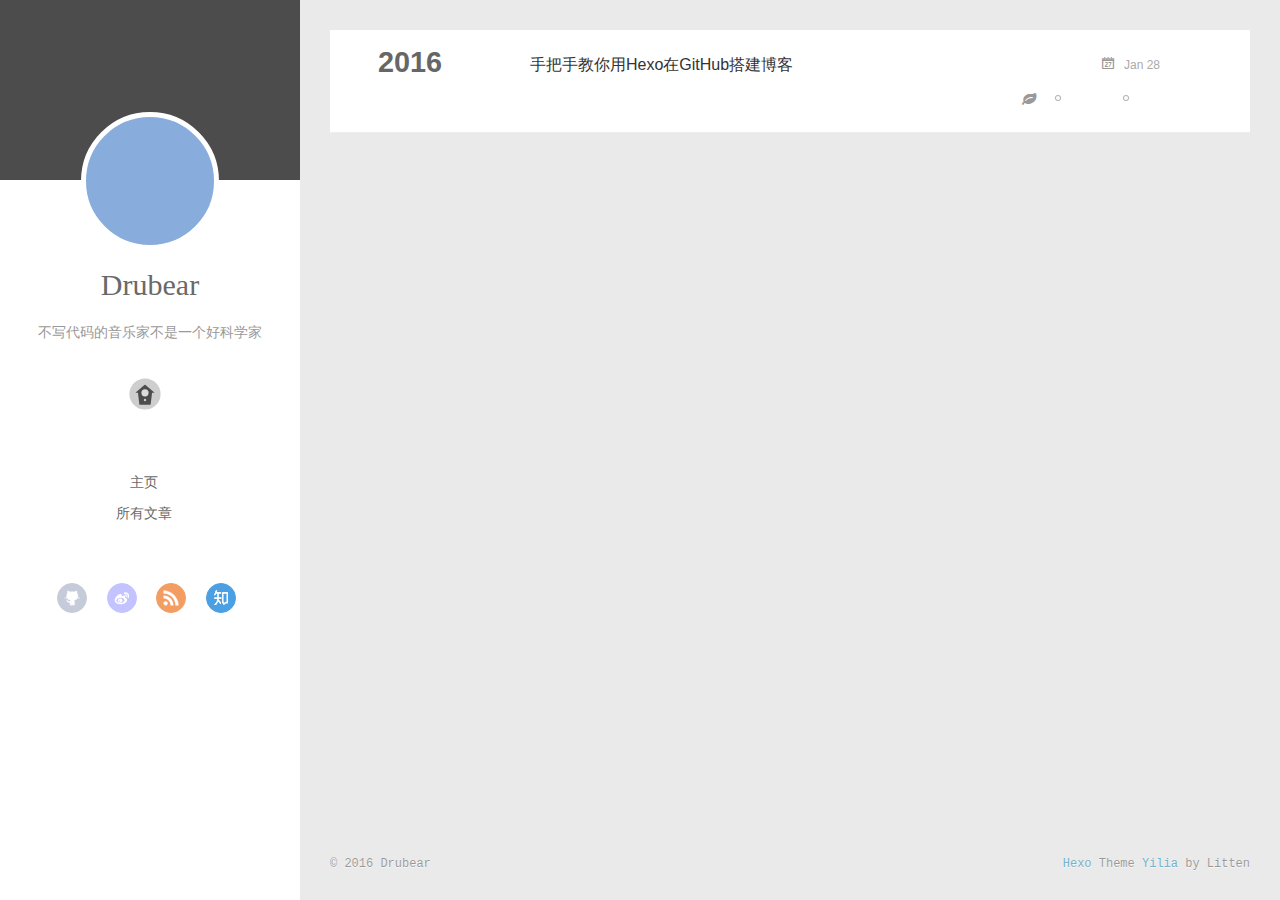
<file: tags/github/index.html>
<!DOCTYPE html>
<html>
<head>
  <meta charset="utf-8">
  
  <meta http-equiv="X-UA-Compatible" content="IE=edge" >
  <title>Tag: github | Drubear的博客</title>
  <meta name="viewport" content="width=device-width, initial-scale=1, maximum-scale=1">
  <meta name="description">
<meta property="og:type" content="website">
<meta property="og:title" content="Drubear的博客">
<meta property="og:url" content="http://yoursite.com/tags/github/index.html">
<meta property="og:site_name" content="Drubear的博客">
<meta property="og:description">
<meta name="twitter:card" content="summary">
<meta name="twitter:title" content="Drubear的博客">
<meta name="twitter:description">
  
    <link rel="alternative" href="/atom.xml" title="Drubear的博客" type="application/atom+xml">
  
  
    <link rel="icon" href="/favicon.png">
  
  <link rel="stylesheet" href="/css/style.css" type="text/css">
</head>

<body>
  <div id="container">
    <div class="left-col">
    <div class="overlay"></div>
<div class="intrude-less">
	<header id="header" class="inner">
		<a href="/" class="profilepic">
			
			<img lazy-src="/img/headportrait.jpeg" class="js-avatar">
			
		</a>

		<hgroup>
		  <h1 class="header-author"><a href="/">Drubear</a></h1>
		</hgroup>

		
		<p class="header-subtitle">不写代码的音乐家不是一个好科学家</p>
		

		
			<div class="switch-btn">
				<div class="icon">
					<div class="icon-ctn">
						<div class="icon-wrap icon-house" data-idx="0">
							<div class="birdhouse"></div>
							<div class="birdhouse_holes"></div>
						</div>
						<div class="icon-wrap icon-ribbon hide" data-idx="1">
							<div class="ribbon"></div>
						</div>
						
						<div class="icon-wrap icon-link hide" data-idx="2">
							<div class="loopback_l"></div>
							<div class="loopback_r"></div>
						</div>
						
						
					</div>
					
				</div>
				<div class="tips-box hide">
					<div class="tips-arrow"></div>
					<ul class="tips-inner">
						<li>菜单</li>
						<li>標籤</li>
						
						<li>友情链接</li>
						
						
					</ul>
				</div>
			</div>
		

		<div class="switch-area">
			<div class="switch-wrap">
				<section class="switch-part switch-part1">
					<nav class="header-menu">
						<ul>
						
							<li><a href="https://github.com/drubear">主页</a></li>
				        
							<li><a href="/archives">所有文章</a></li>
				        
						</ul>
					</nav>
					<nav class="header-nav">
						<div class="social">
							
								<a class="github" target="_blank" href="https://github.com/drubear" title="github">github</a>
					        
								<a class="weibo" target="_blank" href="http://weibo.com/drubear" title="weibo">weibo</a>
					        
								<a class="rss" target="_blank" href="/#" title="rss">rss</a>
					        
								<a class="zhihu" target="_blank" href="/#" title="zhihu">zhihu</a>
					        
						</div>
					</nav>
				</section>
				
				
				<section class="switch-part switch-part2">
					<div class="widget tagcloud" id="js-tagcloud">
						<a href="/tags/Android/" style="font-size: 20px;">Android</a> <a href="/tags/Git/" style="font-size: 10px;">Git</a> <a href="/tags/Mac/" style="font-size: 15px;">Mac</a> <a href="/tags/MongoDB/" style="font-size: 10px;">MongoDB</a> <a href="/tags/NoSQL/" style="font-size: 10px;">NoSQL</a> <a href="/tags/git/" style="font-size: 15px;">git</a> <a href="/tags/github/" style="font-size: 10px;">github</a> <a href="/tags/gitlab/" style="font-size: 10px;">gitlab</a> <a href="/tags/hexo/" style="font-size: 10px;">hexo</a> <a href="/tags/node-js/" style="font-size: 10px;">node.js</a>
					</div>
				</section>
				
				
				
				<section class="switch-part switch-part3">
					<div id="js-friends">
					
			          <a target="_blank" class="main-nav-link switch-friends-link" href="http://icetea.github.io">河马的博客</a>
			        
			        </div>
				</section>
				

				
			</div>
		</div>
	</header>				
</div>

    </div>
    <div class="mid-col">
      <nav id="mobile-nav">
  	<div class="overlay">
  		<div class="slider-trigger"></div>
  		<h1 class="header-author js-mobile-header hide">Drubear</h1>
  	</div>
	<div class="intrude-less">
		<header id="header" class="inner">
			<div class="profilepic">
			
				<img lazy-src="/img/headportrait.jpeg" class="js-avatar">
			
			</div>
			<hgroup>
			  <h1 class="header-author">Drubear</h1>
			</hgroup>
			
			<p class="header-subtitle">不写代码的音乐家不是一个好科学家</p>
			
			<nav class="header-menu">
				<ul>
				
					<li><a href="https://github.com/drubear">主页</a></li>
		        
					<li><a href="/archives">所有文章</a></li>
		        
		        <div class="clearfix"></div>
				</ul>
			</nav>
			<nav class="header-nav">
				<div class="social">
					
						<a class="github" target="_blank" href="https://github.com/drubear" title="github">github</a>
			        
						<a class="weibo" target="_blank" href="http://weibo.com/drubear" title="weibo">weibo</a>
			        
						<a class="rss" target="_blank" href="/#" title="rss">rss</a>
			        
						<a class="zhihu" target="_blank" href="/#" title="zhihu">zhihu</a>
			        
				</div>
			</nav>
		</header>				
	</div>
</nav>

      <div class="body-wrap">
  
  
    
    
      
      
      <section class="archives-wrap">
        <div class="archive-year-wrap">
          <a href="/archives/2016" class="archive-year">2016</a>
        </div>
        <div class="archives">
    
    <article class="archive-article archive-type-post">
  <div class="archive-article-inner">
    <header class="archive-article-header">
      	<div class="article-meta">
	      	<a href="/2016/01/28/手把手教你用Hexo在GitHub搭建博客/" class="archive-article-date">
  	<time datetime="2016-01-28T03:34:45.000Z" itemprop="datePublished">Jan 28</time>
</a>
        </div>
    	 
  
    <h1 itemprop="name">
      <a class="archive-article-title" href="/2016/01/28/手把手教你用Hexo在GitHub搭建博客/">手把手教你用Hexo在GitHub搭建博客</a>
    </h1>
  

        <div class="article-info info-on-right">
          
	<div class="article-tag tagcloud">
		<ul class="article-tag-list"><li class="article-tag-list-item"><a class="article-tag-list-link" href="/tags/github/">github</a></li><li class="article-tag-list-item"><a class="article-tag-list-link" href="/tags/hexo/">hexo</a></li></ul>
	</div>

          

        </div>
        <div class="clearfix"></div>
    </header>
  </div>
</article>
  
  
    </div></section>
  

    

</div>
      <footer id="footer">
  <div class="outer">
    <div id="footer-info">
    	<div class="footer-left">
    		&copy; 2016 Drubear
    	</div>
      	<div class="footer-right">
      		<a href="http://hexo.io/" target="_blank">Hexo</a>  Theme <a href="https://github.com/litten/hexo-theme-yilia" target="_blank">Yilia</a> by Litten
      	</div>
    </div>
  </div>
</footer>
    </div>
    
  <link rel="stylesheet" href="/fancybox/jquery.fancybox.css" type="text/css">


<script>
	var yiliaConfig = {
		fancybox: true,
		mathjax: true,
		animate: true,
		isHome: false,
		isPost: false,
		isArchive: false,
		isTag: true,
		isCategory: false,
		open_in_new: false
	}
</script>
<script src="http://7.url.cn/edu/jslib/comb/require-2.1.6,jquery-1.9.1.min.js" type="text/javascript"></script>
<script src="/js/main.js" type="text/javascript"></script>






<script type="text/x-mathjax-config">
MathJax.Hub.Config({
    tex2jax: {
        inlineMath: [ ['$','$'], ["\\(","\\)"]  ],
        processEscapes: true,
        skipTags: ['script', 'noscript', 'style', 'textarea', 'pre', 'code']
    }
});

MathJax.Hub.Queue(function() {
    var all = MathJax.Hub.getAllJax(), i;
    for(i=0; i < all.length; i += 1) {
        all[i].SourceElement().parentNode.className += ' has-jax';                 
    }       
});
</script>

<script type="text/javascript" src="http://cdn.mathjax.org/mathjax/latest/MathJax.js?config=TeX-AMS-MML_HTMLorMML">
</script>


  </div>
</body>
</html>
</file>
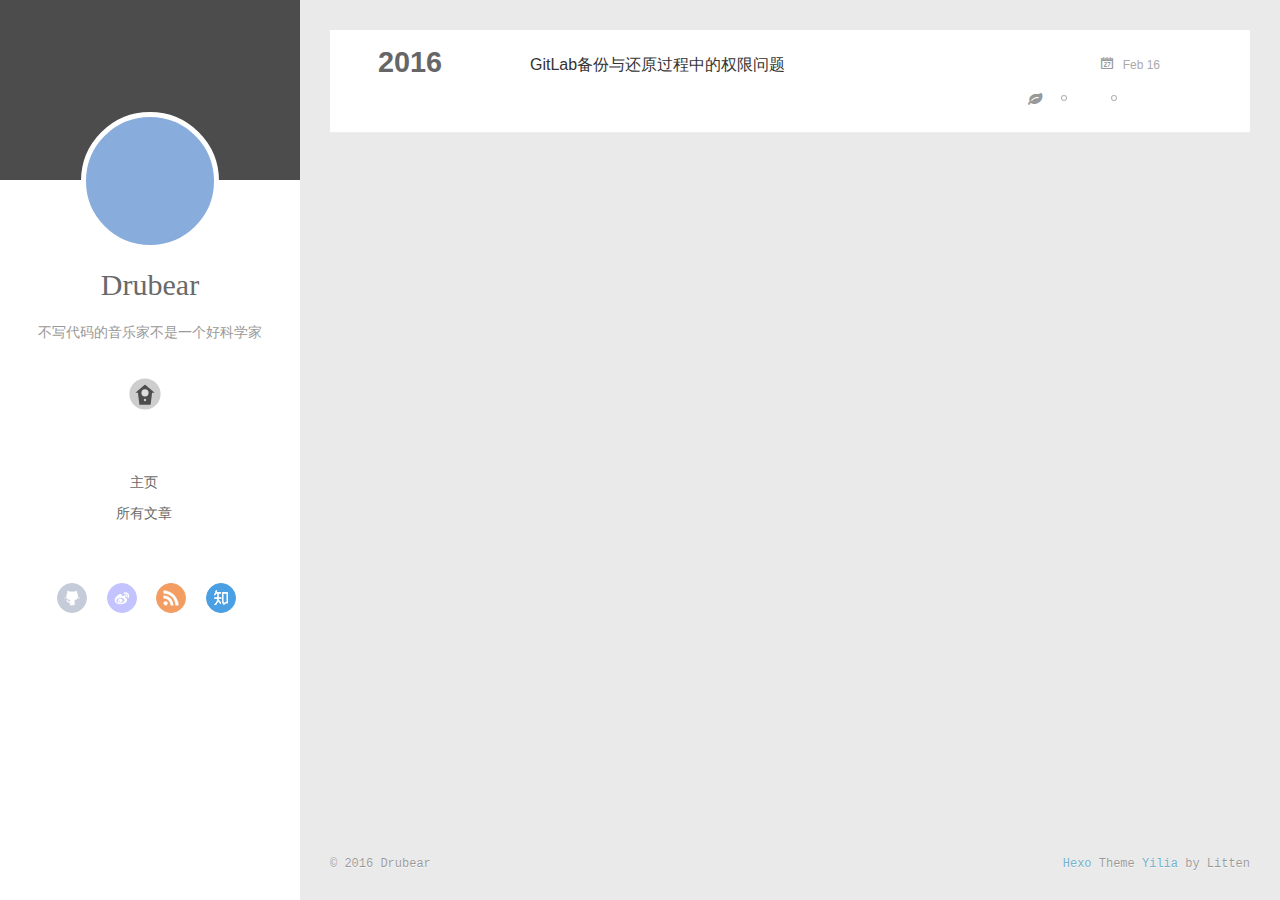
<file: tags/gitlab/index.html>
<!DOCTYPE html>
<html>
<head>
  <meta charset="utf-8">
  
  <meta http-equiv="X-UA-Compatible" content="IE=edge" >
  <title>Tag: gitlab | Drubear的博客</title>
  <meta name="viewport" content="width=device-width, initial-scale=1, maximum-scale=1">
  <meta name="description">
<meta property="og:type" content="website">
<meta property="og:title" content="Drubear的博客">
<meta property="og:url" content="http://yoursite.com/tags/gitlab/index.html">
<meta property="og:site_name" content="Drubear的博客">
<meta property="og:description">
<meta name="twitter:card" content="summary">
<meta name="twitter:title" content="Drubear的博客">
<meta name="twitter:description">
  
    <link rel="alternative" href="/atom.xml" title="Drubear的博客" type="application/atom+xml">
  
  
    <link rel="icon" href="/favicon.png">
  
  <link rel="stylesheet" href="/css/style.css" type="text/css">
</head>

<body>
  <div id="container">
    <div class="left-col">
    <div class="overlay"></div>
<div class="intrude-less">
	<header id="header" class="inner">
		<a href="/" class="profilepic">
			
			<img lazy-src="/img/headportrait.jpeg" class="js-avatar">
			
		</a>

		<hgroup>
		  <h1 class="header-author"><a href="/">Drubear</a></h1>
		</hgroup>

		
		<p class="header-subtitle">不写代码的音乐家不是一个好科学家</p>
		

		
			<div class="switch-btn">
				<div class="icon">
					<div class="icon-ctn">
						<div class="icon-wrap icon-house" data-idx="0">
							<div class="birdhouse"></div>
							<div class="birdhouse_holes"></div>
						</div>
						<div class="icon-wrap icon-ribbon hide" data-idx="1">
							<div class="ribbon"></div>
						</div>
						
						<div class="icon-wrap icon-link hide" data-idx="2">
							<div class="loopback_l"></div>
							<div class="loopback_r"></div>
						</div>
						
						
					</div>
					
				</div>
				<div class="tips-box hide">
					<div class="tips-arrow"></div>
					<ul class="tips-inner">
						<li>菜单</li>
						<li>標籤</li>
						
						<li>友情链接</li>
						
						
					</ul>
				</div>
			</div>
		

		<div class="switch-area">
			<div class="switch-wrap">
				<section class="switch-part switch-part1">
					<nav class="header-menu">
						<ul>
						
							<li><a href="https://github.com/drubear">主页</a></li>
				        
							<li><a href="/archives">所有文章</a></li>
				        
						</ul>
					</nav>
					<nav class="header-nav">
						<div class="social">
							
								<a class="github" target="_blank" href="https://github.com/drubear" title="github">github</a>
					        
								<a class="weibo" target="_blank" href="http://weibo.com/drubear" title="weibo">weibo</a>
					        
								<a class="rss" target="_blank" href="/#" title="rss">rss</a>
					        
								<a class="zhihu" target="_blank" href="/#" title="zhihu">zhihu</a>
					        
						</div>
					</nav>
				</section>
				
				
				<section class="switch-part switch-part2">
					<div class="widget tagcloud" id="js-tagcloud">
						<a href="/tags/Android/" style="font-size: 20px;">Android</a> <a href="/tags/Git/" style="font-size: 10px;">Git</a> <a href="/tags/Mac/" style="font-size: 15px;">Mac</a> <a href="/tags/MongoDB/" style="font-size: 10px;">MongoDB</a> <a href="/tags/NoSQL/" style="font-size: 10px;">NoSQL</a> <a href="/tags/git/" style="font-size: 15px;">git</a> <a href="/tags/github/" style="font-size: 10px;">github</a> <a href="/tags/gitlab/" style="font-size: 10px;">gitlab</a> <a href="/tags/hexo/" style="font-size: 10px;">hexo</a> <a href="/tags/node-js/" style="font-size: 10px;">node.js</a>
					</div>
				</section>
				
				
				
				<section class="switch-part switch-part3">
					<div id="js-friends">
					
			          <a target="_blank" class="main-nav-link switch-friends-link" href="http://icetea.github.io">河马的博客</a>
			        
			        </div>
				</section>
				

				
			</div>
		</div>
	</header>				
</div>

    </div>
    <div class="mid-col">
      <nav id="mobile-nav">
  	<div class="overlay">
  		<div class="slider-trigger"></div>
  		<h1 class="header-author js-mobile-header hide">Drubear</h1>
  	</div>
	<div class="intrude-less">
		<header id="header" class="inner">
			<div class="profilepic">
			
				<img lazy-src="/img/headportrait.jpeg" class="js-avatar">
			
			</div>
			<hgroup>
			  <h1 class="header-author">Drubear</h1>
			</hgroup>
			
			<p class="header-subtitle">不写代码的音乐家不是一个好科学家</p>
			
			<nav class="header-menu">
				<ul>
				
					<li><a href="https://github.com/drubear">主页</a></li>
		        
					<li><a href="/archives">所有文章</a></li>
		        
		        <div class="clearfix"></div>
				</ul>
			</nav>
			<nav class="header-nav">
				<div class="social">
					
						<a class="github" target="_blank" href="https://github.com/drubear" title="github">github</a>
			        
						<a class="weibo" target="_blank" href="http://weibo.com/drubear" title="weibo">weibo</a>
			        
						<a class="rss" target="_blank" href="/#" title="rss">rss</a>
			        
						<a class="zhihu" target="_blank" href="/#" title="zhihu">zhihu</a>
			        
				</div>
			</nav>
		</header>				
	</div>
</nav>

      <div class="body-wrap">
  
  
    
    
      
      
      <section class="archives-wrap">
        <div class="archive-year-wrap">
          <a href="/archives/2016" class="archive-year">2016</a>
        </div>
        <div class="archives">
    
    <article class="archive-article archive-type-post">
  <div class="archive-article-inner">
    <header class="archive-article-header">
      	<div class="article-meta">
	      	<a href="/2016/02/16/GitLab备份与还原过程中的权限问题/" class="archive-article-date">
  	<time datetime="2016-02-16T03:22:56.000Z" itemprop="datePublished">Feb 16</time>
</a>
        </div>
    	 
  
    <h1 itemprop="name">
      <a class="archive-article-title" href="/2016/02/16/GitLab备份与还原过程中的权限问题/">GitLab备份与还原过程中的权限问题</a>
    </h1>
  

        <div class="article-info info-on-right">
          
	<div class="article-tag tagcloud">
		<ul class="article-tag-list"><li class="article-tag-list-item"><a class="article-tag-list-link" href="/tags/git/">git</a></li><li class="article-tag-list-item"><a class="article-tag-list-link" href="/tags/gitlab/">gitlab</a></li></ul>
	</div>

          

        </div>
        <div class="clearfix"></div>
    </header>
  </div>
</article>
  
  
    </div></section>
  

    

</div>
      <footer id="footer">
  <div class="outer">
    <div id="footer-info">
    	<div class="footer-left">
    		&copy; 2016 Drubear
    	</div>
      	<div class="footer-right">
      		<a href="http://hexo.io/" target="_blank">Hexo</a>  Theme <a href="https://github.com/litten/hexo-theme-yilia" target="_blank">Yilia</a> by Litten
      	</div>
    </div>
  </div>
</footer>
    </div>
    
  <link rel="stylesheet" href="/fancybox/jquery.fancybox.css" type="text/css">


<script>
	var yiliaConfig = {
		fancybox: true,
		mathjax: true,
		animate: true,
		isHome: false,
		isPost: false,
		isArchive: false,
		isTag: true,
		isCategory: false,
		open_in_new: false
	}
</script>
<script src="http://7.url.cn/edu/jslib/comb/require-2.1.6,jquery-1.9.1.min.js" type="text/javascript"></script>
<script src="/js/main.js" type="text/javascript"></script>






<script type="text/x-mathjax-config">
MathJax.Hub.Config({
    tex2jax: {
        inlineMath: [ ['$','$'], ["\\(","\\)"]  ],
        processEscapes: true,
        skipTags: ['script', 'noscript', 'style', 'textarea', 'pre', 'code']
    }
});

MathJax.Hub.Queue(function() {
    var all = MathJax.Hub.getAllJax(), i;
    for(i=0; i < all.length; i += 1) {
        all[i].SourceElement().parentNode.className += ' has-jax';                 
    }       
});
</script>

<script type="text/javascript" src="http://cdn.mathjax.org/mathjax/latest/MathJax.js?config=TeX-AMS-MML_HTMLorMML">
</script>


  </div>
</body>
</html>
</file>
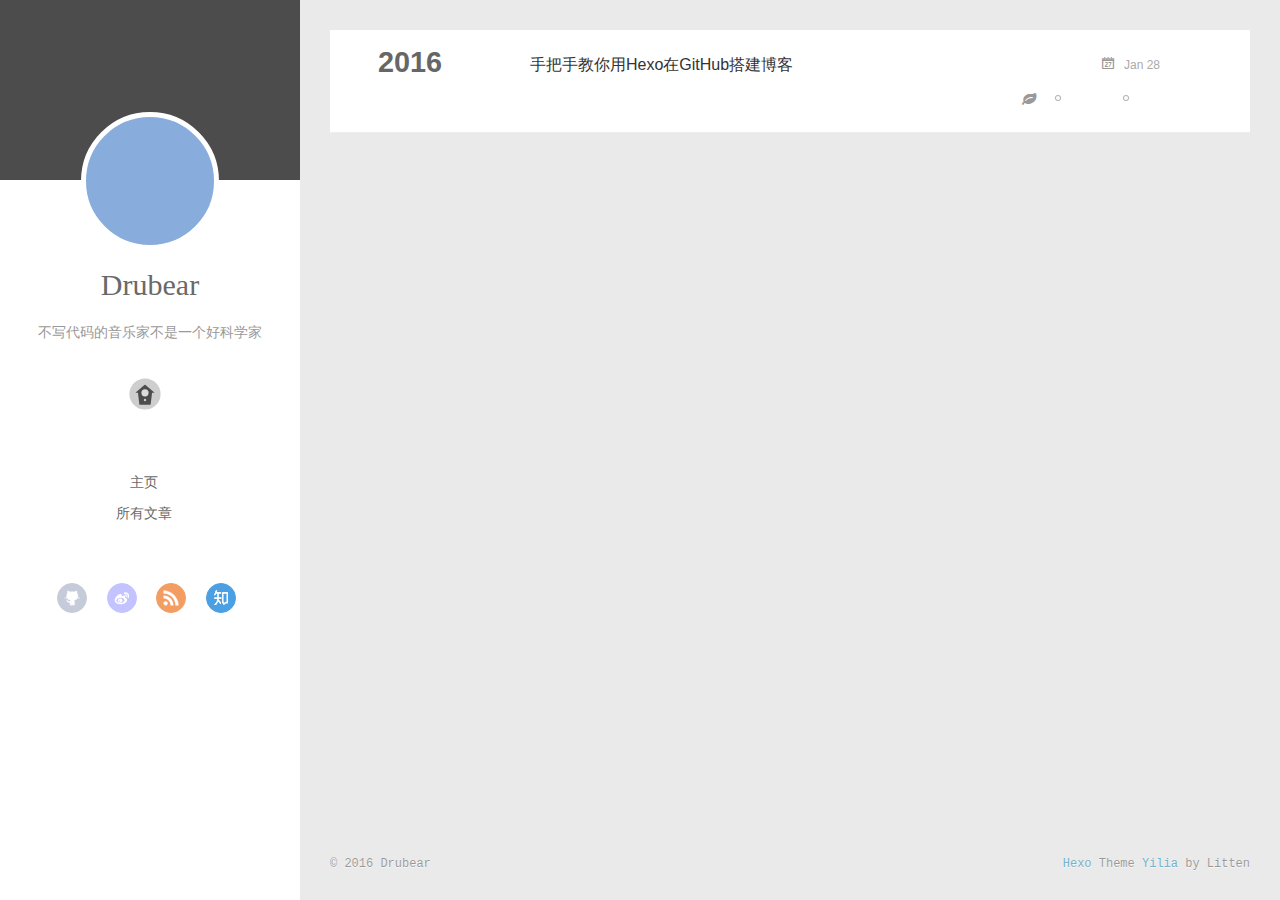
<file: tags/hexo/index.html>
<!DOCTYPE html>
<html>
<head>
  <meta charset="utf-8">
  
  <meta http-equiv="X-UA-Compatible" content="IE=edge" >
  <title>Tag: hexo | Drubear的博客</title>
  <meta name="viewport" content="width=device-width, initial-scale=1, maximum-scale=1">
  <meta name="description">
<meta property="og:type" content="website">
<meta property="og:title" content="Drubear的博客">
<meta property="og:url" content="http://yoursite.com/tags/hexo/index.html">
<meta property="og:site_name" content="Drubear的博客">
<meta property="og:description">
<meta name="twitter:card" content="summary">
<meta name="twitter:title" content="Drubear的博客">
<meta name="twitter:description">
  
    <link rel="alternative" href="/atom.xml" title="Drubear的博客" type="application/atom+xml">
  
  
    <link rel="icon" href="/favicon.png">
  
  <link rel="stylesheet" href="/css/style.css" type="text/css">
</head>

<body>
  <div id="container">
    <div class="left-col">
    <div class="overlay"></div>
<div class="intrude-less">
	<header id="header" class="inner">
		<a href="/" class="profilepic">
			
			<img lazy-src="/img/headportrait.jpeg" class="js-avatar">
			
		</a>

		<hgroup>
		  <h1 class="header-author"><a href="/">Drubear</a></h1>
		</hgroup>

		
		<p class="header-subtitle">不写代码的音乐家不是一个好科学家</p>
		

		
			<div class="switch-btn">
				<div class="icon">
					<div class="icon-ctn">
						<div class="icon-wrap icon-house" data-idx="0">
							<div class="birdhouse"></div>
							<div class="birdhouse_holes"></div>
						</div>
						<div class="icon-wrap icon-ribbon hide" data-idx="1">
							<div class="ribbon"></div>
						</div>
						
						<div class="icon-wrap icon-link hide" data-idx="2">
							<div class="loopback_l"></div>
							<div class="loopback_r"></div>
						</div>
						
						
					</div>
					
				</div>
				<div class="tips-box hide">
					<div class="tips-arrow"></div>
					<ul class="tips-inner">
						<li>菜单</li>
						<li>標籤</li>
						
						<li>友情链接</li>
						
						
					</ul>
				</div>
			</div>
		

		<div class="switch-area">
			<div class="switch-wrap">
				<section class="switch-part switch-part1">
					<nav class="header-menu">
						<ul>
						
							<li><a href="https://github.com/drubear">主页</a></li>
				        
							<li><a href="/archives">所有文章</a></li>
				        
						</ul>
					</nav>
					<nav class="header-nav">
						<div class="social">
							
								<a class="github" target="_blank" href="https://github.com/drubear" title="github">github</a>
					        
								<a class="weibo" target="_blank" href="http://weibo.com/drubear" title="weibo">weibo</a>
					        
								<a class="rss" target="_blank" href="/#" title="rss">rss</a>
					        
								<a class="zhihu" target="_blank" href="/#" title="zhihu">zhihu</a>
					        
						</div>
					</nav>
				</section>
				
				
				<section class="switch-part switch-part2">
					<div class="widget tagcloud" id="js-tagcloud">
						<a href="/tags/Android/" style="font-size: 20px;">Android</a> <a href="/tags/Git/" style="font-size: 10px;">Git</a> <a href="/tags/Mac/" style="font-size: 15px;">Mac</a> <a href="/tags/MongoDB/" style="font-size: 10px;">MongoDB</a> <a href="/tags/NoSQL/" style="font-size: 10px;">NoSQL</a> <a href="/tags/git/" style="font-size: 15px;">git</a> <a href="/tags/github/" style="font-size: 10px;">github</a> <a href="/tags/gitlab/" style="font-size: 10px;">gitlab</a> <a href="/tags/hexo/" style="font-size: 10px;">hexo</a> <a href="/tags/node-js/" style="font-size: 10px;">node.js</a>
					</div>
				</section>
				
				
				
				<section class="switch-part switch-part3">
					<div id="js-friends">
					
			          <a target="_blank" class="main-nav-link switch-friends-link" href="http://icetea.github.io">河马的博客</a>
			        
			        </div>
				</section>
				

				
			</div>
		</div>
	</header>				
</div>

    </div>
    <div class="mid-col">
      <nav id="mobile-nav">
  	<div class="overlay">
  		<div class="slider-trigger"></div>
  		<h1 class="header-author js-mobile-header hide">Drubear</h1>
  	</div>
	<div class="intrude-less">
		<header id="header" class="inner">
			<div class="profilepic">
			
				<img lazy-src="/img/headportrait.jpeg" class="js-avatar">
			
			</div>
			<hgroup>
			  <h1 class="header-author">Drubear</h1>
			</hgroup>
			
			<p class="header-subtitle">不写代码的音乐家不是一个好科学家</p>
			
			<nav class="header-menu">
				<ul>
				
					<li><a href="https://github.com/drubear">主页</a></li>
		        
					<li><a href="/archives">所有文章</a></li>
		        
		        <div class="clearfix"></div>
				</ul>
			</nav>
			<nav class="header-nav">
				<div class="social">
					
						<a class="github" target="_blank" href="https://github.com/drubear" title="github">github</a>
			        
						<a class="weibo" target="_blank" href="http://weibo.com/drubear" title="weibo">weibo</a>
			        
						<a class="rss" target="_blank" href="/#" title="rss">rss</a>
			        
						<a class="zhihu" target="_blank" href="/#" title="zhihu">zhihu</a>
			        
				</div>
			</nav>
		</header>				
	</div>
</nav>

      <div class="body-wrap">
  
  
    
    
      
      
      <section class="archives-wrap">
        <div class="archive-year-wrap">
          <a href="/archives/2016" class="archive-year">2016</a>
        </div>
        <div class="archives">
    
    <article class="archive-article archive-type-post">
  <div class="archive-article-inner">
    <header class="archive-article-header">
      	<div class="article-meta">
	      	<a href="/2016/01/28/手把手教你用Hexo在GitHub搭建博客/" class="archive-article-date">
  	<time datetime="2016-01-28T03:34:45.000Z" itemprop="datePublished">Jan 28</time>
</a>
        </div>
    	 
  
    <h1 itemprop="name">
      <a class="archive-article-title" href="/2016/01/28/手把手教你用Hexo在GitHub搭建博客/">手把手教你用Hexo在GitHub搭建博客</a>
    </h1>
  

        <div class="article-info info-on-right">
          
	<div class="article-tag tagcloud">
		<ul class="article-tag-list"><li class="article-tag-list-item"><a class="article-tag-list-link" href="/tags/github/">github</a></li><li class="article-tag-list-item"><a class="article-tag-list-link" href="/tags/hexo/">hexo</a></li></ul>
	</div>

          

        </div>
        <div class="clearfix"></div>
    </header>
  </div>
</article>
  
  
    </div></section>
  

    

</div>
      <footer id="footer">
  <div class="outer">
    <div id="footer-info">
    	<div class="footer-left">
    		&copy; 2016 Drubear
    	</div>
      	<div class="footer-right">
      		<a href="http://hexo.io/" target="_blank">Hexo</a>  Theme <a href="https://github.com/litten/hexo-theme-yilia" target="_blank">Yilia</a> by Litten
      	</div>
    </div>
  </div>
</footer>
    </div>
    
  <link rel="stylesheet" href="/fancybox/jquery.fancybox.css" type="text/css">


<script>
	var yiliaConfig = {
		fancybox: true,
		mathjax: true,
		animate: true,
		isHome: false,
		isPost: false,
		isArchive: false,
		isTag: true,
		isCategory: false,
		open_in_new: false
	}
</script>
<script src="http://7.url.cn/edu/jslib/comb/require-2.1.6,jquery-1.9.1.min.js" type="text/javascript"></script>
<script src="/js/main.js" type="text/javascript"></script>






<script type="text/x-mathjax-config">
MathJax.Hub.Config({
    tex2jax: {
        inlineMath: [ ['$','$'], ["\\(","\\)"]  ],
        processEscapes: true,
        skipTags: ['script', 'noscript', 'style', 'textarea', 'pre', 'code']
    }
});

MathJax.Hub.Queue(function() {
    var all = MathJax.Hub.getAllJax(), i;
    for(i=0; i < all.length; i += 1) {
        all[i].SourceElement().parentNode.className += ' has-jax';                 
    }       
});
</script>

<script type="text/javascript" src="http://cdn.mathjax.org/mathjax/latest/MathJax.js?config=TeX-AMS-MML_HTMLorMML">
</script>


  </div>
</body>
</html>
</file>
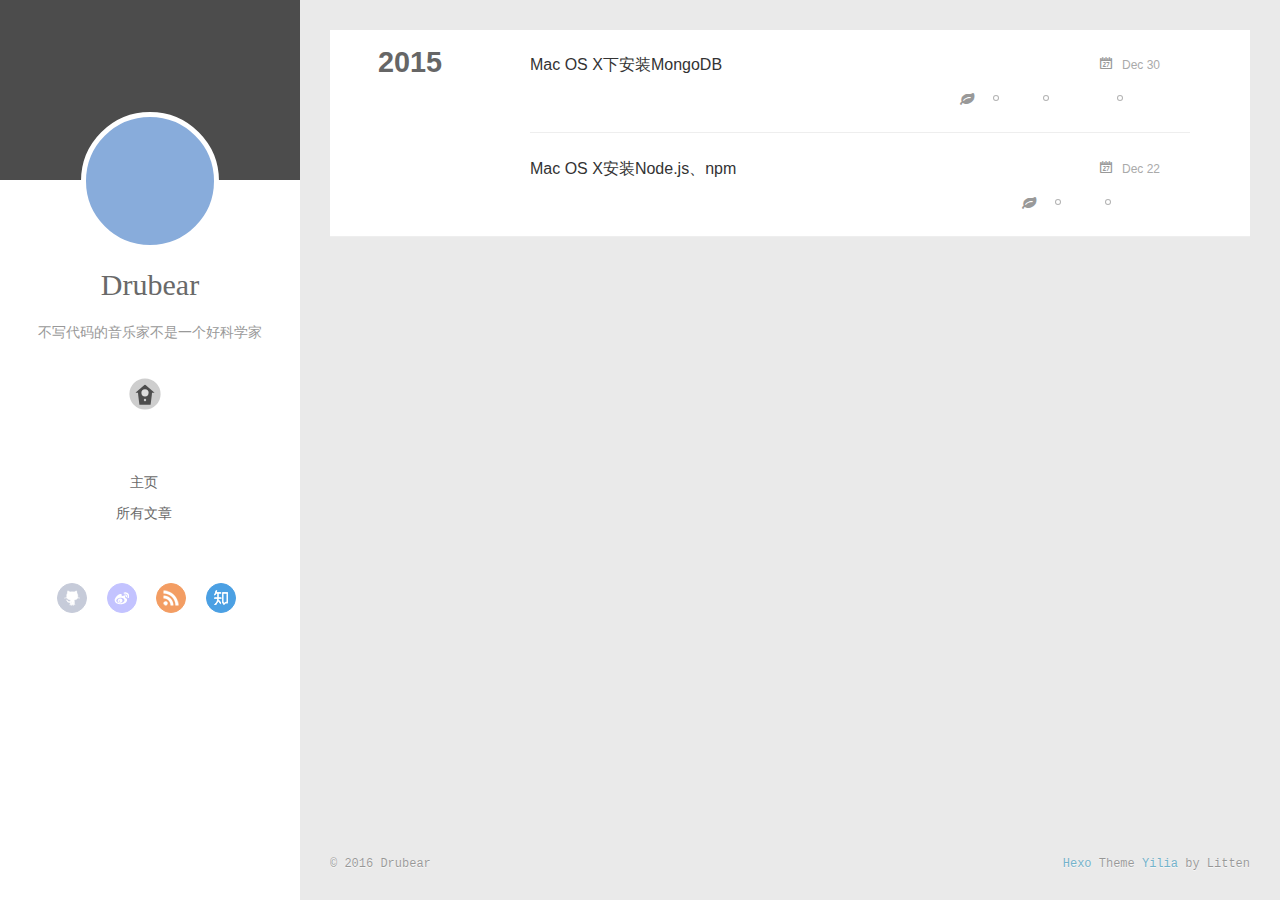
<file: tags/Mac/index.html>
<!DOCTYPE html>
<html>
<head>
  <meta charset="utf-8">
  
  <meta http-equiv="X-UA-Compatible" content="IE=edge" >
  <title>Tag: Mac | Drubear的博客</title>
  <meta name="viewport" content="width=device-width, initial-scale=1, maximum-scale=1">
  <meta name="description">
<meta property="og:type" content="website">
<meta property="og:title" content="Drubear的博客">
<meta property="og:url" content="http://yoursite.com/tags/Mac/index.html">
<meta property="og:site_name" content="Drubear的博客">
<meta property="og:description">
<meta name="twitter:card" content="summary">
<meta name="twitter:title" content="Drubear的博客">
<meta name="twitter:description">
  
    <link rel="alternative" href="/atom.xml" title="Drubear的博客" type="application/atom+xml">
  
  
    <link rel="icon" href="/favicon.png">
  
  <link rel="stylesheet" href="/css/style.css" type="text/css">
</head>

<body>
  <div id="container">
    <div class="left-col">
    <div class="overlay"></div>
<div class="intrude-less">
	<header id="header" class="inner">
		<a href="/" class="profilepic">
			
			<img lazy-src="/img/headportrait.jpeg" class="js-avatar">
			
		</a>

		<hgroup>
		  <h1 class="header-author"><a href="/">Drubear</a></h1>
		</hgroup>

		
		<p class="header-subtitle">不写代码的音乐家不是一个好科学家</p>
		

		
			<div class="switch-btn">
				<div class="icon">
					<div class="icon-ctn">
						<div class="icon-wrap icon-house" data-idx="0">
							<div class="birdhouse"></div>
							<div class="birdhouse_holes"></div>
						</div>
						<div class="icon-wrap icon-ribbon hide" data-idx="1">
							<div class="ribbon"></div>
						</div>
						
						<div class="icon-wrap icon-link hide" data-idx="2">
							<div class="loopback_l"></div>
							<div class="loopback_r"></div>
						</div>
						
						
					</div>
					
				</div>
				<div class="tips-box hide">
					<div class="tips-arrow"></div>
					<ul class="tips-inner">
						<li>菜单</li>
						<li>標籤</li>
						
						<li>友情链接</li>
						
						
					</ul>
				</div>
			</div>
		

		<div class="switch-area">
			<div class="switch-wrap">
				<section class="switch-part switch-part1">
					<nav class="header-menu">
						<ul>
						
							<li><a href="https://github.com/drubear">主页</a></li>
				        
							<li><a href="/archives">所有文章</a></li>
				        
						</ul>
					</nav>
					<nav class="header-nav">
						<div class="social">
							
								<a class="github" target="_blank" href="https://github.com/drubear" title="github">github</a>
					        
								<a class="weibo" target="_blank" href="http://weibo.com/drubear" title="weibo">weibo</a>
					        
								<a class="rss" target="_blank" href="/#" title="rss">rss</a>
					        
								<a class="zhihu" target="_blank" href="/#" title="zhihu">zhihu</a>
					        
						</div>
					</nav>
				</section>
				
				
				<section class="switch-part switch-part2">
					<div class="widget tagcloud" id="js-tagcloud">
						<a href="/tags/Android/" style="font-size: 20px;">Android</a> <a href="/tags/Git/" style="font-size: 10px;">Git</a> <a href="/tags/Mac/" style="font-size: 15px;">Mac</a> <a href="/tags/MongoDB/" style="font-size: 10px;">MongoDB</a> <a href="/tags/NoSQL/" style="font-size: 10px;">NoSQL</a> <a href="/tags/git/" style="font-size: 15px;">git</a> <a href="/tags/github/" style="font-size: 10px;">github</a> <a href="/tags/gitlab/" style="font-size: 10px;">gitlab</a> <a href="/tags/hexo/" style="font-size: 10px;">hexo</a> <a href="/tags/node-js/" style="font-size: 10px;">node.js</a>
					</div>
				</section>
				
				
				
				<section class="switch-part switch-part3">
					<div id="js-friends">
					
			          <a target="_blank" class="main-nav-link switch-friends-link" href="http://icetea.github.io">河马的博客</a>
			        
			        </div>
				</section>
				

				
			</div>
		</div>
	</header>				
</div>

    </div>
    <div class="mid-col">
      <nav id="mobile-nav">
  	<div class="overlay">
  		<div class="slider-trigger"></div>
  		<h1 class="header-author js-mobile-header hide">Drubear</h1>
  	</div>
	<div class="intrude-less">
		<header id="header" class="inner">
			<div class="profilepic">
			
				<img lazy-src="/img/headportrait.jpeg" class="js-avatar">
			
			</div>
			<hgroup>
			  <h1 class="header-author">Drubear</h1>
			</hgroup>
			
			<p class="header-subtitle">不写代码的音乐家不是一个好科学家</p>
			
			<nav class="header-menu">
				<ul>
				
					<li><a href="https://github.com/drubear">主页</a></li>
		        
					<li><a href="/archives">所有文章</a></li>
		        
		        <div class="clearfix"></div>
				</ul>
			</nav>
			<nav class="header-nav">
				<div class="social">
					
						<a class="github" target="_blank" href="https://github.com/drubear" title="github">github</a>
			        
						<a class="weibo" target="_blank" href="http://weibo.com/drubear" title="weibo">weibo</a>
			        
						<a class="rss" target="_blank" href="/#" title="rss">rss</a>
			        
						<a class="zhihu" target="_blank" href="/#" title="zhihu">zhihu</a>
			        
				</div>
			</nav>
		</header>				
	</div>
</nav>

      <div class="body-wrap">
  
  
    
    
      
      
      <section class="archives-wrap">
        <div class="archive-year-wrap">
          <a href="/archives/2015" class="archive-year">2015</a>
        </div>
        <div class="archives">
    
    <article class="archive-article archive-type-post">
  <div class="archive-article-inner">
    <header class="archive-article-header">
      	<div class="article-meta">
	      	<a href="/2015/12/30/Mac-OS-X下安装MongoDB/" class="archive-article-date">
  	<time datetime="2015-12-30T05:38:02.000Z" itemprop="datePublished">Dec 30</time>
</a>
        </div>
    	 
  
    <h1 itemprop="name">
      <a class="archive-article-title" href="/2015/12/30/Mac-OS-X下安装MongoDB/">Mac OS X下安装MongoDB</a>
    </h1>
  

        <div class="article-info info-on-right">
          
	<div class="article-tag tagcloud">
		<ul class="article-tag-list"><li class="article-tag-list-item"><a class="article-tag-list-link" href="/tags/Mac/">Mac</a></li><li class="article-tag-list-item"><a class="article-tag-list-link" href="/tags/MongoDB/">MongoDB</a></li><li class="article-tag-list-item"><a class="article-tag-list-link" href="/tags/NoSQL/">NoSQL</a></li></ul>
	</div>

          

        </div>
        <div class="clearfix"></div>
    </header>
  </div>
</article>
  
    
    
    <article class="archive-article archive-type-post">
  <div class="archive-article-inner">
    <header class="archive-article-header">
      	<div class="article-meta">
	      	<a href="/2015/12/22/Mac-OS-X安装Node-js、npm/" class="archive-article-date">
  	<time datetime="2015-12-22T06:29:45.000Z" itemprop="datePublished">Dec 22</time>
</a>
        </div>
    	 
  
    <h1 itemprop="name">
      <a class="archive-article-title" href="/2015/12/22/Mac-OS-X安装Node-js、npm/">Mac OS X安装Node.js、npm</a>
    </h1>
  

        <div class="article-info info-on-right">
          
	<div class="article-tag tagcloud">
		<ul class="article-tag-list"><li class="article-tag-list-item"><a class="article-tag-list-link" href="/tags/Mac/">Mac</a></li><li class="article-tag-list-item"><a class="article-tag-list-link" href="/tags/node-js/">node.js</a></li></ul>
	</div>

          

        </div>
        <div class="clearfix"></div>
    </header>
  </div>
</article>
  
  
    </div></section>
  

    

</div>
      <footer id="footer">
  <div class="outer">
    <div id="footer-info">
    	<div class="footer-left">
    		&copy; 2016 Drubear
    	</div>
      	<div class="footer-right">
      		<a href="http://hexo.io/" target="_blank">Hexo</a>  Theme <a href="https://github.com/litten/hexo-theme-yilia" target="_blank">Yilia</a> by Litten
      	</div>
    </div>
  </div>
</footer>
    </div>
    
  <link rel="stylesheet" href="/fancybox/jquery.fancybox.css" type="text/css">


<script>
	var yiliaConfig = {
		fancybox: true,
		mathjax: true,
		animate: true,
		isHome: false,
		isPost: false,
		isArchive: false,
		isTag: true,
		isCategory: false,
		open_in_new: false
	}
</script>
<script src="http://7.url.cn/edu/jslib/comb/require-2.1.6,jquery-1.9.1.min.js" type="text/javascript"></script>
<script src="/js/main.js" type="text/javascript"></script>






<script type="text/x-mathjax-config">
MathJax.Hub.Config({
    tex2jax: {
        inlineMath: [ ['$','$'], ["\\(","\\)"]  ],
        processEscapes: true,
        skipTags: ['script', 'noscript', 'style', 'textarea', 'pre', 'code']
    }
});

MathJax.Hub.Queue(function() {
    var all = MathJax.Hub.getAllJax(), i;
    for(i=0; i < all.length; i += 1) {
        all[i].SourceElement().parentNode.className += ' has-jax';                 
    }       
});
</script>

<script type="text/javascript" src="http://cdn.mathjax.org/mathjax/latest/MathJax.js?config=TeX-AMS-MML_HTMLorMML">
</script>


  </div>
</body>
</html>
</file>
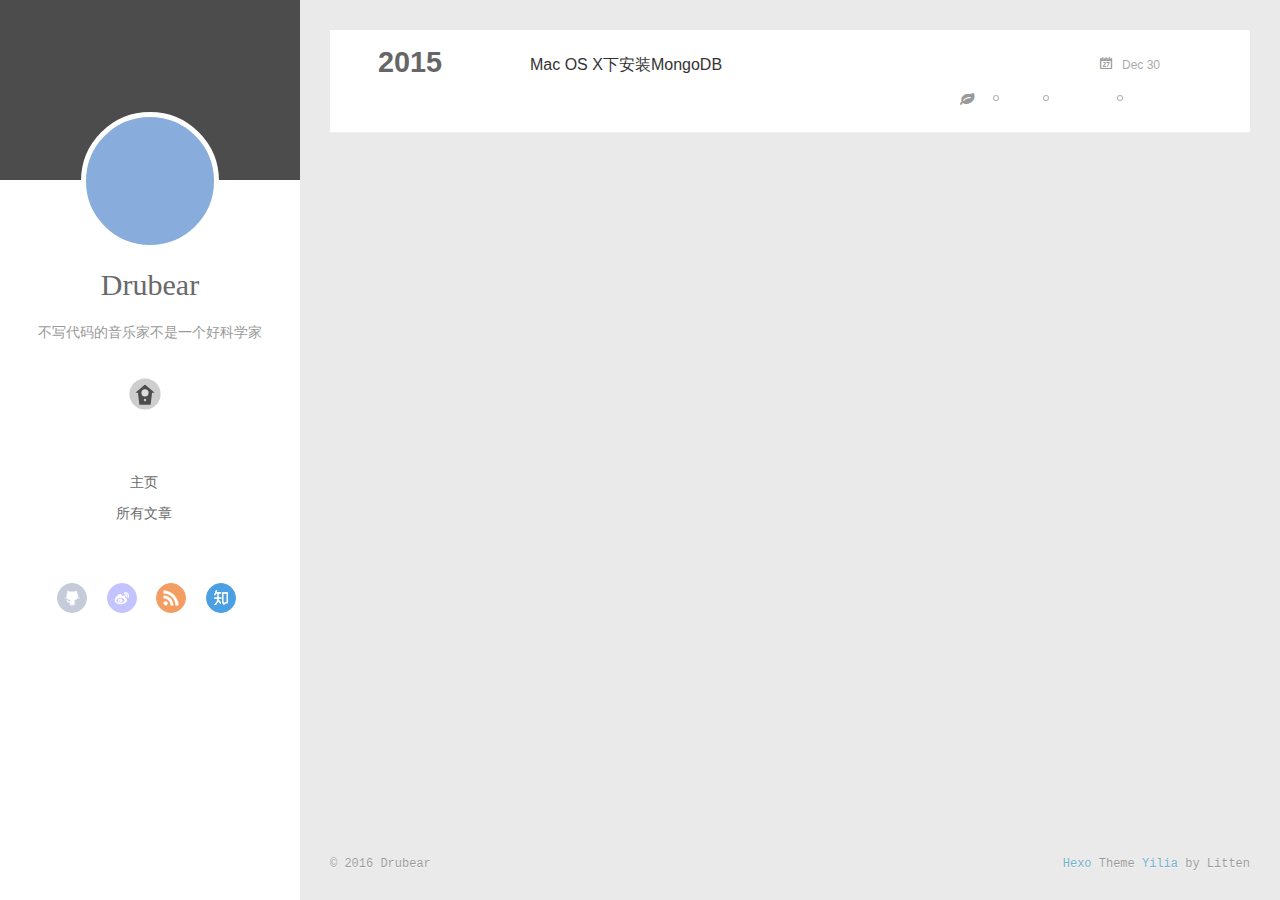
<file: tags/MongoDB/index.html>
<!DOCTYPE html>
<html>
<head>
  <meta charset="utf-8">
  
  <meta http-equiv="X-UA-Compatible" content="IE=edge" >
  <title>Tag: MongoDB | Drubear的博客</title>
  <meta name="viewport" content="width=device-width, initial-scale=1, maximum-scale=1">
  <meta name="description">
<meta property="og:type" content="website">
<meta property="og:title" content="Drubear的博客">
<meta property="og:url" content="http://yoursite.com/tags/MongoDB/index.html">
<meta property="og:site_name" content="Drubear的博客">
<meta property="og:description">
<meta name="twitter:card" content="summary">
<meta name="twitter:title" content="Drubear的博客">
<meta name="twitter:description">
  
    <link rel="alternative" href="/atom.xml" title="Drubear的博客" type="application/atom+xml">
  
  
    <link rel="icon" href="/favicon.png">
  
  <link rel="stylesheet" href="/css/style.css" type="text/css">
</head>

<body>
  <div id="container">
    <div class="left-col">
    <div class="overlay"></div>
<div class="intrude-less">
	<header id="header" class="inner">
		<a href="/" class="profilepic">
			
			<img lazy-src="/img/headportrait.jpeg" class="js-avatar">
			
		</a>

		<hgroup>
		  <h1 class="header-author"><a href="/">Drubear</a></h1>
		</hgroup>

		
		<p class="header-subtitle">不写代码的音乐家不是一个好科学家</p>
		

		
			<div class="switch-btn">
				<div class="icon">
					<div class="icon-ctn">
						<div class="icon-wrap icon-house" data-idx="0">
							<div class="birdhouse"></div>
							<div class="birdhouse_holes"></div>
						</div>
						<div class="icon-wrap icon-ribbon hide" data-idx="1">
							<div class="ribbon"></div>
						</div>
						
						<div class="icon-wrap icon-link hide" data-idx="2">
							<div class="loopback_l"></div>
							<div class="loopback_r"></div>
						</div>
						
						
					</div>
					
				</div>
				<div class="tips-box hide">
					<div class="tips-arrow"></div>
					<ul class="tips-inner">
						<li>菜单</li>
						<li>標籤</li>
						
						<li>友情链接</li>
						
						
					</ul>
				</div>
			</div>
		

		<div class="switch-area">
			<div class="switch-wrap">
				<section class="switch-part switch-part1">
					<nav class="header-menu">
						<ul>
						
							<li><a href="https://github.com/drubear">主页</a></li>
				        
							<li><a href="/archives">所有文章</a></li>
				        
						</ul>
					</nav>
					<nav class="header-nav">
						<div class="social">
							
								<a class="github" target="_blank" href="https://github.com/drubear" title="github">github</a>
					        
								<a class="weibo" target="_blank" href="http://weibo.com/drubear" title="weibo">weibo</a>
					        
								<a class="rss" target="_blank" href="/#" title="rss">rss</a>
					        
								<a class="zhihu" target="_blank" href="/#" title="zhihu">zhihu</a>
					        
						</div>
					</nav>
				</section>
				
				
				<section class="switch-part switch-part2">
					<div class="widget tagcloud" id="js-tagcloud">
						<a href="/tags/Android/" style="font-size: 20px;">Android</a> <a href="/tags/Git/" style="font-size: 10px;">Git</a> <a href="/tags/Mac/" style="font-size: 15px;">Mac</a> <a href="/tags/MongoDB/" style="font-size: 10px;">MongoDB</a> <a href="/tags/NoSQL/" style="font-size: 10px;">NoSQL</a> <a href="/tags/git/" style="font-size: 15px;">git</a> <a href="/tags/github/" style="font-size: 10px;">github</a> <a href="/tags/gitlab/" style="font-size: 10px;">gitlab</a> <a href="/tags/hexo/" style="font-size: 10px;">hexo</a> <a href="/tags/node-js/" style="font-size: 10px;">node.js</a>
					</div>
				</section>
				
				
				
				<section class="switch-part switch-part3">
					<div id="js-friends">
					
			          <a target="_blank" class="main-nav-link switch-friends-link" href="http://icetea.github.io">河马的博客</a>
			        
			        </div>
				</section>
				

				
			</div>
		</div>
	</header>				
</div>

    </div>
    <div class="mid-col">
      <nav id="mobile-nav">
  	<div class="overlay">
  		<div class="slider-trigger"></div>
  		<h1 class="header-author js-mobile-header hide">Drubear</h1>
  	</div>
	<div class="intrude-less">
		<header id="header" class="inner">
			<div class="profilepic">
			
				<img lazy-src="/img/headportrait.jpeg" class="js-avatar">
			
			</div>
			<hgroup>
			  <h1 class="header-author">Drubear</h1>
			</hgroup>
			
			<p class="header-subtitle">不写代码的音乐家不是一个好科学家</p>
			
			<nav class="header-menu">
				<ul>
				
					<li><a href="https://github.com/drubear">主页</a></li>
		        
					<li><a href="/archives">所有文章</a></li>
		        
		        <div class="clearfix"></div>
				</ul>
			</nav>
			<nav class="header-nav">
				<div class="social">
					
						<a class="github" target="_blank" href="https://github.com/drubear" title="github">github</a>
			        
						<a class="weibo" target="_blank" href="http://weibo.com/drubear" title="weibo">weibo</a>
			        
						<a class="rss" target="_blank" href="/#" title="rss">rss</a>
			        
						<a class="zhihu" target="_blank" href="/#" title="zhihu">zhihu</a>
			        
				</div>
			</nav>
		</header>				
	</div>
</nav>

      <div class="body-wrap">
  
  
    
    
      
      
      <section class="archives-wrap">
        <div class="archive-year-wrap">
          <a href="/archives/2015" class="archive-year">2015</a>
        </div>
        <div class="archives">
    
    <article class="archive-article archive-type-post">
  <div class="archive-article-inner">
    <header class="archive-article-header">
      	<div class="article-meta">
	      	<a href="/2015/12/30/Mac-OS-X下安装MongoDB/" class="archive-article-date">
  	<time datetime="2015-12-30T05:38:02.000Z" itemprop="datePublished">Dec 30</time>
</a>
        </div>
    	 
  
    <h1 itemprop="name">
      <a class="archive-article-title" href="/2015/12/30/Mac-OS-X下安装MongoDB/">Mac OS X下安装MongoDB</a>
    </h1>
  

        <div class="article-info info-on-right">
          
	<div class="article-tag tagcloud">
		<ul class="article-tag-list"><li class="article-tag-list-item"><a class="article-tag-list-link" href="/tags/Mac/">Mac</a></li><li class="article-tag-list-item"><a class="article-tag-list-link" href="/tags/MongoDB/">MongoDB</a></li><li class="article-tag-list-item"><a class="article-tag-list-link" href="/tags/NoSQL/">NoSQL</a></li></ul>
	</div>

          

        </div>
        <div class="clearfix"></div>
    </header>
  </div>
</article>
  
  
    </div></section>
  

    

</div>
      <footer id="footer">
  <div class="outer">
    <div id="footer-info">
    	<div class="footer-left">
    		&copy; 2016 Drubear
    	</div>
      	<div class="footer-right">
      		<a href="http://hexo.io/" target="_blank">Hexo</a>  Theme <a href="https://github.com/litten/hexo-theme-yilia" target="_blank">Yilia</a> by Litten
      	</div>
    </div>
  </div>
</footer>
    </div>
    
  <link rel="stylesheet" href="/fancybox/jquery.fancybox.css" type="text/css">


<script>
	var yiliaConfig = {
		fancybox: true,
		mathjax: true,
		animate: true,
		isHome: false,
		isPost: false,
		isArchive: false,
		isTag: true,
		isCategory: false,
		open_in_new: false
	}
</script>
<script src="http://7.url.cn/edu/jslib/comb/require-2.1.6,jquery-1.9.1.min.js" type="text/javascript"></script>
<script src="/js/main.js" type="text/javascript"></script>






<script type="text/x-mathjax-config">
MathJax.Hub.Config({
    tex2jax: {
        inlineMath: [ ['$','$'], ["\\(","\\)"]  ],
        processEscapes: true,
        skipTags: ['script', 'noscript', 'style', 'textarea', 'pre', 'code']
    }
});

MathJax.Hub.Queue(function() {
    var all = MathJax.Hub.getAllJax(), i;
    for(i=0; i < all.length; i += 1) {
        all[i].SourceElement().parentNode.className += ' has-jax';                 
    }       
});
</script>

<script type="text/javascript" src="http://cdn.mathjax.org/mathjax/latest/MathJax.js?config=TeX-AMS-MML_HTMLorMML">
</script>


  </div>
</body>
</html>
</file>
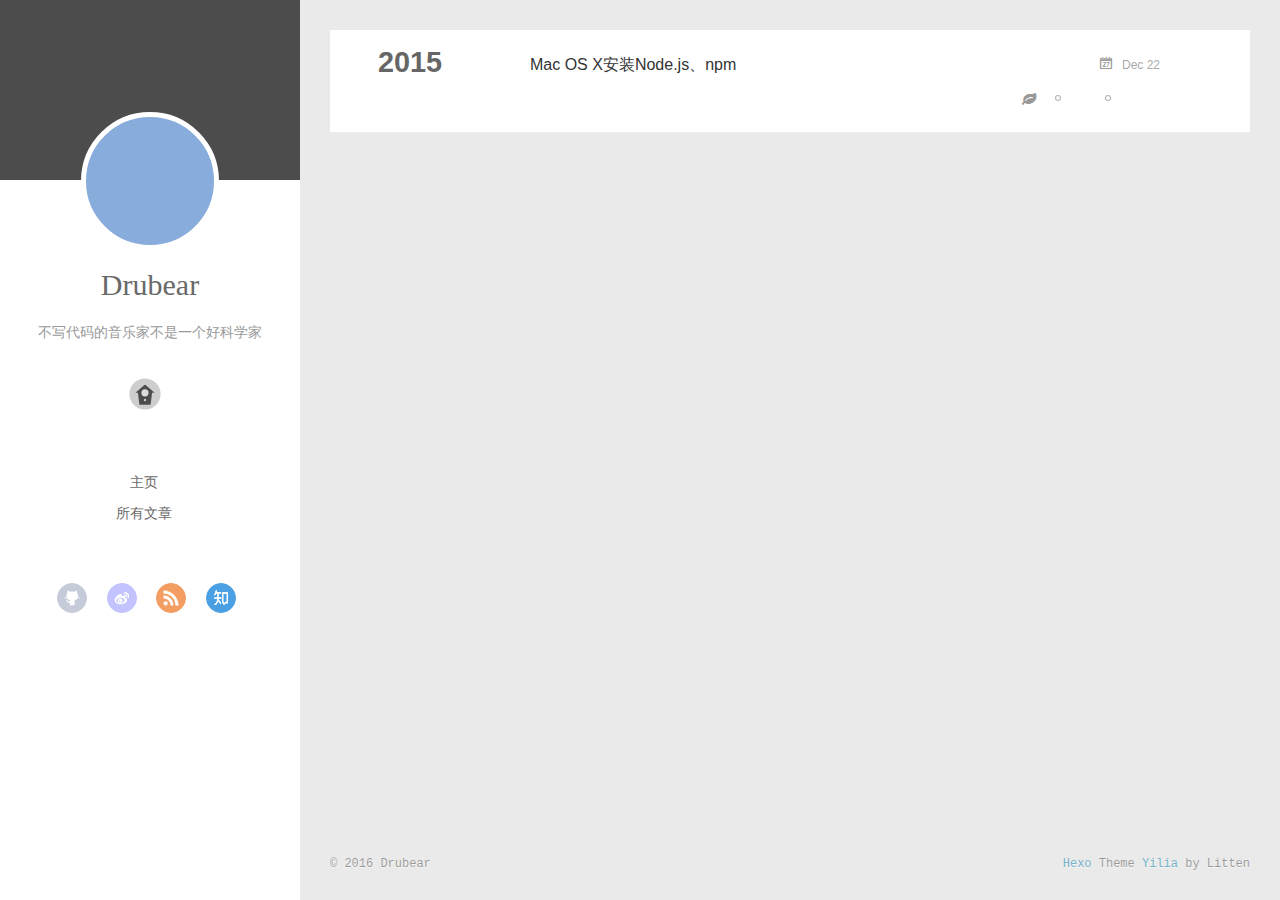
<file: tags/node-js/index.html>
<!DOCTYPE html>
<html>
<head>
  <meta charset="utf-8">
  
  <meta http-equiv="X-UA-Compatible" content="IE=edge" >
  <title>Tag: node.js | Drubear的博客</title>
  <meta name="viewport" content="width=device-width, initial-scale=1, maximum-scale=1">
  <meta name="description">
<meta property="og:type" content="website">
<meta property="og:title" content="Drubear的博客">
<meta property="og:url" content="http://yoursite.com/tags/node-js/index.html">
<meta property="og:site_name" content="Drubear的博客">
<meta property="og:description">
<meta name="twitter:card" content="summary">
<meta name="twitter:title" content="Drubear的博客">
<meta name="twitter:description">
  
    <link rel="alternative" href="/atom.xml" title="Drubear的博客" type="application/atom+xml">
  
  
    <link rel="icon" href="/favicon.png">
  
  <link rel="stylesheet" href="/css/style.css" type="text/css">
</head>

<body>
  <div id="container">
    <div class="left-col">
    <div class="overlay"></div>
<div class="intrude-less">
	<header id="header" class="inner">
		<a href="/" class="profilepic">
			
			<img lazy-src="/img/headportrait.jpeg" class="js-avatar">
			
		</a>

		<hgroup>
		  <h1 class="header-author"><a href="/">Drubear</a></h1>
		</hgroup>

		
		<p class="header-subtitle">不写代码的音乐家不是一个好科学家</p>
		

		
			<div class="switch-btn">
				<div class="icon">
					<div class="icon-ctn">
						<div class="icon-wrap icon-house" data-idx="0">
							<div class="birdhouse"></div>
							<div class="birdhouse_holes"></div>
						</div>
						<div class="icon-wrap icon-ribbon hide" data-idx="1">
							<div class="ribbon"></div>
						</div>
						
						<div class="icon-wrap icon-link hide" data-idx="2">
							<div class="loopback_l"></div>
							<div class="loopback_r"></div>
						</div>
						
						
					</div>
					
				</div>
				<div class="tips-box hide">
					<div class="tips-arrow"></div>
					<ul class="tips-inner">
						<li>菜单</li>
						<li>標籤</li>
						
						<li>友情链接</li>
						
						
					</ul>
				</div>
			</div>
		

		<div class="switch-area">
			<div class="switch-wrap">
				<section class="switch-part switch-part1">
					<nav class="header-menu">
						<ul>
						
							<li><a href="https://github.com/drubear">主页</a></li>
				        
							<li><a href="/archives">所有文章</a></li>
				        
						</ul>
					</nav>
					<nav class="header-nav">
						<div class="social">
							
								<a class="github" target="_blank" href="https://github.com/drubear" title="github">github</a>
					        
								<a class="weibo" target="_blank" href="http://weibo.com/drubear" title="weibo">weibo</a>
					        
								<a class="rss" target="_blank" href="/#" title="rss">rss</a>
					        
								<a class="zhihu" target="_blank" href="/#" title="zhihu">zhihu</a>
					        
						</div>
					</nav>
				</section>
				
				
				<section class="switch-part switch-part2">
					<div class="widget tagcloud" id="js-tagcloud">
						<a href="/tags/Android/" style="font-size: 20px;">Android</a> <a href="/tags/Git/" style="font-size: 10px;">Git</a> <a href="/tags/Mac/" style="font-size: 15px;">Mac</a> <a href="/tags/MongoDB/" style="font-size: 10px;">MongoDB</a> <a href="/tags/NoSQL/" style="font-size: 10px;">NoSQL</a> <a href="/tags/git/" style="font-size: 15px;">git</a> <a href="/tags/github/" style="font-size: 10px;">github</a> <a href="/tags/gitlab/" style="font-size: 10px;">gitlab</a> <a href="/tags/hexo/" style="font-size: 10px;">hexo</a> <a href="/tags/node-js/" style="font-size: 10px;">node.js</a>
					</div>
				</section>
				
				
				
				<section class="switch-part switch-part3">
					<div id="js-friends">
					
			          <a target="_blank" class="main-nav-link switch-friends-link" href="http://icetea.github.io">河马的博客</a>
			        
			        </div>
				</section>
				

				
			</div>
		</div>
	</header>				
</div>

    </div>
    <div class="mid-col">
      <nav id="mobile-nav">
  	<div class="overlay">
  		<div class="slider-trigger"></div>
  		<h1 class="header-author js-mobile-header hide">Drubear</h1>
  	</div>
	<div class="intrude-less">
		<header id="header" class="inner">
			<div class="profilepic">
			
				<img lazy-src="/img/headportrait.jpeg" class="js-avatar">
			
			</div>
			<hgroup>
			  <h1 class="header-author">Drubear</h1>
			</hgroup>
			
			<p class="header-subtitle">不写代码的音乐家不是一个好科学家</p>
			
			<nav class="header-menu">
				<ul>
				
					<li><a href="https://github.com/drubear">主页</a></li>
		        
					<li><a href="/archives">所有文章</a></li>
		        
		        <div class="clearfix"></div>
				</ul>
			</nav>
			<nav class="header-nav">
				<div class="social">
					
						<a class="github" target="_blank" href="https://github.com/drubear" title="github">github</a>
			        
						<a class="weibo" target="_blank" href="http://weibo.com/drubear" title="weibo">weibo</a>
			        
						<a class="rss" target="_blank" href="/#" title="rss">rss</a>
			        
						<a class="zhihu" target="_blank" href="/#" title="zhihu">zhihu</a>
			        
				</div>
			</nav>
		</header>				
	</div>
</nav>

      <div class="body-wrap">
  
  
    
    
      
      
      <section class="archives-wrap">
        <div class="archive-year-wrap">
          <a href="/archives/2015" class="archive-year">2015</a>
        </div>
        <div class="archives">
    
    <article class="archive-article archive-type-post">
  <div class="archive-article-inner">
    <header class="archive-article-header">
      	<div class="article-meta">
	      	<a href="/2015/12/22/Mac-OS-X安装Node-js、npm/" class="archive-article-date">
  	<time datetime="2015-12-22T06:29:45.000Z" itemprop="datePublished">Dec 22</time>
</a>
        </div>
    	 
  
    <h1 itemprop="name">
      <a class="archive-article-title" href="/2015/12/22/Mac-OS-X安装Node-js、npm/">Mac OS X安装Node.js、npm</a>
    </h1>
  

        <div class="article-info info-on-right">
          
	<div class="article-tag tagcloud">
		<ul class="article-tag-list"><li class="article-tag-list-item"><a class="article-tag-list-link" href="/tags/Mac/">Mac</a></li><li class="article-tag-list-item"><a class="article-tag-list-link" href="/tags/node-js/">node.js</a></li></ul>
	</div>

          

        </div>
        <div class="clearfix"></div>
    </header>
  </div>
</article>
  
  
    </div></section>
  

    

</div>
      <footer id="footer">
  <div class="outer">
    <div id="footer-info">
    	<div class="footer-left">
    		&copy; 2016 Drubear
    	</div>
      	<div class="footer-right">
      		<a href="http://hexo.io/" target="_blank">Hexo</a>  Theme <a href="https://github.com/litten/hexo-theme-yilia" target="_blank">Yilia</a> by Litten
      	</div>
    </div>
  </div>
</footer>
    </div>
    
  <link rel="stylesheet" href="/fancybox/jquery.fancybox.css" type="text/css">


<script>
	var yiliaConfig = {
		fancybox: true,
		mathjax: true,
		animate: true,
		isHome: false,
		isPost: false,
		isArchive: false,
		isTag: true,
		isCategory: false,
		open_in_new: false
	}
</script>
<script src="http://7.url.cn/edu/jslib/comb/require-2.1.6,jquery-1.9.1.min.js" type="text/javascript"></script>
<script src="/js/main.js" type="text/javascript"></script>






<script type="text/x-mathjax-config">
MathJax.Hub.Config({
    tex2jax: {
        inlineMath: [ ['$','$'], ["\\(","\\)"]  ],
        processEscapes: true,
        skipTags: ['script', 'noscript', 'style', 'textarea', 'pre', 'code']
    }
});

MathJax.Hub.Queue(function() {
    var all = MathJax.Hub.getAllJax(), i;
    for(i=0; i < all.length; i += 1) {
        all[i].SourceElement().parentNode.className += ' has-jax';                 
    }       
});
</script>

<script type="text/javascript" src="http://cdn.mathjax.org/mathjax/latest/MathJax.js?config=TeX-AMS-MML_HTMLorMML">
</script>


  </div>
</body>
</html>
</file>
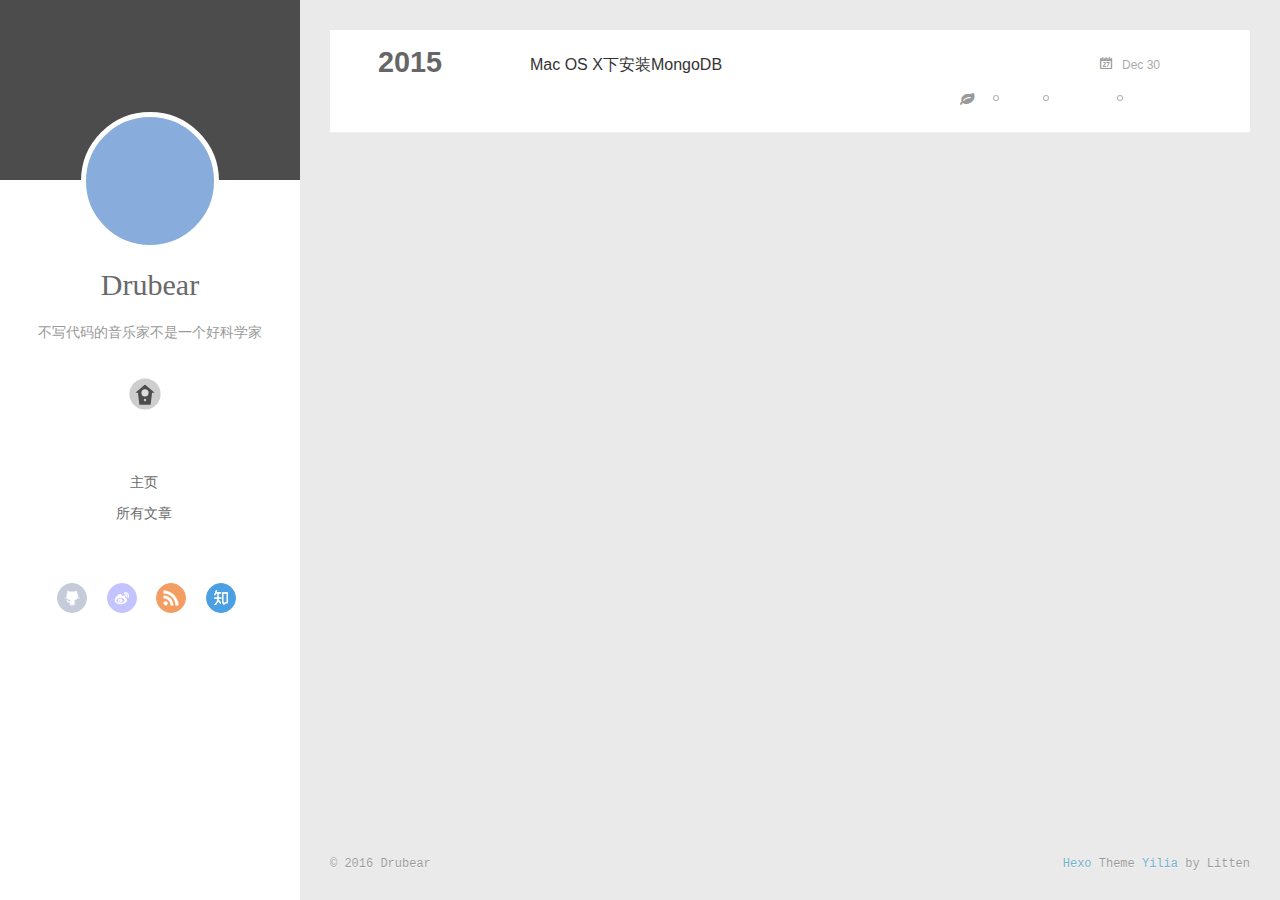
<file: tags/NoSQL/index.html>
<!DOCTYPE html>
<html>
<head>
  <meta charset="utf-8">
  
  <meta http-equiv="X-UA-Compatible" content="IE=edge" >
  <title>Tag: NoSQL | Drubear的博客</title>
  <meta name="viewport" content="width=device-width, initial-scale=1, maximum-scale=1">
  <meta name="description">
<meta property="og:type" content="website">
<meta property="og:title" content="Drubear的博客">
<meta property="og:url" content="http://yoursite.com/tags/NoSQL/index.html">
<meta property="og:site_name" content="Drubear的博客">
<meta property="og:description">
<meta name="twitter:card" content="summary">
<meta name="twitter:title" content="Drubear的博客">
<meta name="twitter:description">
  
    <link rel="alternative" href="/atom.xml" title="Drubear的博客" type="application/atom+xml">
  
  
    <link rel="icon" href="/favicon.png">
  
  <link rel="stylesheet" href="/css/style.css" type="text/css">
</head>

<body>
  <div id="container">
    <div class="left-col">
    <div class="overlay"></div>
<div class="intrude-less">
	<header id="header" class="inner">
		<a href="/" class="profilepic">
			
			<img lazy-src="/img/headportrait.jpeg" class="js-avatar">
			
		</a>

		<hgroup>
		  <h1 class="header-author"><a href="/">Drubear</a></h1>
		</hgroup>

		
		<p class="header-subtitle">不写代码的音乐家不是一个好科学家</p>
		

		
			<div class="switch-btn">
				<div class="icon">
					<div class="icon-ctn">
						<div class="icon-wrap icon-house" data-idx="0">
							<div class="birdhouse"></div>
							<div class="birdhouse_holes"></div>
						</div>
						<div class="icon-wrap icon-ribbon hide" data-idx="1">
							<div class="ribbon"></div>
						</div>
						
						<div class="icon-wrap icon-link hide" data-idx="2">
							<div class="loopback_l"></div>
							<div class="loopback_r"></div>
						</div>
						
						
					</div>
					
				</div>
				<div class="tips-box hide">
					<div class="tips-arrow"></div>
					<ul class="tips-inner">
						<li>菜单</li>
						<li>標籤</li>
						
						<li>友情链接</li>
						
						
					</ul>
				</div>
			</div>
		

		<div class="switch-area">
			<div class="switch-wrap">
				<section class="switch-part switch-part1">
					<nav class="header-menu">
						<ul>
						
							<li><a href="https://github.com/drubear">主页</a></li>
				        
							<li><a href="/archives">所有文章</a></li>
				        
						</ul>
					</nav>
					<nav class="header-nav">
						<div class="social">
							
								<a class="github" target="_blank" href="https://github.com/drubear" title="github">github</a>
					        
								<a class="weibo" target="_blank" href="http://weibo.com/drubear" title="weibo">weibo</a>
					        
								<a class="rss" target="_blank" href="/#" title="rss">rss</a>
					        
								<a class="zhihu" target="_blank" href="/#" title="zhihu">zhihu</a>
					        
						</div>
					</nav>
				</section>
				
				
				<section class="switch-part switch-part2">
					<div class="widget tagcloud" id="js-tagcloud">
						<a href="/tags/Android/" style="font-size: 20px;">Android</a> <a href="/tags/Git/" style="font-size: 10px;">Git</a> <a href="/tags/Mac/" style="font-size: 15px;">Mac</a> <a href="/tags/MongoDB/" style="font-size: 10px;">MongoDB</a> <a href="/tags/NoSQL/" style="font-size: 10px;">NoSQL</a> <a href="/tags/git/" style="font-size: 15px;">git</a> <a href="/tags/github/" style="font-size: 10px;">github</a> <a href="/tags/gitlab/" style="font-size: 10px;">gitlab</a> <a href="/tags/hexo/" style="font-size: 10px;">hexo</a> <a href="/tags/node-js/" style="font-size: 10px;">node.js</a>
					</div>
				</section>
				
				
				
				<section class="switch-part switch-part3">
					<div id="js-friends">
					
			          <a target="_blank" class="main-nav-link switch-friends-link" href="http://icetea.github.io">河马的博客</a>
			        
			        </div>
				</section>
				

				
			</div>
		</div>
	</header>				
</div>

    </div>
    <div class="mid-col">
      <nav id="mobile-nav">
  	<div class="overlay">
  		<div class="slider-trigger"></div>
  		<h1 class="header-author js-mobile-header hide">Drubear</h1>
  	</div>
	<div class="intrude-less">
		<header id="header" class="inner">
			<div class="profilepic">
			
				<img lazy-src="/img/headportrait.jpeg" class="js-avatar">
			
			</div>
			<hgroup>
			  <h1 class="header-author">Drubear</h1>
			</hgroup>
			
			<p class="header-subtitle">不写代码的音乐家不是一个好科学家</p>
			
			<nav class="header-menu">
				<ul>
				
					<li><a href="https://github.com/drubear">主页</a></li>
		        
					<li><a href="/archives">所有文章</a></li>
		        
		        <div class="clearfix"></div>
				</ul>
			</nav>
			<nav class="header-nav">
				<div class="social">
					
						<a class="github" target="_blank" href="https://github.com/drubear" title="github">github</a>
			        
						<a class="weibo" target="_blank" href="http://weibo.com/drubear" title="weibo">weibo</a>
			        
						<a class="rss" target="_blank" href="/#" title="rss">rss</a>
			        
						<a class="zhihu" target="_blank" href="/#" title="zhihu">zhihu</a>
			        
				</div>
			</nav>
		</header>				
	</div>
</nav>

      <div class="body-wrap">
  
  
    
    
      
      
      <section class="archives-wrap">
        <div class="archive-year-wrap">
          <a href="/archives/2015" class="archive-year">2015</a>
        </div>
        <div class="archives">
    
    <article class="archive-article archive-type-post">
  <div class="archive-article-inner">
    <header class="archive-article-header">
      	<div class="article-meta">
	      	<a href="/2015/12/30/Mac-OS-X下安装MongoDB/" class="archive-article-date">
  	<time datetime="2015-12-30T05:38:02.000Z" itemprop="datePublished">Dec 30</time>
</a>
        </div>
    	 
  
    <h1 itemprop="name">
      <a class="archive-article-title" href="/2015/12/30/Mac-OS-X下安装MongoDB/">Mac OS X下安装MongoDB</a>
    </h1>
  

        <div class="article-info info-on-right">
          
	<div class="article-tag tagcloud">
		<ul class="article-tag-list"><li class="article-tag-list-item"><a class="article-tag-list-link" href="/tags/Mac/">Mac</a></li><li class="article-tag-list-item"><a class="article-tag-list-link" href="/tags/MongoDB/">MongoDB</a></li><li class="article-tag-list-item"><a class="article-tag-list-link" href="/tags/NoSQL/">NoSQL</a></li></ul>
	</div>

          

        </div>
        <div class="clearfix"></div>
    </header>
  </div>
</article>
  
  
    </div></section>
  

    

</div>
      <footer id="footer">
  <div class="outer">
    <div id="footer-info">
    	<div class="footer-left">
    		&copy; 2016 Drubear
    	</div>
      	<div class="footer-right">
      		<a href="http://hexo.io/" target="_blank">Hexo</a>  Theme <a href="https://github.com/litten/hexo-theme-yilia" target="_blank">Yilia</a> by Litten
      	</div>
    </div>
  </div>
</footer>
    </div>
    
  <link rel="stylesheet" href="/fancybox/jquery.fancybox.css" type="text/css">


<script>
	var yiliaConfig = {
		fancybox: true,
		mathjax: true,
		animate: true,
		isHome: false,
		isPost: false,
		isArchive: false,
		isTag: true,
		isCategory: false,
		open_in_new: false
	}
</script>
<script src="http://7.url.cn/edu/jslib/comb/require-2.1.6,jquery-1.9.1.min.js" type="text/javascript"></script>
<script src="/js/main.js" type="text/javascript"></script>






<script type="text/x-mathjax-config">
MathJax.Hub.Config({
    tex2jax: {
        inlineMath: [ ['$','$'], ["\\(","\\)"]  ],
        processEscapes: true,
        skipTags: ['script', 'noscript', 'style', 'textarea', 'pre', 'code']
    }
});

MathJax.Hub.Queue(function() {
    var all = MathJax.Hub.getAllJax(), i;
    for(i=0; i < all.length; i += 1) {
        all[i].SourceElement().parentNode.className += ' has-jax';                 
    }       
});
</script>

<script type="text/javascript" src="http://cdn.mathjax.org/mathjax/latest/MathJax.js?config=TeX-AMS-MML_HTMLorMML">
</script>


  </div>
</body>
</html>
</file>
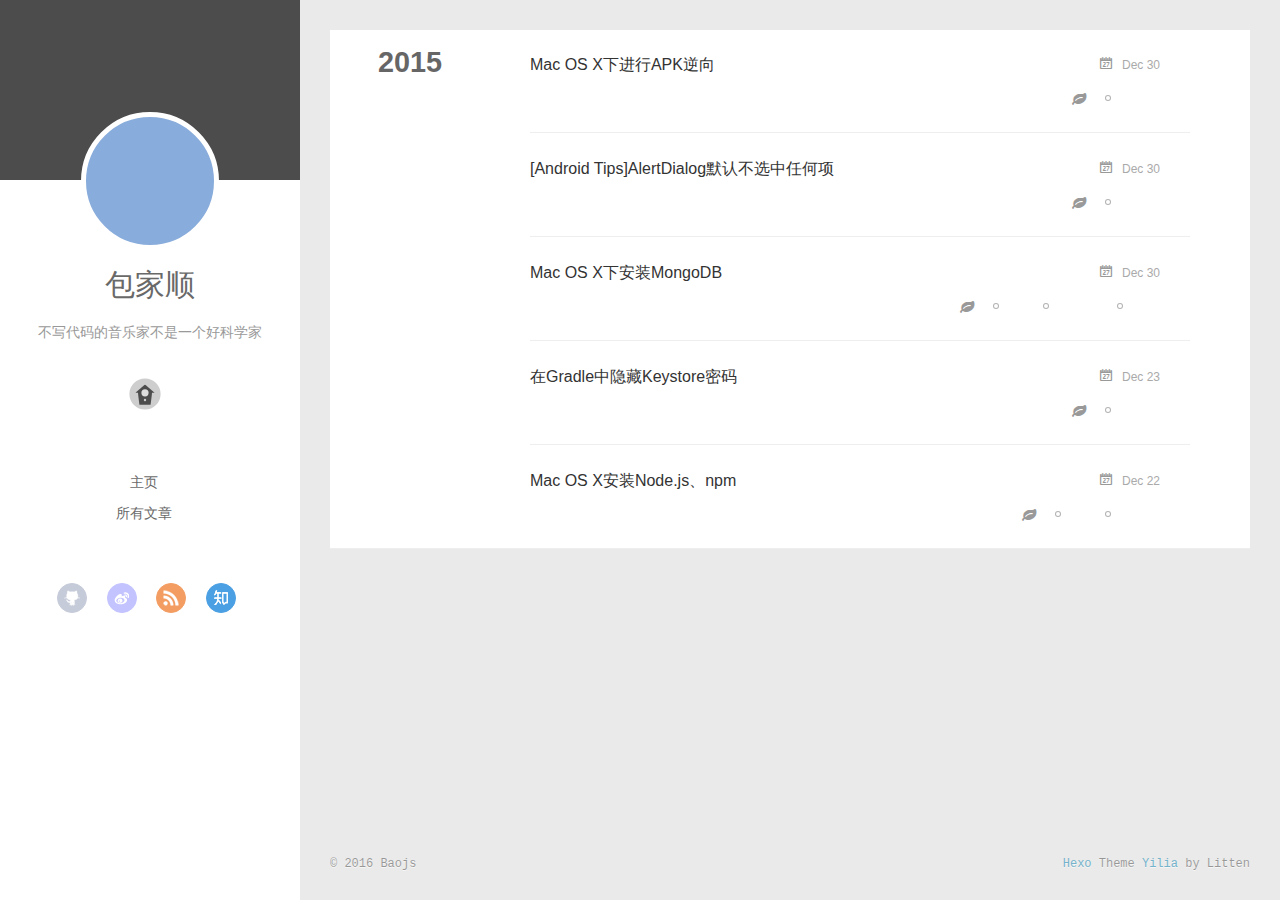
<file: archives/2015/12/index.html>
<!DOCTYPE html>
<html>
<head>
  <meta charset="utf-8">
  
  <meta http-equiv="X-UA-Compatible" content="IE=edge" >
  <title>Archives: 2015/12 | 淡舞惜莫羽的博客</title>
  <meta name="viewport" content="width=device-width, initial-scale=1, maximum-scale=1">
  <meta name="description">
<meta property="og:type" content="website">
<meta property="og:title" content="淡舞惜莫羽的博客">
<meta property="og:url" content="http://yoursite.com/archives/index.html">
<meta property="og:site_name" content="淡舞惜莫羽的博客">
<meta property="og:description">
<meta name="twitter:card" content="summary">
<meta name="twitter:title" content="淡舞惜莫羽的博客">
<meta name="twitter:description">
  
    <link rel="alternative" href="/atom.xml" title="淡舞惜莫羽的博客" type="application/atom+xml">
  
  
    <link rel="icon" href="/favicon.png">
  
  <link rel="stylesheet" href="/css/style.css" type="text/css">
</head>

<body>
  <div id="container">
    <div class="left-col">
    <div class="overlay"></div>
<div class="intrude-less">
	<header id="header" class="inner">
		<a href="/" class="profilepic">
			
			<img lazy-src="/img/headportrait.jpeg" class="js-avatar">
			
		</a>

		<hgroup>
		  <h1 class="header-author"><a href="/">包家顺</a></h1>
		</hgroup>

		
		<p class="header-subtitle">不写代码的音乐家不是一个好科学家</p>
		

		
			<div class="switch-btn">
				<div class="icon">
					<div class="icon-ctn">
						<div class="icon-wrap icon-house" data-idx="0">
							<div class="birdhouse"></div>
							<div class="birdhouse_holes"></div>
						</div>
						<div class="icon-wrap icon-ribbon hide" data-idx="1">
							<div class="ribbon"></div>
						</div>
						
						<div class="icon-wrap icon-link hide" data-idx="2">
							<div class="loopback_l"></div>
							<div class="loopback_r"></div>
						</div>
						
						
					</div>
					
				</div>
				<div class="tips-box hide">
					<div class="tips-arrow"></div>
					<ul class="tips-inner">
						<li>菜单</li>
						<li>標籤</li>
						
						<li>友情链接</li>
						
						
					</ul>
				</div>
			</div>
		

		<div class="switch-area">
			<div class="switch-wrap">
				<section class="switch-part switch-part1">
					<nav class="header-menu">
						<ul>
						
							<li><a href="https://github.com/baojs">主页</a></li>
				        
							<li><a href="/archives">所有文章</a></li>
				        
						</ul>
					</nav>
					<nav class="header-nav">
						<div class="social">
							
								<a class="github" target="_blank" href="https://github.com/baojs" title="github">github</a>
					        
								<a class="weibo" target="_blank" href="http://weibo.com/u/3953108665?is_all=1" title="weibo">weibo</a>
					        
								<a class="rss" target="_blank" href="/#" title="rss">rss</a>
					        
								<a class="zhihu" target="_blank" href="https://www.zhihu.com/people/baojs" title="zhihu">zhihu</a>
					        
						</div>
					</nav>
				</section>
				
				
				<section class="switch-part switch-part2">
					<div class="widget tagcloud" id="js-tagcloud">
						<a href="/tags/Android/" style="font-size: 20px;">Android</a> <a href="/tags/Git/" style="font-size: 10px;">Git</a> <a href="/tags/Mac/" style="font-size: 15px;">Mac</a> <a href="/tags/MongoDB/" style="font-size: 10px;">MongoDB</a> <a href="/tags/NoSQL/" style="font-size: 10px;">NoSQL</a> <a href="/tags/git/" style="font-size: 15px;">git</a> <a href="/tags/github/" style="font-size: 10px;">github</a> <a href="/tags/gitlab/" style="font-size: 10px;">gitlab</a> <a href="/tags/hexo/" style="font-size: 10px;">hexo</a> <a href="/tags/node-js/" style="font-size: 10px;">node.js</a>
					</div>
				</section>
				
				
				
				<section class="switch-part switch-part3">
					<div id="js-friends">
					
			          <a target="_blank" class="main-nav-link switch-friends-link" href="http://icetea.github.io">河马的博客</a>
			        
			        </div>
				</section>
				

				
			</div>
		</div>
	</header>			
</div>

    </div>
    <div class="mid-col">
      <nav id="mobile-nav">
  	<div class="overlay">
  		<div class="slider-trigger"></div>
  		<h1 class="header-author js-mobile-header hide">包家顺</h1>
  	</div>
	<div class="intrude-less">
		<header id="header" class="inner">
			<div class="profilepic">
			
				<img lazy-src="/img/headportrait.jpeg" class="js-avatar">
			
			</div>
			<hgroup>
			  <h1 class="header-author">包家顺</h1>
			</hgroup>
			
			<p class="header-subtitle">不写代码的音乐家不是一个好科学家</p>
			
			<nav class="header-menu">
				<ul>
				
					<li><a href="https://github.com/baojs">主页</a></li>
		        
					<li><a href="/archives">所有文章</a></li>
		        
		        <div class="clearfix"></div>
				</ul>
			</nav>
			<nav class="header-nav">
				<div class="social">
					
						<a class="github" target="_blank" href="https://github.com/baojs" title="github">github</a>
			        
						<a class="weibo" target="_blank" href="http://weibo.com/u/3953108665?is_all=1" title="weibo">weibo</a>
			        
						<a class="rss" target="_blank" href="/#" title="rss">rss</a>
			        
						<a class="zhihu" target="_blank" href="https://www.zhihu.com/people/baojs" title="zhihu">zhihu</a>
			        
				</div>
			</nav>
		</header>				
	</div>
</nav>

      <div class="body-wrap">
  
  
    
    
      
      
      <section class="archives-wrap">
        <div class="archive-year-wrap">
          <a href="/archives/2015" class="archive-year">2015</a>
        </div>
        <div class="archives">
    
    <article class="archive-article archive-type-post">
  <div class="archive-article-inner">
    <header class="archive-article-header">
      	<div class="article-meta">
	      	<a href="/2015/12/30/Mac-OS-X下进行APK逆向/" class="archive-article-date">
  	<time datetime="2015-12-30T05:52:04.000Z" itemprop="datePublished">Dec 30</time>
</a>
        </div>
    	 
  
    <h1 itemprop="name">
      <a class="archive-article-title" href="/2015/12/30/Mac-OS-X下进行APK逆向/">Mac OS X下进行APK逆向</a>
    </h1>
  

        <div class="article-info info-on-right">
          
	<div class="article-tag tagcloud">
		<ul class="article-tag-list"><li class="article-tag-list-item"><a class="article-tag-list-link" href="/tags/Android/">Android</a></li></ul>
	</div>

          

        </div>
        <div class="clearfix"></div>
    </header>
  </div>
</article>
  
    
    
    <article class="archive-article archive-type-post">
  <div class="archive-article-inner">
    <header class="archive-article-header">
      	<div class="article-meta">
	      	<a href="/2015/12/30/Android-Tips-AlertDialog默认不选中任何项/" class="archive-article-date">
  	<time datetime="2015-12-30T05:49:48.000Z" itemprop="datePublished">Dec 30</time>
</a>
        </div>
    	 
  
    <h1 itemprop="name">
      <a class="archive-article-title" href="/2015/12/30/Android-Tips-AlertDialog默认不选中任何项/">[Android Tips]AlertDialog默认不选中任何项</a>
    </h1>
  

        <div class="article-info info-on-right">
          
	<div class="article-tag tagcloud">
		<ul class="article-tag-list"><li class="article-tag-list-item"><a class="article-tag-list-link" href="/tags/Android/">Android</a></li></ul>
	</div>

          

        </div>
        <div class="clearfix"></div>
    </header>
  </div>
</article>
  
    
    
    <article class="archive-article archive-type-post">
  <div class="archive-article-inner">
    <header class="archive-article-header">
      	<div class="article-meta">
	      	<a href="/2015/12/30/Mac-OS-X下安装MongoDB/" class="archive-article-date">
  	<time datetime="2015-12-30T05:38:02.000Z" itemprop="datePublished">Dec 30</time>
</a>
        </div>
    	 
  
    <h1 itemprop="name">
      <a class="archive-article-title" href="/2015/12/30/Mac-OS-X下安装MongoDB/">Mac OS X下安装MongoDB</a>
    </h1>
  

        <div class="article-info info-on-right">
          
	<div class="article-tag tagcloud">
		<ul class="article-tag-list"><li class="article-tag-list-item"><a class="article-tag-list-link" href="/tags/Mac/">Mac</a></li><li class="article-tag-list-item"><a class="article-tag-list-link" href="/tags/MongoDB/">MongoDB</a></li><li class="article-tag-list-item"><a class="article-tag-list-link" href="/tags/NoSQL/">NoSQL</a></li></ul>
	</div>

          

        </div>
        <div class="clearfix"></div>
    </header>
  </div>
</article>
  
    
    
    <article class="archive-article archive-type-post">
  <div class="archive-article-inner">
    <header class="archive-article-header">
      	<div class="article-meta">
	      	<a href="/2015/12/23/在Gradle中隐藏Keystore密码/" class="archive-article-date">
  	<time datetime="2015-12-23T06:19:59.000Z" itemprop="datePublished">Dec 23</time>
</a>
        </div>
    	 
  
    <h1 itemprop="name">
      <a class="archive-article-title" href="/2015/12/23/在Gradle中隐藏Keystore密码/">在Gradle中隐藏Keystore密码</a>
    </h1>
  

        <div class="article-info info-on-right">
          
	<div class="article-tag tagcloud">
		<ul class="article-tag-list"><li class="article-tag-list-item"><a class="article-tag-list-link" href="/tags/Android/">Android</a></li></ul>
	</div>

          

        </div>
        <div class="clearfix"></div>
    </header>
  </div>
</article>
  
    
    
    <article class="archive-article archive-type-post">
  <div class="archive-article-inner">
    <header class="archive-article-header">
      	<div class="article-meta">
	      	<a href="/2015/12/22/Mac-OS-X安装Node-js、npm/" class="archive-article-date">
  	<time datetime="2015-12-22T06:29:45.000Z" itemprop="datePublished">Dec 22</time>
</a>
        </div>
    	 
  
    <h1 itemprop="name">
      <a class="archive-article-title" href="/2015/12/22/Mac-OS-X安装Node-js、npm/">Mac OS X安装Node.js、npm</a>
    </h1>
  

        <div class="article-info info-on-right">
          
	<div class="article-tag tagcloud">
		<ul class="article-tag-list"><li class="article-tag-list-item"><a class="article-tag-list-link" href="/tags/Mac/">Mac</a></li><li class="article-tag-list-item"><a class="article-tag-list-link" href="/tags/node-js/">node.js</a></li></ul>
	</div>

          

        </div>
        <div class="clearfix"></div>
    </header>
  </div>
</article>
  
  
    </div></section>
  

    

</div>
      <footer id="footer">
  <div class="outer">
    <div id="footer-info">
    	<div class="footer-left">
    		&copy; 2016 Baojs
    	</div>
      	<div class="footer-right">
      		<a href="http://hexo.io/" target="_blank">Hexo</a>  Theme <a href="https://github.com/litten/hexo-theme-yilia" target="_blank">Yilia</a> by Litten
      	</div>
    </div>
  </div>
</footer>
    </div>
    
  <link rel="stylesheet" href="/fancybox/jquery.fancybox.css" type="text/css">


<script>
	var yiliaConfig = {
		fancybox: true,
		mathjax: true,
		animate: true,
		isHome: false,
		isPost: false,
		isArchive: true,
		isTag: false,
		isCategory: false,
		open_in_new: false
	}
</script>
<script src="http://7.url.cn/edu/jslib/comb/require-2.1.6,jquery-1.9.1.min.js" type="text/javascript"></script>
<script src="/js/main.js" type="text/javascript"></script>






<script type="text/x-mathjax-config">
MathJax.Hub.Config({
    tex2jax: {
        inlineMath: [ ['$','$'], ["\\(","\\)"]  ],
        processEscapes: true,
        skipTags: ['script', 'noscript', 'style', 'textarea', 'pre', 'code']
    }
});

MathJax.Hub.Queue(function() {
    var all = MathJax.Hub.getAllJax(), i;
    for(i=0; i < all.length; i += 1) {
        all[i].SourceElement().parentNode.className += ' has-jax';                 
    }       
});
</script>

<script type="text/javascript" src="http://cdn.mathjax.org/mathjax/latest/MathJax.js?config=TeX-AMS-MML_HTMLorMML">
</script>


  </div>
</body>
</html>
</file>
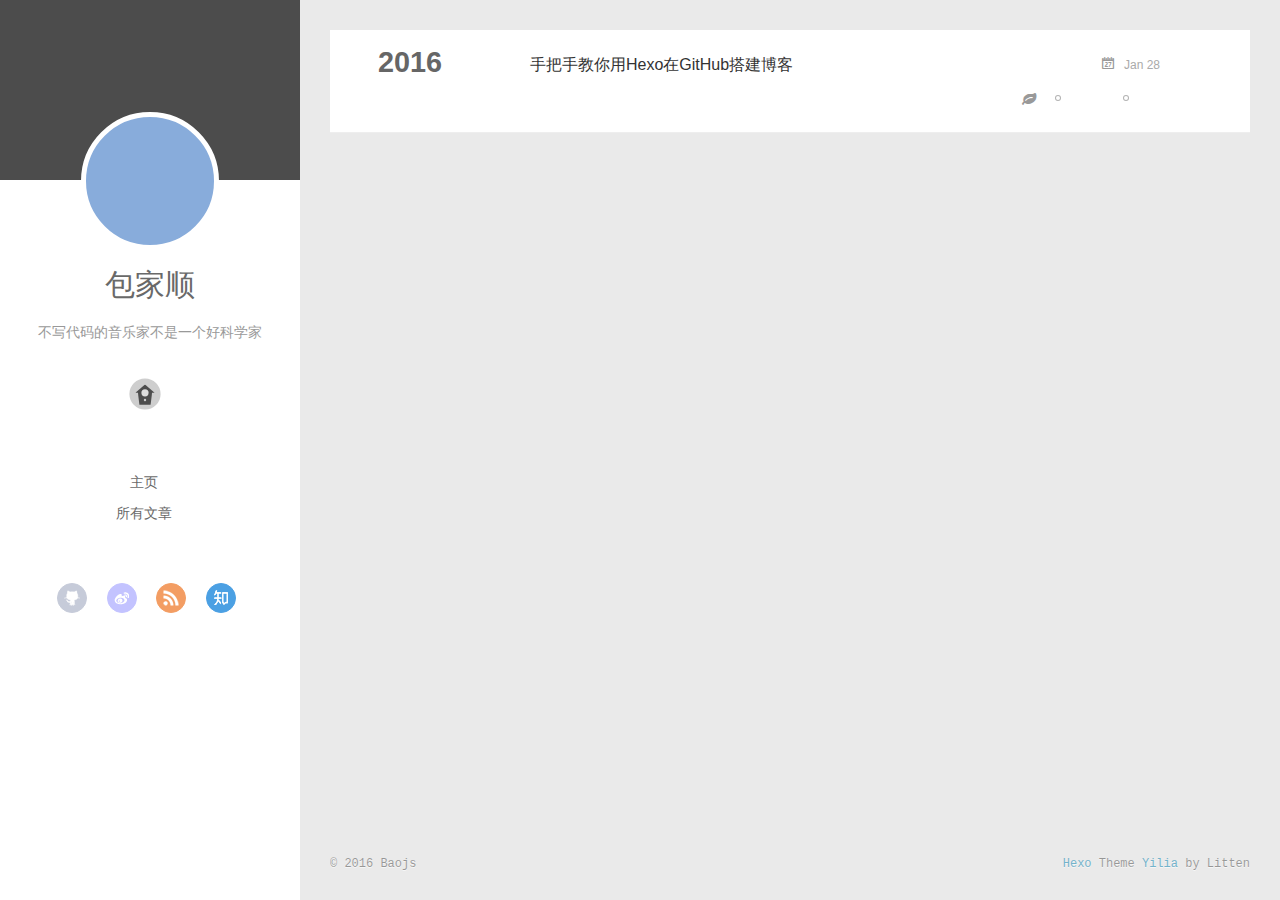
<file: archives/2016/01/index.html>
<!DOCTYPE html>
<html>
<head>
  <meta charset="utf-8">
  
  <meta http-equiv="X-UA-Compatible" content="IE=edge" >
  <title>Archives: 2016/01 | 淡舞惜莫羽的博客</title>
  <meta name="viewport" content="width=device-width, initial-scale=1, maximum-scale=1">
  <meta name="description">
<meta property="og:type" content="website">
<meta property="og:title" content="淡舞惜莫羽的博客">
<meta property="og:url" content="http://yoursite.com/archives/index.html">
<meta property="og:site_name" content="淡舞惜莫羽的博客">
<meta property="og:description">
<meta name="twitter:card" content="summary">
<meta name="twitter:title" content="淡舞惜莫羽的博客">
<meta name="twitter:description">
  
    <link rel="alternative" href="/atom.xml" title="淡舞惜莫羽的博客" type="application/atom+xml">
  
  
    <link rel="icon" href="/favicon.png">
  
  <link rel="stylesheet" href="/css/style.css" type="text/css">
</head>

<body>
  <div id="container">
    <div class="left-col">
    <div class="overlay"></div>
<div class="intrude-less">
	<header id="header" class="inner">
		<a href="/" class="profilepic">
			
			<img lazy-src="/img/headportrait.jpeg" class="js-avatar">
			
		</a>

		<hgroup>
		  <h1 class="header-author"><a href="/">包家顺</a></h1>
		</hgroup>

		
		<p class="header-subtitle">不写代码的音乐家不是一个好科学家</p>
		

		
			<div class="switch-btn">
				<div class="icon">
					<div class="icon-ctn">
						<div class="icon-wrap icon-house" data-idx="0">
							<div class="birdhouse"></div>
							<div class="birdhouse_holes"></div>
						</div>
						<div class="icon-wrap icon-ribbon hide" data-idx="1">
							<div class="ribbon"></div>
						</div>
						
						<div class="icon-wrap icon-link hide" data-idx="2">
							<div class="loopback_l"></div>
							<div class="loopback_r"></div>
						</div>
						
						
					</div>
					
				</div>
				<div class="tips-box hide">
					<div class="tips-arrow"></div>
					<ul class="tips-inner">
						<li>菜单</li>
						<li>標籤</li>
						
						<li>友情链接</li>
						
						
					</ul>
				</div>
			</div>
		

		<div class="switch-area">
			<div class="switch-wrap">
				<section class="switch-part switch-part1">
					<nav class="header-menu">
						<ul>
						
							<li><a href="https://github.com/baojs">主页</a></li>
				        
							<li><a href="/archives">所有文章</a></li>
				        
						</ul>
					</nav>
					<nav class="header-nav">
						<div class="social">
							
								<a class="github" target="_blank" href="https://github.com/baojs" title="github">github</a>
					        
								<a class="weibo" target="_blank" href="http://weibo.com/u/3953108665?is_all=1" title="weibo">weibo</a>
					        
								<a class="rss" target="_blank" href="/#" title="rss">rss</a>
					        
								<a class="zhihu" target="_blank" href="https://www.zhihu.com/people/baojs" title="zhihu">zhihu</a>
					        
						</div>
					</nav>
				</section>
				
				
				<section class="switch-part switch-part2">
					<div class="widget tagcloud" id="js-tagcloud">
						<a href="/tags/Android/" style="font-size: 20px;">Android</a> <a href="/tags/Git/" style="font-size: 10px;">Git</a> <a href="/tags/Mac/" style="font-size: 15px;">Mac</a> <a href="/tags/MongoDB/" style="font-size: 10px;">MongoDB</a> <a href="/tags/NoSQL/" style="font-size: 10px;">NoSQL</a> <a href="/tags/git/" style="font-size: 15px;">git</a> <a href="/tags/github/" style="font-size: 10px;">github</a> <a href="/tags/gitlab/" style="font-size: 10px;">gitlab</a> <a href="/tags/hexo/" style="font-size: 10px;">hexo</a> <a href="/tags/node-js/" style="font-size: 10px;">node.js</a>
					</div>
				</section>
				
				
				
				<section class="switch-part switch-part3">
					<div id="js-friends">
					
			          <a target="_blank" class="main-nav-link switch-friends-link" href="http://icetea.github.io">河马的博客</a>
			        
			        </div>
				</section>
				

				
			</div>
		</div>
	</header>			
</div>

    </div>
    <div class="mid-col">
      <nav id="mobile-nav">
  	<div class="overlay">
  		<div class="slider-trigger"></div>
  		<h1 class="header-author js-mobile-header hide">包家顺</h1>
  	</div>
	<div class="intrude-less">
		<header id="header" class="inner">
			<div class="profilepic">
			
				<img lazy-src="/img/headportrait.jpeg" class="js-avatar">
			
			</div>
			<hgroup>
			  <h1 class="header-author">包家顺</h1>
			</hgroup>
			
			<p class="header-subtitle">不写代码的音乐家不是一个好科学家</p>
			
			<nav class="header-menu">
				<ul>
				
					<li><a href="https://github.com/baojs">主页</a></li>
		        
					<li><a href="/archives">所有文章</a></li>
		        
		        <div class="clearfix"></div>
				</ul>
			</nav>
			<nav class="header-nav">
				<div class="social">
					
						<a class="github" target="_blank" href="https://github.com/baojs" title="github">github</a>
			        
						<a class="weibo" target="_blank" href="http://weibo.com/u/3953108665?is_all=1" title="weibo">weibo</a>
			        
						<a class="rss" target="_blank" href="/#" title="rss">rss</a>
			        
						<a class="zhihu" target="_blank" href="https://www.zhihu.com/people/baojs" title="zhihu">zhihu</a>
			        
				</div>
			</nav>
		</header>				
	</div>
</nav>

      <div class="body-wrap">
  
  
    
    
      
      
      <section class="archives-wrap">
        <div class="archive-year-wrap">
          <a href="/archives/2016" class="archive-year">2016</a>
        </div>
        <div class="archives">
    
    <article class="archive-article archive-type-post">
  <div class="archive-article-inner">
    <header class="archive-article-header">
      	<div class="article-meta">
	      	<a href="/2016/01/28/手把手教你用Hexo在GitHub搭建博客/" class="archive-article-date">
  	<time datetime="2016-01-28T03:34:45.000Z" itemprop="datePublished">Jan 28</time>
</a>
        </div>
    	 
  
    <h1 itemprop="name">
      <a class="archive-article-title" href="/2016/01/28/手把手教你用Hexo在GitHub搭建博客/">手把手教你用Hexo在GitHub搭建博客</a>
    </h1>
  

        <div class="article-info info-on-right">
          
	<div class="article-tag tagcloud">
		<ul class="article-tag-list"><li class="article-tag-list-item"><a class="article-tag-list-link" href="/tags/github/">github</a></li><li class="article-tag-list-item"><a class="article-tag-list-link" href="/tags/hexo/">hexo</a></li></ul>
	</div>

          

        </div>
        <div class="clearfix"></div>
    </header>
  </div>
</article>
  
  
    </div></section>
  

    

</div>
      <footer id="footer">
  <div class="outer">
    <div id="footer-info">
    	<div class="footer-left">
    		&copy; 2016 Baojs
    	</div>
      	<div class="footer-right">
      		<a href="http://hexo.io/" target="_blank">Hexo</a>  Theme <a href="https://github.com/litten/hexo-theme-yilia" target="_blank">Yilia</a> by Litten
      	</div>
    </div>
  </div>
</footer>
    </div>
    
  <link rel="stylesheet" href="/fancybox/jquery.fancybox.css" type="text/css">


<script>
	var yiliaConfig = {
		fancybox: true,
		mathjax: true,
		animate: true,
		isHome: false,
		isPost: false,
		isArchive: true,
		isTag: false,
		isCategory: false,
		open_in_new: false
	}
</script>
<script src="http://7.url.cn/edu/jslib/comb/require-2.1.6,jquery-1.9.1.min.js" type="text/javascript"></script>
<script src="/js/main.js" type="text/javascript"></script>






<script type="text/x-mathjax-config">
MathJax.Hub.Config({
    tex2jax: {
        inlineMath: [ ['$','$'], ["\\(","\\)"]  ],
        processEscapes: true,
        skipTags: ['script', 'noscript', 'style', 'textarea', 'pre', 'code']
    }
});

MathJax.Hub.Queue(function() {
    var all = MathJax.Hub.getAllJax(), i;
    for(i=0; i < all.length; i += 1) {
        all[i].SourceElement().parentNode.className += ' has-jax';                 
    }       
});
</script>

<script type="text/javascript" src="http://cdn.mathjax.org/mathjax/latest/MathJax.js?config=TeX-AMS-MML_HTMLorMML">
</script>


  </div>
</body>
</html>
</file>
<file: css/style.css>
body {
  width: 100%;
}
body:before,
body:after {
  content: "";
  display: table;
}
body:after {
  clear: both;
}
@font-face {
  font-family: 'FontAwesome';
  src: url("fonts/fontawesome-webfont.eot");
  src: url("fonts/fontawesome-webfont.eot?#iefix") format("embedded-opentype"), url("fonts/fontawesome-webfont.woff") format("woff"), url("fonts/fontawesome-webfont.ttf") format("truetype"), url("fonts/fontawesome-webfont.svgz#FontAwesomeRegular") format("svg"), url("fonts/fontawesome-webfont.svg#FontAwesomeRegular") format("svg");
  font-weight: normal;
  font-style: normal;
}
html,
body,
div,
span,
applet,
object,
iframe,
h1,
h2,
h3,
h4,
h5,
h6,
p,
blockquote,
pre,
a,
abbr,
acronym,
address,
big,
cite,
code,
del,
dfn,
em,
img,
ins,
kbd,
q,
s,
samp,
small,
strike,
strong,
sub,
sup,
tt,
var,
dl,
dt,
dd,
ol,
ul,
li,
fieldset,
form,
label,
legend,
table,
caption,
tbody,
tfoot,
thead,
tr,
th,
td {
  margin: 0;
  padding: 0;
  border: 0;
  outline: 0;
  font-weight: inherit;
  font-style: inherit;
  font-family: inherit;
  font-size: 100%;
  vertical-align: baseline;
}
body {
  line-height: 1;
  color: #000;
  background: #fff;
}
ol,
ul {
  list-style: none;
}
table {
  border-collapse: separate;
  border-spacing: 0;
  vertical-align: middle;
}
caption,
th,
td {
  text-align: left;
  font-weight: normal;
  vertical-align: middle;
}
a img {
  border: none;
}
ol {
  list-style: decimal;
  padding-left: 20px;
}
ul {
  list-style: none;
}
input,
button {
  margin: 0;
  padding: 0;
}
input::-moz-focus-inner,
button::-moz-focus-inner {
  border: 0;
  padding: 0;
}
@font-face {
  font-family: FontAwesome;
  font-style: normal;
  font-weight: normal;
  src: url("fonts/fontawesome-webfont.eot?v=#4.0.3");
  src: url("fonts/fontawesome-webfont.eot?#iefix&v=#4.0.3") format("embedded-opentype"), url("fonts/fontawesome-webfont.woff?v=#4.0.3") format("woff"), url("fonts/fontawesome-webfont.ttf?v=#4.0.3") format("truetype"), url("fonts/fontawesome-webfont.svg#fontawesomeregular?v=#4.0.3") format("svg");
}
html,
body,
#container {
  height: 100%;
}
body {
  font-family: "微软雅黑", "HelveticaNeue-Light", "Helvetica Neue Light", "Helvetica Neue", Helvetica, Arial, sans-serif;
  font-size: 16px;
  background: #fff;
  color: rgba(0,0,0,0.6);
  -webkit-overflow-scrolling: touch;
}
h1,
h2,
h3 {
  display: block;
}
h1 {
  font-size: 1.5em;
}
h2 {
  font-size: 1.3em;
}
h3 {
  font-size: 1.1em;
}
h4,
h5,
h6 {
  font-size: 1em;
}
a {
  text-decoration: none;
  outline-width: 0;
  color: #258fb8;
  outline: none;
}
.alignleft {
  float: left;
}
.alignright {
  float: right;
}
.clearfix {
  *zoom: 1;
}
.clearfix:after {
  content: "";
  display: table;
  clear: both;
}
.inner {
  width: 1000px;
  margin: 0 auto;
}
.hide {
  display: none;
}
@media screen and (max-width: 1040px) {
  .inner {
    width: 100%;
  }
}
#container {
  position: relative;
  min-height: 100%;
}
#container #mobile-nav {
  display: none;
}
#container #mobile-nav .overlay {
  height: 110px;
  position: absolute;
  width: 100%;
  background: #4d4d4d;
}
#container #mobile-nav .overlay.fixed {
  position: fixed;
  height: 42px;
  z-index: 99;
}
#container #mobile-nav #header {
  padding: 10px 0 0 0;
}
#container #mobile-nav #header .profilepic {
  display: block;
  position: relative;
  z-index: 100;
}
#container #mobile-nav #header .header-menu {
  height: auto;
  margin: 10px;
}
#container #mobile-nav #header .header-menu ul {
  text-align: center;
  cursor: default;
}
#container #mobile-nav #header .header-menu li {
  display: inline-block;
  margin: 3px;
}
#container .left-col {
  background: #fff;
  width: 300px;
  position: fixed;
  opacity: 1;
  -webkit-transition: all 0.2s ease-in;
  -moz-transition: all 0.2s ease-in;
  -ms-transition: all 0.2s ease-in;
  transition: all 0.2s ease-in;
  height: 100%;
}
#container .left-col .overlay {
  width: 100%;
  height: 180px;
  background-color: #000;
  position: absolute;
  opacity: 0.7;
}
#container .left-col .intrude-less {
  width: 76%;
  text-align: center;
  margin: 112px auto 0;
}
#container .mid-col {
  position: absolute;
  right: 0;
  min-height: 100%;
  background: #eaeaea;
  left: 300px;
  width: auto;
}
@media screen and (max-width: 800px) {
  #container .left-col {
    display: none;
  }
  #container .mid-col {
    left: 0;
  }
  #container #header .header-nav {
    position: relative;
  }
  #container .header-author.fixed {
    position: fixed;
    top: -13px;
    width: 100%;
    color: #ddd;
  }
  #container .overlay .slider-trigger {
    position: absolute;
    z-index: 101;
    bottom: 0;
    left: 0;
    width: 42px;
    height: 42px;
  }
  #container .overlay .slider-trigger:hover {
    background: #444;
  }
  #container .overlay .slider-trigger:before {
    color: #ddd;
    content: "\f00b";
    font: 16px FontAwesome;
    width: 16px;
    height: 16px;
    margin-left: 9px;
    margin-top: 14px;
    display: block;
  }
  #container .article-header {
    border-left: none;
    padding: 0;
    border-bottom: 1px dotted #ddd;
  }
  #container .article-header h1 {
    margin-bottom: 10px;
  }
  #container .header-subtitle {
    padding: 0 24px;
  }
  #container .article-info-index.article-info {
    padding-top: 10px;
    margin: 0;
    border-top: 1px solid #ddd;
  }
  #container .article-info-post.article-info {
    margin: 0;
    padding-top: 10px;
    border: none;
  }
  #container .article-more-link a {
    float: right;
  }
  #container #viewer-box .viewer-box-l {
    font-size: 14px;
  }
  #container .article {
    padding: 10px;
    margin: 10px;
    font-size: 14px;
  }
  #container .article .article-entry {
    padding-left: 0;
    padding-right: 0;
    padding-top: 10px;
  }
  #container .article .article-title {
    font-size: 18px;
    max-width: 185px;
    display: block;
    margin: 0;
  }
  #container .article .article-meta {
    width: auto;
    height: 30px;
    margin-top: -5px;
    position: ralative;
  }
  #container .article .article-meta .article-date {
    font-size: 12px;
    -webkit-border-radius: 0;
    border-radius: 0;
    color: #666;
    background: none;
    height: auto;
    padding: 0;
    margin: 0;
    width: 100%;
    text-align: left;
    margin-left: 10px;
  }
  #container .article .article-meta .article-date time {
    width: auto;
    float: right;
    margin-right: 10px;
  }
  #container .article .article-meta .article-tag-list {
    margin-top: 7px;
    position: absolute;
    right: 10px;
    top: 0;
  }
  #container .article .article-meta .article-tag-list:before {
    float: left;
    margin-top: 1px;
    left: 0;
  }
  #container .article .article-meta .article-tag-list .article-tag-list-item {
    float: left;
    padding-left: 0;
    width: auto;
    max-width: 83px;
  }
  #container .article .article-meta .article-category {
    margin-top: 7px;
    position: absolute;
    right: 10px;
    top: -30px;
  }
  #container .article .article-meta .article-category:before {
    float: left;
    margin-top: 1px;
    left: 15px;
  }
  #container .article .article-meta .article-category .article-category-link {
    max-width: 83px;
    width: auto;
    padding-left: 10px;
  }
  #container .article .article-nav-link-wrap {
    margin: 5px 0;
  }
  #container .article .article-nav-link-wrap strong {
    float: left;
    margin-right: 5px;
  }
  #container .article #article-nav-older {
    float: none;
    display: block;
  }
  #container .share {
    padding: 3px 10px;
  }
  #container .duoshuo {
    padding: 0 13px;
  }
  #container #disqus_thread {
    padding: 0 13px;
  }
  #container #mobile-nav {
    display: block;
  }
  #container #page-nav .extend {
    opacity: 1;
  }
  #container .instagram .open-ins {
    left: 2px;
    top: -30px;
    color: #aaa;
  }
  #container .info-on-right {
    float: initial;
  }
  #container .archives-wrap {
    margin: 10px 10px 0px;
    padding: 10px;
  }
  #container .archives-wrap .archive-article-title {
    font-size: 14px;
  }
  #container .archives-wrap .archive-year-wrap {
    position: relative;
    padding: 0 0 0 0;
  }
  #container .archives-wrap .archive-year-wrap a {
    padding: 0 0 0 0;
  }
  #container .archives-wrap .article-meta .archive-article-date {
    font-size: 12px;
    margin-right: 10px;
    margin-top: -5px;
  }
  #container .archives-wrap .article-meta .article-tag-list-link {
    font-size: 12px;
  }
  #container .archives .archive-article {
    padding: 10px 0;
    margin-left: 0;
  }
  #container #footer .footer-left {
    float: initial;
    margin-bottom: 10px;
  }
  #container #footer .footer-right {
    float: initial;
  }
}
.header-author {
  text-align: center;
  margin: 0.67em 0;
  font-family: Roboto, "Roboto", serif;
  font-size: 30px;
  -webkit-transition: 0.3s;
  -moz-transition: 0.3s;
  -ms-transition: 0.3s;
  transition: 0.3s;
}
#header {
  width: 100%;
}
#header a {
  color: #696969;
}
#header a:hover {
  color: #b0a0aa;
}
#header .profilepic {
  text-align: center;
  display: block;
  border: 5px solid #fff;
  -webkit-border-radius: 300px;
  border-radius: 300px;
  width: 128px;
  height: 128px;
  margin: 0 auto;
  position: relative;
  overflow: hidden;
  background: #88acdb;
  -webkit-transition: all 0.2s ease-in;
  display: -webkit-box;
  -webkit-box-orient: horizontal;
  -webkit-box-pack: center;
  -webkit-box-align: center;
  text-align: center;
}
#header .profilepic img {
  width: 20%;
  height: 20%;
  -webkit-border-radius: 300px;
  border-radius: 300px;
  opacity: 0;
  -webkit-transition: all 0.2s ease-in;
}
#header .profilepic img.show {
  width: 100%;
  height: 100%;
  opacity: 1;
}
#header .header-subtitle {
  text-align: center;
  color: #999;
  font-size: 14px;
  line-height: 25px;
  overflow: hidden;
  text-overflow: ellipsis;
  display: -webkit-box;
  -webkit-line-clamp: 2;
  -webkit-box-orient: vertical;
}
#header .header-menu {
  font-weight: 300;
  line-height: 31px;
  cursor: pointer;
  text-transform: uppercase;
  float: none;
  min-height: 150px;
  margin-left: -12px;
  text-align: center;
  display: -webkit-box;
  -webkit-box-orient: horizontal;
  -webkit-box-pack: center;
  -webkit-box-align: center;
}
#header .header-menu li {
  cursor: default;
}
#header .header-menu li a {
  font-size: 14px;
  min-width: 300px;
}
#header .switch-area {
  position: relative;
  width: 100%;
  overflow: hidden;
  min-height: 500px;
  font-size: 14px;
}
#header .switch-area .switch-wrap {
  -webkit-transition: -webkit-transform 0.3s ease-in;
  -moz-transition: -moz-transform 0.3s ease-in;
  -ms-transition: -ms-transform 0.3s ease-in;
  transition: transform 0.3s ease-in;
  position: relative;
}
#header .turn-left {
  -webkit-transform: translate(-100%, 0);
  -moz-transform: translate(-100%, 0);
  -ms-transform: translate(-100%, 0);
  transform: translate(-100%, 0);
}
#header .header-nav {
  width: 100%;
  position: absolute;
  -webkit-transition: -webkit-transform 0.3s ease-in;
  -moz-transition: -moz-transform 0.3s ease-in;
  -ms-transition: -ms-transform 0.3s ease-in;
  transition: transform 0.3s ease-in;
}
#header .header-nav .social {
  margin-right: 15px;
  margin-top: 10px;
  text-align: center;
}
#header .header-nav .social a {
  -webkit-border-radius: 50%;
  border-radius: 50%;
  display: -moz-inline-stack;
  display: inline-block;
  vertical-align: middle;
  *vertical-align: auto;
  zoom: 1;
  *display: inline;
  text-indent: -9999px;
  margin: 0 8px 15px 8px;
  opacity: 0.7;
  width: 28px;
  height: 28px;
  -webkit-transition: 0.3s;
  -moz-transition: 0.3s;
  -ms-transition: 0.3s;
  transition: 0.3s;
}
#header .header-nav .social a:hover {
  opacity: 1;
}
#header .header-nav .social a:last-of-type {
  margin-right: 0;
}
#header .header-nav .social a.weibo {
  background: url("/img/weibo.png") center no-repeat #aaf;
  border: 1px solid #aaf;
}
#header .header-nav .social a.weibo:hover {
  border: 1px solid #aaf;
}
#header .header-nav .social a.rss {
  background: url("/img/rss.png") center no-repeat #ef7522;
  border: 1px solid #ef7522;
}
#header .header-nav .social a.rss:hover {
  border: 1px solid #cf5d0f;
}
#header .header-nav .social a.github {
  background: url("/img/github.png") center no-repeat #afb6ca;
  border: 1px solid #afb6ca;
}
#header .header-nav .social a.github:hover {
  border: 1px solid #909ab6;
}
#header .header-nav .social a.facebook {
  background: url("/img/facebook.png") center no-repeat #3b5998;
  border: 1px solid #3b5998;
}
#header .header-nav .social a.facebook:hover {
  border: 1px solid #2d4373;
}
#header .header-nav .social a.google {
  background: url("/img/google.png") center no-repeat #c83d20;
  border: 1px solid #c83d20;
}
#header .header-nav .social a.google:hover {
  border: 1px solid #9c3019;
}
#header .header-nav .social a.twitter {
  background: url("/img/twitter.png") center no-repeat #55cff8;
  border: 1px solid #55cff8;
}
#header .header-nav .social a.twitter:hover {
  border: 1px solid #24c1f6;
}
#header .header-nav .social a.linkedin {
  background: url("/img/linkedin.png") center no-repeat #005a87;
  border: 1px solid #005a87;
}
#header .header-nav .social a.linkedin:hover {
  border: 1px solid #006b98;
}
#header .header-nav .social a.zhihu {
  background: url("/img/zhihu.png") center no-repeat #0078d8;
  border: 1px solid #0078d8;
}
#header .header-nav .social a.zhihu:hover {
  border: 1px solid #0078d8;
}
#header .header-nav .social a.douban {
  background: url("/img/douban.png") center no-repeat #06c611;
  border: 1px solid #06c611;
}
#header .header-nav .social a.douban:hover {
  border: 1px solid #06c611;
}
#header .header-nav .social a.mail {
  background: url("/img/mail.png") center no-repeat #005a87;
  border: 1px solid #005a87;
}
#header .header-nav .social a.mail:hover {
  border: 1px solid #006b98;
}
#header .switch-part {
  width: 100%;
  position: absolute;
}
#header .switch-part1 {
  left: 0;
}
#header .switch-part2 {
  left: 100%;
  top: 20px;
  overlay-x: hidden;
  overflow-y: auto;
  max-height: 200px;
}
#header .switch-part3 {
  left: 200%;
  line-height: 30px;
}
#header .switch-part3 .switch-friends-link {
  margin-right: 9px;
  -webkit-border-radius: 3px;
  border-radius: 3px;
  padding: 5px;
}
#header .switch-part3 .switch-friends-link:hover {
  background: #88acdb;
  color: #fff;
}
#header .switch-part4 {
  left: 300%;
  text-align: left;
  line-height: 30px;
}
.duoshuo {
  padding: 0 40px;
}
#disqus_thread {
  padding: 0 40px;
}
.archives-wrap {
  position: relative;
  margin: 0 30px;
  padding-right: 60px;
  border-bottom: 1px solid #eee;
  background: #fff;
}
.archives-wrap:first-child {
  margin-top: 30px;
}
.archives-wrap:last-child {
  margin-bottom: 80px;
}
.archives-wrap .archive-year-wrap {
  line-height: 35px;
  width: 200px;
  position: absolute;
  padding-top: 15px;
  font-size: 1.8em;
}
.archives-wrap .archive-year-wrap a {
  color: #666;
  font-weight: bold;
  padding-left: 48px;
}
.archives {
  position: relative;
}
.archives .article-info {
  border: none;
}
.archives .archive-article {
  margin-left: 200px;
  padding: 20px 0;
  border-bottom: 1px solid #eee;
  border-top: 1px solid #fff;
  position: relative;
}
.archives .archive-article:first-child {
  border-top: none;
}
.archives .archive-article:last-child {
  border-bottom: none;
}
.archives .archive-article-title {
  font-size: 16px;
  color: #333;
  -webkit-transition: color 0.3s;
  -moz-transition: color 0.3s;
  -ms-transition: color 0.3s;
  transition: color 0.3s;
}
.archives .archive-article-title:hover {
  color: #657b83;
}
.archives .archive-article-title span {
  display: block;
  color: #a8a8a8;
  font-size: 12px;
  line-height: 14px;
  height: 7px;
  padding-left: 2px;
}
.archives .archive-article-title span:before {
  display: inline-block;
  content: "“";
  font-family: serif;
  font-size: 30px;
  float: left;
  margin: 4px 4px 0 -12px;
  color: #c8c8c8;
}
.archive-article-inner .archive-article-header {
  position: relative;
}
.archive-article-inner .article-meta {
  position: relative;
  float: right;
  margin-top: -10px;
  color: #555;
  background: none;
  text-align: right;
  width: auto;
}
.archive-article-inner .article-meta .article-date time {
  color: #aaa;
}
.archive-article-inner .article-meta .archive-article-date,
.archive-article-inner .article-meta .article-tag-list {
  margin-right: 30px;
  display: -moz-inline-stack;
  display: inline-block;
  vertical-align: middle;
  zoom: 1;
  color: #666;
  font-size: 14px;
}
.archive-article-inner .article-meta .archive-article-date {
  cursor: default;
  font-size: 12px;
  margin-bottom: 5px;
  margin-top: -10px;
}
.archive-article-inner .article-meta .archive-article-date time:before {
  content: "\f073";
  color: #999;
  position: relative;
  margin-right: 10px;
  font: 16px FontAwesome;
}
.archive-article-inner .article-meta .article-category:before {
  float: left;
  margin-top: 1px;
  left: 15px;
}
.archive-article-inner .article-meta .article-category .article-category-link {
  width: auto;
  max-width: 83px;
  padding-left: 10px;
}
.archive-article-inner .article-meta .article-tag-list {
  margin-top: 0px;
}
.archive-article-inner .article-meta .article-tag-list:before {
  left: 15px;
}
.archive-article-inner .article-meta .article-tag-list .article-tag-list-item {
  display: inline-block;
  width: auto;
  max-width: 83px;
  padding-left: 8px;
  font-size: 12px;
}
.body-wrap {
  margin-bottom: 80px;
}
.article {
  margin: 30px;
  position: relative;
  border: 1px solid #ddd;
  background: #fff;
  -webkit-transition: all 0.2s ease-in;
}
.article.show {
  visibility: visible;
  -webkit-animation: cd-bounce-1 0.6s;
  -moz-animation: cd-bounce-1 0.6s;
  -webkit-animation: cd-bounce-1 0.6s;
  -moz-animation: cd-bounce-1 0.6s;
  -ms-animation: cd-bounce-1 0.6s;
  animation: cd-bounce-1 0.6s;
}
.article.hidden {
  visibility: hidden;
}
.article img {
  max-width: 100%;
}
@-webkit-keyframes cd-bounce-1 {
  0% {
    opacity: 0;
    -webkit-transform: scale(1);
  }
  60% {
    opacity: 1;
    -webkit-transform: scale(1.01);
  }
  100% {
    -webkit-transform: scale(1);
  }
}
@-moz-keyframes cd-bounce-1 {
  0% {
    opacity: 0;
    -moz-transform: scale(1);
  }
  60% {
    opacity: 1;
    -moz-transform: scale(1.01);
  }
  100% {
    -moz-transform: scale(1);
  }
}
.article-index {
  margin-left: 200px;
  padding: 15px 0;
  margin-right: 75px;
}
.article-index .brief {
  display: block;
  color: #a8a8a8;
  font-size: 12px;
  line-height: 14px;
  height: 7px;
  padding-left: 2px;
}
.article-index .brief:before {
  display: inline-block;
  content: "“";
  font-family: serif;
  font-size: 30px;
  float: left;
  margin: 4px 4px 0 -12px;
  color: #c8c8c8;
}
.article-title {
  color: #696969;
  margin-left: 0px;
  font-weight: 300;
  line-height: 35px;
  margin-bottom: 20px;
  font-size: 26px;
  -webkit-transition: color 0.3s;
  -moz-transition: color 0.3s;
  -o-transition: color 0.3s;
  -webkit-transition: color 0.3s;
  -moz-transition: color 0.3s;
  -ms-transition: color 0.3s;
  transition: color 0.3s;
}
.article-title:hover {
  color: #b0a0aa;
}
.article-inner {
  position: relative;
  margin-bottom: 20px;
}
.article-header {
  border-left: 5px solid;
  padding: 15px 0px 15px 25px;
}
.article-info.info-on-right {
  margin: 10px 0 0 0;
  float: right;
}
.article-info-index.article-info {
  padding-top: 20px;
  margin: 30px 30px 0 30px;
  border-top: 1px solid #ddd;
}
.article-info-post.article-info {
  padding: 0;
  border: none;
  margin: -30px 0 20px 30px;
}
.article-entry {
  line-height: 1.8em;
  padding-right: 30px;
  padding-left: 30px;
}
.article-entry p {
  margin-top: 10px;
}
.article-entry p code,
.article-entry li code {
  padding: 1px 3px;
  margin: 0 3px;
  background: #ddd;
  border: 1px solid #ccc;
  font-family: Menlo, Monaco, "Andale Mono", "lucida console", "Courier New", monospace;
  word-wrap: break-word;
  font-size: 14px;
}
.article-entry blockquote {
  background: #ddd;
  border-left: 5px solid #ccc;
  padding: 15px 20px;
  margin-top: 10px;
  border-left: 5px solid #657b83;
  background: #f6f6f6;
}
.article-entry blockquote p {
  margin-top: 0;
}
.article-entry em {
  font-style: italic;
}
.article-entry ul li:before {
  content: "";
  width: 6px;
  height: 6px;
  border: 1px solid #999;
  -webkit-border-radius: 10px;
  border-radius: 10px;
  background: #aaa;
  display: inline-block;
  margin-right: 10px;
  float: left;
  margin-top: 12px;
}
.article-entry ul,
.article-entry ol {
  font-size: 14px;
  margin: 10px 0px;
}
.article-entry li ul,
.article-entry li ol {
  margin-left: 30px;
}
.article-entry li ul li:before,
.article-entry li ol li:before {
  content: "";
  background: #dedede;
}
.article-entry h1 {
  margin-top: 30px;
}
.article-entry h2 {
  margin-top: 20px;
  font-weight: 300;
  color: #574c4c;
  padding-bottom: 5px;
  border-bottom: 1px solid #ddd;
}
.article-entry h3,
.article-entry h4,
.article-entry h5,
.article-entry h6 {
  margin-top: 20px;
  font-weight: 300;
  color: #574c4c;
  padding-bottom: 5px;
  border-bottom: 1px solid #ddd;
}
.article-entry video {
  max-width: 100%;
}
.article-entry strong {
  font-weight: bold;
}
.article-entry .caption {
  display: block;
  font-size: 0.8em;
  color: #aaa;
}
.article-entry hr {
  height: 0;
  margin-top: 20px;
  margin-bottom: 20px;
  border-left: 0;
  border-right: 0;
  border-top: 1px solid #ddd;
  border-bottom: 1px solid #fff;
}
.article-entry pre {
  font-size: 1/0.9em;
  line-height: 1.5;
  margin-top: 10px;
  padding: 5px 15px;
  overflow-x: auto;
  color: #657b83;
  font-size: 10px;
  border: 1px solid #ccc;
  text-shadow: 0 1px #444;
  font-family: Menlo, Monaco, "Andale Mono", "lucida console", "Courier New", monospace;
}
.article-entry pre code {
  font-size: 14px;
}
.article-entry table {
  width: 100%;
  border: 1px solid #dedede;
  margin: 15px 0;
  border-collapse: collapse;
}
.article-entry table tr,
.article-entry table td {
  height: 35px;
}
.article-entry table thead tr {
  background: #f8f8f8;
}
.article-entry table tbody tr:hover {
  background: #efefef;
}
.article-entry table td,
.article-entry table th {
  border: 1px solid #dedede;
  padding: 0 10px;
}
.article-entry figure table {
  border: none;
  width: auto;
  margin: 0;
}
.article-entry figure table tbody tr:hover {
  background: none;
}
.article-meta {
  width: 150px;
  font-size: 14;
  text-align: right;
  position: absolute;
  right: 0;
  top: 23px;
  text-align: center;
  z-index: 1;
}
.article-meta time {
  color: #aaa;
}
.article-meta time:before {
  color: #999;
  content: "\f073";
  font: 17px FontAwesome;
  margin-right: 10px;
}
.article-more-link {
  margin-top: 5px;
  text-align: right;
}
.article-more-link a {
  background: #4d4d4d;
  color: #fff;
  font-size: 12px;
  padding: 2px 8px 4px;
  line-height: 16px;
  -webkit-border-radius: 2px;
  -moz-border-radius: 2px;
  -webkit-border-radius: 2px;
  border-radius: 2px;
  -webkit-transition: background 0.3s;
  -moz-transition: background 0.3s;
  -ms-transition: background 0.3s;
  transition: background 0.3s;
}
.article-more-link a:hover {
  background: #3c3c3c;
}
.article-more-link a.hidden {
  visibility: hidden;
}
#article-nav {
  margin: 80px 0 30px 0;
  padding-bottom: 10px;
}
#article-nav .article-nav-link-wrap {
  margin: 0px 30px 0px 30px;
  font-size: 14px;
  color: #333;
}
#article-nav .article-nav-link-wrap .article-nav-title {
  display: inline-block;
  font-size: 12px;
  color: #aaa;
  -webkit-transition: color 0.3s;
  -moz-transition: color 0.3s;
  -ms-transition: color 0.3s;
  transition: color 0.3s;
}
#article-nav .article-nav-link-wrap strong {
  background: #ddd;
  color: #fff;
  -webkit-border-radius: 100%;
  border-radius: 100%;
  width: 15px;
  height: 15px;
  display: inline-block;
  text-align: center;
  -webkit-transition: background 0.3s;
  -moz-transition: background 0.3s;
  -ms-transition: background 0.3s;
  transition: background 0.3s;
}
#article-nav .article-nav-link-wrap:hover strong {
  background: #4d4d4d;
}
#article-nav .article-nav-link-wrap:hover .article-nav-title {
  color: #4d4d4d;
}
#article-nav #article-nav-older {
  float: right;
}
@-moz-keyframes cd-bounce-1 {
  0% {
    opacity: 0;
    -webkit-transform: scale(1);
    -moz-transform: scale(1);
    -ms-transform: scale(1);
    -o-transform: scale(1);
    -webkit-transform: scale(1);
    -moz-transform: scale(1);
    -ms-transform: scale(1);
    transform: scale(1);
  }
  60% {
    opacity: 1;
    -webkit-transform: scale(1.01);
    -moz-transform: scale(1.01);
    -ms-transform: scale(1.01);
    -o-transform: scale(1.01);
    -webkit-transform: scale(1.01);
    -moz-transform: scale(1.01);
    -ms-transform: scale(1.01);
    transform: scale(1.01);
  }
  100% {
    -webkit-transform: scale(1);
    -moz-transform: scale(1);
    -ms-transform: scale(1);
    -o-transform: scale(1);
    -webkit-transform: scale(1);
    -moz-transform: scale(1);
    -ms-transform: scale(1);
    transform: scale(1);
  }
}
@-webkit-keyframes cd-bounce-1 {
  0% {
    opacity: 0;
    -webkit-transform: scale(1);
    -moz-transform: scale(1);
    -ms-transform: scale(1);
    -o-transform: scale(1);
    -webkit-transform: scale(1);
    -moz-transform: scale(1);
    -ms-transform: scale(1);
    transform: scale(1);
  }
  60% {
    opacity: 1;
    -webkit-transform: scale(1.01);
    -moz-transform: scale(1.01);
    -ms-transform: scale(1.01);
    -o-transform: scale(1.01);
    -webkit-transform: scale(1.01);
    -moz-transform: scale(1.01);
    -ms-transform: scale(1.01);
    transform: scale(1.01);
  }
  100% {
    -webkit-transform: scale(1);
    -moz-transform: scale(1);
    -ms-transform: scale(1);
    -o-transform: scale(1);
    -webkit-transform: scale(1);
    -moz-transform: scale(1);
    -ms-transform: scale(1);
    transform: scale(1);
  }
}
@-o-keyframes cd-bounce-1 {
  0% {
    opacity: 0;
    -webkit-transform: scale(1);
    -moz-transform: scale(1);
    -ms-transform: scale(1);
    -o-transform: scale(1);
    -webkit-transform: scale(1);
    -moz-transform: scale(1);
    -ms-transform: scale(1);
    transform: scale(1);
  }
  60% {
    opacity: 1;
    -webkit-transform: scale(1.01);
    -moz-transform: scale(1.01);
    -ms-transform: scale(1.01);
    -o-transform: scale(1.01);
    -webkit-transform: scale(1.01);
    -moz-transform: scale(1.01);
    -ms-transform: scale(1.01);
    transform: scale(1.01);
  }
  100% {
    -webkit-transform: scale(1);
    -moz-transform: scale(1);
    -ms-transform: scale(1);
    -o-transform: scale(1);
    -webkit-transform: scale(1);
    -moz-transform: scale(1);
    -ms-transform: scale(1);
    transform: scale(1);
  }
}
@keyframes cd-bounce-1 {
  0% {
    opacity: 0;
    -webkit-transform: scale(1);
    -moz-transform: scale(1);
    -ms-transform: scale(1);
    -o-transform: scale(1);
    -webkit-transform: scale(1);
    -moz-transform: scale(1);
    -ms-transform: scale(1);
    transform: scale(1);
  }
  60% {
    opacity: 1;
    -webkit-transform: scale(1.01);
    -moz-transform: scale(1.01);
    -ms-transform: scale(1.01);
    -o-transform: scale(1.01);
    -webkit-transform: scale(1.01);
    -moz-transform: scale(1.01);
    -ms-transform: scale(1.01);
    transform: scale(1.01);
  }
  100% {
    -webkit-transform: scale(1);
    -moz-transform: scale(1);
    -ms-transform: scale(1);
    -o-transform: scale(1);
    -webkit-transform: scale(1);
    -moz-transform: scale(1);
    -ms-transform: scale(1);
    transform: scale(1);
  }
}
.archives-wrap {
  position: relative;
  margin: 0 30px;
  padding-right: 60px;
  border-bottom: 1px solid #eee;
  background: #fff;
}
.archives-wrap:first-child {
  margin-top: 30px;
}
.archives-wrap:last-child {
  margin-bottom: 80px;
}
.archives-wrap .archive-year-wrap {
  line-height: 35px;
  width: 200px;
  position: absolute;
  padding-top: 15px;
  font-size: 1.8em;
}
.archives-wrap .archive-year-wrap a {
  color: #666;
  font-weight: bold;
  padding-left: 48px;
}
.archives {
  position: relative;
}
.archives .article-info {
  border: none;
}
.archives .archive-article {
  margin-left: 200px;
  padding: 20px 0;
  border-bottom: 1px solid #eee;
  border-top: 1px solid #fff;
  position: relative;
}
.archives .archive-article:first-child {
  border-top: none;
}
.archives .archive-article:last-child {
  border-bottom: none;
}
.archives .archive-article-title {
  font-size: 16px;
  color: #333;
  -webkit-transition: color 0.3s;
  -moz-transition: color 0.3s;
  -ms-transition: color 0.3s;
  transition: color 0.3s;
}
.archives .archive-article-title:hover {
  color: #657b83;
}
.archives .archive-article-title span {
  display: block;
  color: #a8a8a8;
  font-size: 12px;
  line-height: 14px;
  height: 7px;
  padding-left: 2px;
}
.archives .archive-article-title span:before {
  display: inline-block;
  content: "“";
  font-family: serif;
  font-size: 30px;
  float: left;
  margin: 4px 4px 0 -12px;
  color: #c8c8c8;
}
.archive-article-inner .archive-article-header {
  position: relative;
}
.archive-article-inner .article-meta {
  position: relative;
  float: right;
  margin-top: -10px;
  color: #555;
  background: none;
  text-align: right;
  width: auto;
}
.archive-article-inner .article-meta .article-date time {
  color: #aaa;
}
.archive-article-inner .article-meta .archive-article-date,
.archive-article-inner .article-meta .article-tag-list {
  margin-right: 30px;
  display: -moz-inline-stack;
  display: inline-block;
  vertical-align: middle;
  zoom: 1;
  color: #666;
  font-size: 14px;
}
.archive-article-inner .article-meta .archive-article-date {
  cursor: default;
  font-size: 12px;
  margin-bottom: 5px;
  margin-top: -10px;
}
.archive-article-inner .article-meta .archive-article-date time:before {
  content: "\f073";
  color: #999;
  position: relative;
  margin-right: 10px;
  font: 16px FontAwesome;
}
.archive-article-inner .article-meta .article-category:before {
  float: left;
  margin-top: 1px;
  left: 15px;
}
.archive-article-inner .article-meta .article-category .article-category-link {
  width: auto;
  max-width: 83px;
  padding-left: 10px;
}
.archive-article-inner .article-meta .article-tag-list {
  margin-top: 0px;
}
.archive-article-inner .article-meta .article-tag-list:before {
  left: 15px;
}
.archive-article-inner .article-meta .article-tag-list .article-tag-list-item {
  display: inline-block;
  width: auto;
  max-width: 83px;
  padding-left: 8px;
  font-size: 12px;
}
.article-entry pre,
.article-entry .highlight {
  background: #272822;
  margin: 10px 0;
  padding: 10px 10px;
  overflow: auto;
  color: #4c4c4c;
  line-height: 22.400000000000002px;
}
.article-entry .highlight .gutter pre,
.article-entry .gist .gist-file .gist-data .line-numbers {
  color: #666;
}
.article-entry pre,
.article-entry code {
  font-family: "Source Code Pro", Consolas, Monaco, Menlo, Consolas, monospace;
}
.article-entry code {
  background: #eee;
  padding: 0 0.3em;
  border: none;
}
.article-entry pre {
  color: #fff;
}
.article-entry pre code {
  background: none;
  text-shadow: none;
  padding: 0;
  color: #fff;
}
.article-entry .highlight {
  -webkit-border-radius: 4px;
  border-radius: 4px;
}
.article-entry .highlight pre {
  border: none;
  margin: 0;
  padding: 0;
}
.article-entry .highlight table {
  margin: 0;
  width: auto;
}
.article-entry .highlight td {
  border: none;
  padding: 0;
}
.article-entry .highlight figcaption {
  font-size: 0.85em;
  color: highlight-comment;
  line-height: 1em;
  margin-bottom: 1em;
}
.article-entry .highlight figcaption:before,
.article-entry .highlight figcaption:after {
  content: "";
  display: table;
}
.article-entry .highlight figcaption:after {
  clear: both;
}
.article-entry .highlight figcaption a {
  float: right;
}
.article-entry .highlight .gutter pre {
  text-align: right;
  padding-right: 20px;
}
.article-entry .highlight .gutter pre .line {
  text-shadow: none;
}
.article-entry .highlight .line {
  font-size: 15px;
  height: 15px;
}
.article-entry .gist {
  margin: 0 -20px;
  border-style: solid;
  border-color: #ddd;
  border-width: 1px 0;
  background: #272822;
  padding: 15px 20px 15px 0;
}
.article-entry .gist .gist-file {
  border: none;
  font-family: "Source Code Pro", Consolas, Monaco, Menlo, Consolas, monospace;
  margin: 0;
}
.article-entry .gist .gist-file .gist-data {
  background: none;
  border: none;
}
.article-entry .gist .gist-file .gist-data .line-numbers {
  background: none;
  border: none;
  padding: 0 20px 0 0;
}
.article-entry .gist .gist-file .gist-data .line-data {
  padding: 0 !important;
}
.article-entry .gist .gist-file .highlight {
  margin: 0;
  padding: 0;
  border: none;
}
.article-entry .gist .gist-file .gist-meta {
  background: #272822;
  color: highlight-comment;
  font: 0.85em "Helvetica Neue", Helvetica, Arial, sans-serif;
  text-shadow: 0 0;
  padding: 0;
  margin-top: 1em;
  margin-left: 20px;
}
.article-entry .gist .gist-file .gist-meta a {
  color: #258fb8;
  font-weight: normal;
}
.article-entry .gist .gist-file .gist-meta a:hover {
  text-decoration: underline;
}
pre .comment {
  color: #75715e;
}
pre .keyword,
pre .function .keyword,
pre .class .params {
  color: #66d9ef;
}
pre .tag,
pre .doctype,
pre .params,
pre .function,
pre .css .value {
  color: #fff;
}
pre .css ~ * .tag,
pre .title,
pre .at_rule,
pre .at_rule .keyword,
pre .preprocessor,
pre .preprocessor .keyword {
  color: #f92672;
}
pre .attribute,
pre .built_in,
pre .class,
pre .css ~ * .class,
pre .function .title {
  color: #a6e22e;
}
pre .value,
pre .string {
  color: #e6db74;
}
pre .number {
  color: #7163d7;
}
pre .id,
pre .css ~ * .id {
  color: #fd971f;
}
#footer {
  font-size: 12px;
  font-family: Menlo, Monaco, "Andale Mono", "lucida console", "Courier New", monospace;
  text-shadow: 0 1px #fff;
  position: absolute;
  bottom: 30px;
  opacity: 0.6;
  width: 100%;
  text-align: center;
}
#footer .outer {
  padding: 0 30px;
}
.footer-left {
  float: left;
}
.footer-right {
  float: right;
}
.share {
  padding: 0px 75px 30px 40px;
  margin-bottom: 15px;
}
.back_home {
  float: right;
}
.back_home a {
  font-weight: bold;
  margin-left: 10px;
}
.back_home a:hover {
  color: #6e6e6e;
}
#page-nav {
  text-align: center;
  margin-top: 30px;
}
#page-nav .page-number {
  width: 20px;
  height: 20px;
  background: #4d4d4d;
  -webkit-border-radius: 50%;
  -moz-border-radius: 50%;
  -webkit-border-radius: 50%;
  border-radius: 50%;
  display: inline-block;
  color: #fff;
  line-height: 20px;
  font-size: 12px;
  margin: 0 3px 30px;
}
#page-nav .page-number:hover {
  background: #5e5e5e;
}
#page-nav .current {
  background: #88acdb;
  cursor: default;
}
#page-nav .current:hover {
  background: #88acdb;
}
#page-nav .extend {
  color: #4d4d4d;
  margin: 0 27px;
  opacity: 0;
}
#page-nav .extend:hover {
  color: #5e5e5e;
}
#page-nav:hover .extend {
  opacity: 1;
}
#post-instagram {
  padding: 30px;
}
#post-instagram .article-entry {
  padding-right: 0;
}
.instagram {
  position: relative;
  min-height: 500px;
}
.instagram .open-ins {
  display: block;
  padding: 10px 0;
  position: absolute;
  right: 28px;
  top: -75px;
  color: #333;
}
.instagram .open-ins:hover {
  color: #657b83;
}
.instagram .year {
  display: inline;
}
.instagram .album h1 em {
  font-style: normal;
  font-size: 14px;
  margin-left: 10px;
}
.instagram .album ul {
  min-height: 149px;
  padding-top: 17px;
  border-bottom: 1px solid #ddd;
  list-style: none;
}
.instagram .album li {
  position: relative;
  display: inline-block;
  min-width: 157px;
  margin: 0;
}
.instagram .album li:before {
  display: none;
}
.instagram .album div.img-box {
  position: relative;
  margin: 0 20px 10px;
  -webkit-box-shadow: 0 1px 0 rgba(255,255,255,0.4), 0 1px 0 1px rgba(255,255,255,0.1);
  -moz-box-shadow: 0 1px 0 rgba(255,255,255,0.4), 0 1px 0 1px rgba(255,255,255,0.1);
  -webkit-box-shadow: 0 1px 0 rgba(255,255,255,0.4), 0 1px 0 1px rgba(255,255,255,0.1);
  box-shadow: 0 1px 0 rgba(255,255,255,0.4), 0 1px 0 1px rgba(255,255,255,0.1);
}
.instagram .album div.img-box .img-bg {
  position: absolute;
  top: 0;
  left: 0;
  bottom: 0px;
  width: 100%;
  margin: -5px;
  padding: 5px;
  background: rgba(204,204,204,0.8);
  -webkit-box-shadow: 0 0 0 1px rgba(0,0,0,0.04), 0 1px 5px rgba(0,0,0,0.1);
  -moz-box-shadow: 0 0 0 1px rgba(0,0,0,0.04), 0 1px 5px rgba(0,0,0,0.1);
  -webkit-box-shadow: 0 0 0 1px rgba(0,0,0,0.04), 0 1px 5px rgba(0,0,0,0.1);
  box-shadow: 0 0 0 1px rgba(0,0,0,0.04), 0 1px 5px rgba(0,0,0,0.1);
  -webkit-transition: all 0.15s ease-out 0.1s;
  -moz-transition: all 0.15s ease-out 0.1s;
  -o-transition: all 0.15s ease-out 0.1s;
  -webkit-transition: all 0.15s ease-out 0.1s;
  -moz-transition: all 0.15s ease-out 0.1s;
  -ms-transition: all 0.15s ease-out 0.1s;
  transition: all 0.15s ease-out 0.1s;
  opacity: 0.2;
  cursor: pointer;
  display: block;
}
.instagram .album div.img-box .img-bg:hover {
  opacity: 0;
}
.instagram .album div.img-box img {
  width: 100%;
  height: auto;
  display: block;
}
@media screen and (max-width: 600px) {
  .instagram .album ul {
    margin-left: 0;
    padding: 0;
    text-align: center;
  }
  .instagram .album li {
    max-width: 300px;
  }
  .instagram .album div.img-box {
    margin: 0;
  }
}
.switch-btn {
  margin-left: 74px;
  margin-top: 23px;
  position: relative;
  width: 70px;
  text-align: center;
}
.switch-btn .tips-box {
  position: relative;
}
.switch-btn .tips-box .tips-arrow {
  width: 0;
  height: 0;
  border-left: 5px solid transparent;
  border-right: 5px solid transparent;
  border-bottom: 6px solid #000;
  opacity: 0.8;
  position: absolute;
  top: -6px;
  left: 30px;
}
.switch-btn .tips-box .tips-inner {
  padding: 5px 8px 4px 8px;
  background-color: #000;
  color: #fff;
  width: 80px;
  text-align: center;
  -webkit-border-radius: 3px;
  border-radius: 3px;
  opacity: 0.8;
  position: absolute;
  z-index: 99;
  left: -13px;
}
.switch-btn .tips-box .tips-inner li {
  padding: 4px 0;
  cursor: pointer;
  font-size: 13px;
  color: #ddd;
}
.switch-btn .tips-box .tips-inner li:hover {
  background: #111;
}
.switch-btn .icon {
  height: 32px;
  width: 32px;
  background: #cecece;
  -webkit-border-radius: 100px;
  border-radius: 100px;
  position: relative;
  overflow: hidden;
  display: inline-block;
  padding: 10px;
  -webkit-transform: scale(0.6);
  -moz-transform: scale(0.6);
  -ms-transform: scale(0.6);
  transform: scale(0.6);
  cursor: pointer;
}
.switch-btn .icon-ctn {
  width: 34px;
  height: 34px;
  position: relative;
  overflow: hidden;
}
.switch-btn .icon-ctn .birdhouse {
  width: 0;
  height: 0;
  position: absolute;
  top: 0;
  left: 0;
  border-style: solid;
  border-color: transparent transparent #4d4d4d transparent;
  border-width: 0 16px 14px;
}
.switch-btn .icon-ctn .birdhouse:after {
  content: '';
  position: absolute;
  top: 12px;
  left: -12px;
  border-style: solid;
  border-color: #4d4d4d transparent transparent transparent;
  border-width: 100px 12px;
}
.switch-btn .icon-ctn .birdhouse_holes {
  width: 12px;
  height: 12px;
  background: #ddd;
  position: absolute;
  -webkit-border-radius: 60px;
  -moz-border-radius: 60px;
  -webkit-border-radius: 60px;
  border-radius: 60px;
  left: 10px;
  top: 8px;
}
.switch-btn .icon-ctn .birdhouse_holes:after {
  content: '';
  position: absolute;
  width: 4px;
  height: 4px;
  background: #ccc;
  bottom: -8px;
  left: 4px;
  -webkit-border-radius: 60px;
  -moz-border-radius: 60px;
  -webkit-border-radius: 60px;
  border-radius: 60px;
}
.switch-btn .icon-ctn .ribbon {
  width: 12px;
  height: 20px;
  background: #333;
  margin: 2px 0 0 10px;
}
.switch-btn .icon-ctn .ribbon:after {
  content: '';
  position: absolute;
  left: 10px;
  top: 16px;
  width: 0;
  height: 0;
  border: solid #333;
  border-color: transparent #333 transparent #333;
  border-width: 6px 6px 8px 6px;
}
.switch-btn .icon-ctn .loopback_l {
  width: 10px;
  height: 5px;
  border-style: solid;
  border-width: 0px 3px 3px 3px;
  border-color: #333;
  -webkit-border-radius: 0 0 50px 50px;
  border-radius: 0 0 50px 50px;
  position: absolute;
  top: 16px;
  left: 1px;
}
.switch-btn .icon-ctn .loopback_l:before {
  content: '';
  position: absolute;
  width: 0;
  height: 0;
  border-style: solid;
  border-width: 4px;
  border-color: transparent transparent transparent #333;
  bottom: 7px;
  left: 5px;
}
.switch-btn .icon-ctn .loopback_l:after {
  content: '';
  width: 5px;
  height: 5px;
  border-style: solid;
  border-width: 3px 0 0 3px;
  border-color: #333;
  -webkit-border-radius: 50px 0 0 0;
  border-radius: 50px 0 0 0;
  position: absolute;
  left: -3px;
  bottom: 5px;
}
.switch-btn .icon-ctn .loopback_r {
  width: 10px;
  height: 5px;
  border-style: solid;
  border-width: 3px 3px 0 3px;
  border-color: #333;
  -webkit-border-radius: 50px 50px 0 0;
  border-radius: 50px 50px 0 0;
  position: absolute;
  top: 8px;
  right: 2px;
}
.switch-btn .icon-ctn .loopback_r:before {
  content: '';
  position: absolute;
  width: 0;
  height: 0;
  border-style: solid;
  border-width: 4px;
  border-color: transparent #333 transparent transparent;
  top: 7px;
  right: 5px;
}
.switch-btn .icon-ctn .loopback_r:after {
  content: '';
  width: 5px;
  height: 5px;
  border-style: solid;
  border-width: 0 3px 3px 0;
  border-color: #333;
  -webkit-border-radius: 0 0 50px 0;
  border-radius: 0 0 50px 0;
  position: absolute;
  left: 5px;
  top: 5px;
}
.switch-btn .icon-ctn .user {
  width: 12px;
  height: 14px;
  background: #333;
  -webkit-border-radius: 5px 5px 0 0;
  border-radius: 5px 5px 0 0;
  margin-left: 10px;
  margin-top: 2px;
}
.switch-btn .icon-ctn .user:before {
  content: '';
  width: 0px;
  height: 0px;
  position: absolute;
  top: 17px;
  left: 0px;
  border-style: solid;
  border-color: transparent transparent #333 transparent;
  border-width: 0 16px 6px 16px;
}
.switch-btn .icon-ctn .user:after {
  content: '';
  width: 8px;
  height: 5px;
  background: #333;
  position: absolute;
  margin-top: 13px;
  margin-left: -4px;
}
.switch-btn .icon-ctn .shoulder {
  width: 32px;
  height: 6px;
  background: #333;
  position: absolute;
  bottom: 6px;
}
#header .tagcloud a {
  color: #fff;
}
.tagcloud a {
  display: inline-block;
  text-decoration: none;
  font-weight: normal;
  font-size: 10px;
  color: #fff;
  height: 18px;
  line-height: 18px;
  float: left;
  padding: 0 5px 0px 10px;
  position: relative;
  -webkit-border-radius: 0 5px 5px 0;
  border-radius: 0 5px 5px 0;
  margin: 5px 9px 5px 8px;
  font-family: Menlo, Monaco, "Andale Mono", "lucida console", "Courier New", monospace;
}
.tagcloud a:hover {
  opacity: 0.8;
}
.tagcloud a:before {
  content: " ";
  width: 0px;
  height: 0px;
  position: absolute;
  top: 0;
  left: -18px;
  border: 9px solid transparent;
}
.tagcloud a:after {
  content: " ";
  width: 4px;
  height: 4px;
  background-color: #fff;
  -webkit-border-radius: 4px;
  border-radius: 4px;
  -webkit-box-shadow: 0px 0px 0px 1px rgba(0,0,0,0.3);
  box-shadow: 0px 0px 0px 1px rgba(0,0,0,0.3);
  position: absolute;
  top: 7px;
  left: 2px;
}
.tagcloud a.color1 {
  background: #ff945c;
}
.tagcloud a.color1:before {
  border-right-color: #ff945c;
}
.tagcloud a.color2 {
  background: #f5c7b7;
}
.tagcloud a.color2:before {
  border-right-color: #f5c7b7;
}
.tagcloud a.color3 {
  background: #ba8f6c;
}
.tagcloud a.color3:before {
  border-right-color: #ba8f6c;
}
.tagcloud a.color4 {
  background: #cfb7c4;
}
.tagcloud a.color4:before {
  border-right-color: #cfb7c4;
}
.tagcloud a.color5 {
  background: #7b5d5f;
}
.tagcloud a.color5:before {
  border-right-color: #7b5d5f;
}
.tagcloud a.color6 {
  background: #333333;
}
.tagcloud a.color6:before {
  border-right-color: #333333;
}
.article-tag-list .article-tag-list-item {
  float: left;
}
.article-tag {
  float: left;
}
.article-tag .article-tag-list {
  float: left;
}
.article-tag:before {
  float: left;
  color: #999;
  content: "\f06c";
  font: 16px FontAwesome;
  float: left;
  margin-right: 10px;
  margin-top: 9px;
}
.article-tag:after {
  float: left;
  content: "";
  margin-right: 20px;
  margin-top: 9px;
  float: left;
}
.article-category {
  float: left;
}
.article-category:before {
  float: left;
  color: #999;
  content: "\f02d";
  font: 16px FontAwesome;
  float: left;
  margin-right: 10px;
  margin-top: 9px;
}
.article-category:after {
  float: left;
  content: "";
  margin-right: 20px;
  margin-top: 9px;
  float: left;
}
.article-pop-out {
  float: left;
}
.article-pop-out:before {
  float: left;
  color: #999;
  content: "\f08d";
  font: 16px FontAwesome;
  float: left;
  margin-right: 10px;
  margin-top: 9px;
}
.article-pop-out:after {
  float: left;
  content: "";
  margin-right: 20px;
  margin-top: 9px;
  float: left;
}
::-webkit-scrollbar {
  width: 10px;
  height: 10px;
}
::-webkit-scrollbar-button {
  width: 0;
  height: 0;
}
::-webkit-scrollbar-button:start:increment,
::-webkit-scrollbar-button:end:decrement {
  display: none;
}
::-webkit-scrollbar-corner {
  display: block;
}
::-webkit-scrollbar-thumb {
  -webkit-border-radius: 8px;
  border-radius: 8px;
  background-color: rgba(0,0,0,0.2);
}
::-webkit-scrollbar-thumb:hover {
  -webkit-border-radius: 8px;
  border-radius: 8px;
  background-color: rgba(0,0,0,0.5);
}
::-webkit-scrollbar-track,
::-webkit-scrollbar-thumb {
  border-right: 1px solid transparent;
  border-left: 1px solid transparent;
}
::-webkit-scrollbar-track:hover {
  background-color: rgba(0,0,0,0.15);
}
::-webkit-scrollbar-button:start {
  width: 10px;
  height: 10px;
  background: url("../img/scrollbar_arrow.png") no-repeat 0 0;
}
::-webkit-scrollbar-button:start:hover {
  background: url("../img/scrollbar_arrow.png") no-repeat -15px 0;
}
::-webkit-scrollbar-button:start:active {
  background: url("../img/scrollbar_arrow.png") no-repeat -30px 0;
}
::-webkit-scrollbar-button:end {
  width: 10px;
  height: 10px;
  background: url("../img/scrollbar_arrow.png") no-repeat 0 -18px;
}
::-webkit-scrollbar-button:end:hover {
  background: url("../img/scrollbar_arrow.png") no-repeat -15px -18px;
}
::-webkit-scrollbar-button:end:active {
  background: url("../img/scrollbar_arrow.png") no-repeat -30px -18px;
}
#viewer {
  position: fixed;
  z-index: 1000000;
  top: 0;
  bottom: 0;
  left: 0;
  right: 0;
  overflow: hidden;
}
#viewer-box {
  width: 100%;
  height: 100%;
  position: relative;
  color: #ccc;
  -webkit-transform: translate3d(-100%, 0, 0);
  -webkit-transition: -webkit-transform 0.25s ease-in-out;
}
#viewer-box .viewer-box-l {
  background: rgba(20,20,20,0.9);
  width: 80%;
  height: 100%;
  float: left;
}
#viewer-box .viewer-box-l .viewer-box-wrap {
  margin: 20px 10px 0px 20px;
}
#viewer-box .viewer-box-l .viewer-title {
  line-height: 32px;
}
#viewer-box .viewer-box-l .viewer-title:before {
  content: "";
  width: 6px;
  height: 6px;
  border: 1px solid #999;
  -webkit-border-radius: 10px;
  -webkit-border-radius: 10px;
  border-radius: 10px;
  background: #aaa;
  display: inline-block;
  margin-right: 10px;
}
#viewer-box .viewer-box-l .viewer-div {
  border-bottom: 1px dotted #666;
  padding-bottom: 13px;
  line-height: 20px;
}
#viewer-box .viewer-box-l .viewer-div:last-child {
  border-bottom: none;
}
#viewer-box .viewer-box-l .viewer-div .switch-friends-link {
  line-height: 20px;
}
#viewer-box .viewer-box-r {
  background: rgba(0,0,0,0);
  width: 20%;
  height: 100%;
  float: right;
}
#viewer-box.anm-swipe {
  -webkit-transform: translate3d(0, 0, 0);
}
#viewer-box.anm-swipe .viewer-box-r {
  background: rgba(0,0,0,0);
}
.hide {
  display: none;
}
#viewer-box .viewer-list {
  margin: 0;
  padding: 0;
  height: 100%;
  overflow: hidden;
}
</file>
